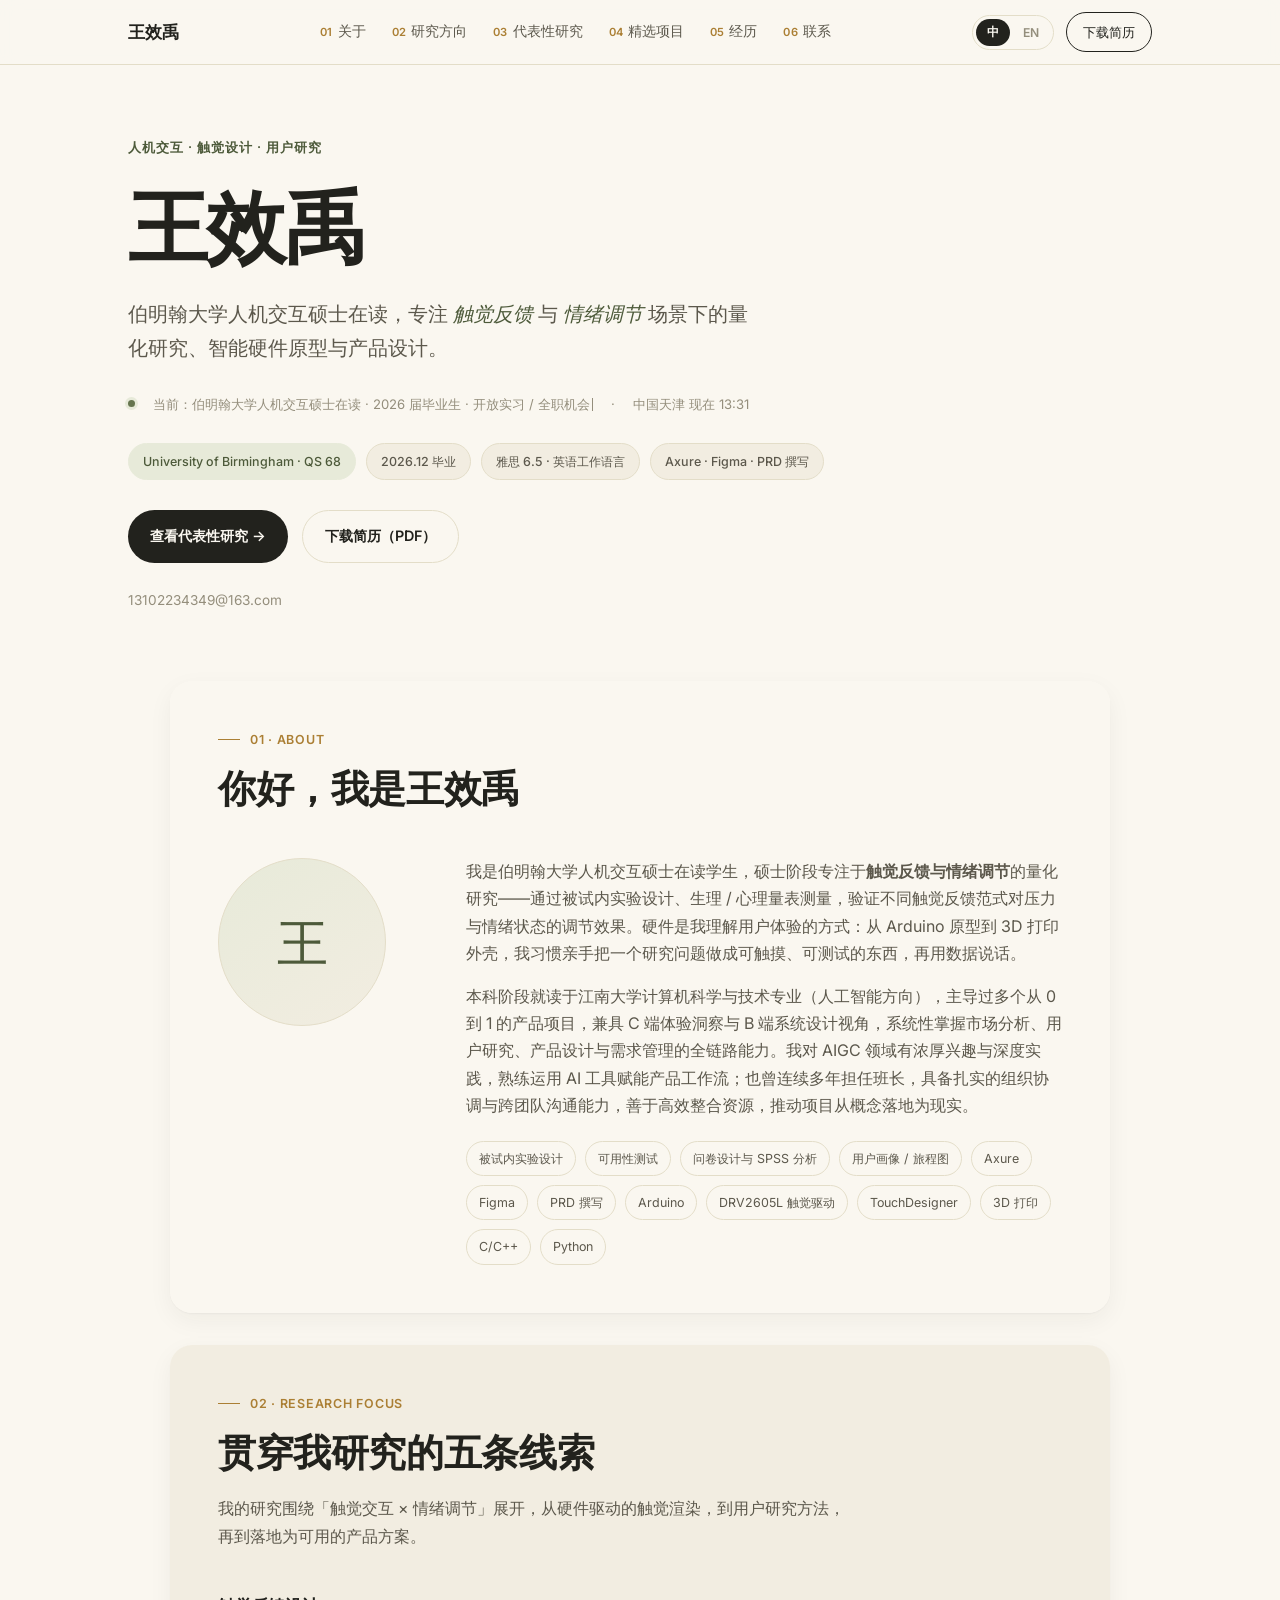
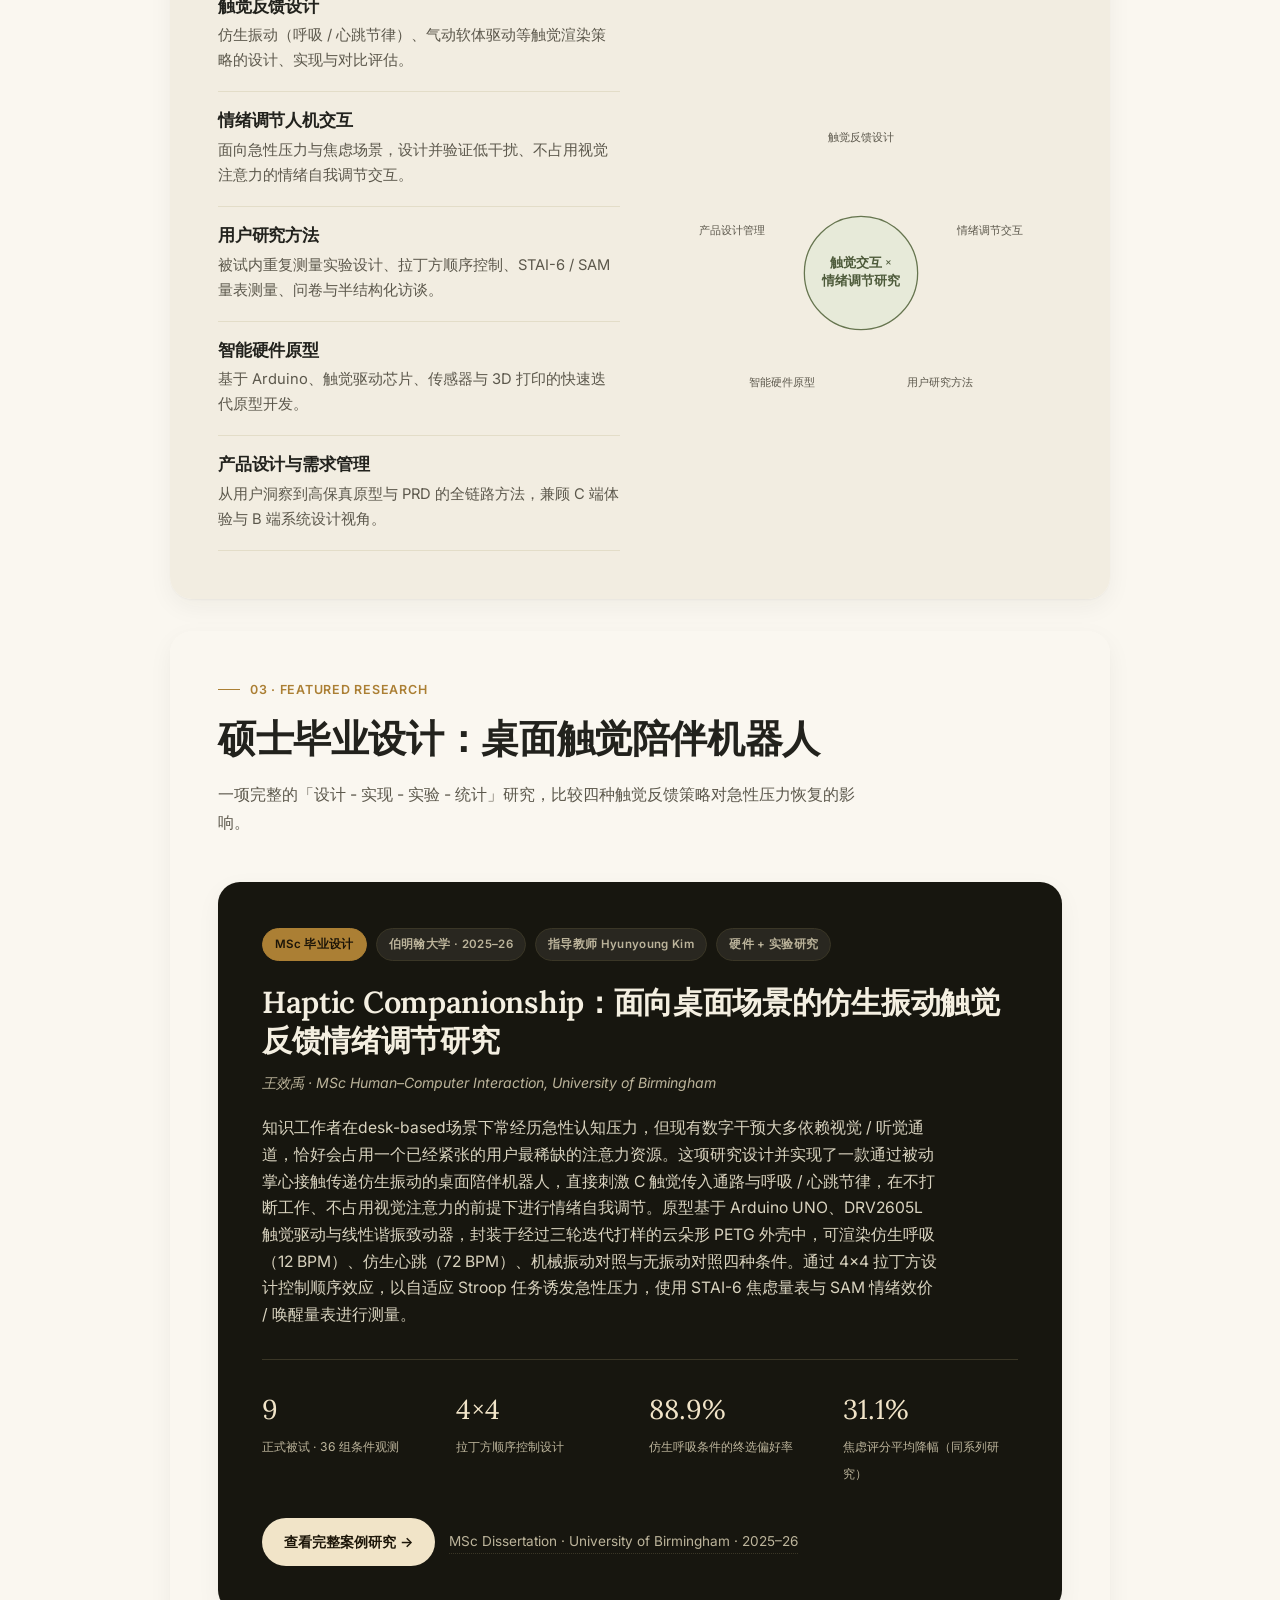
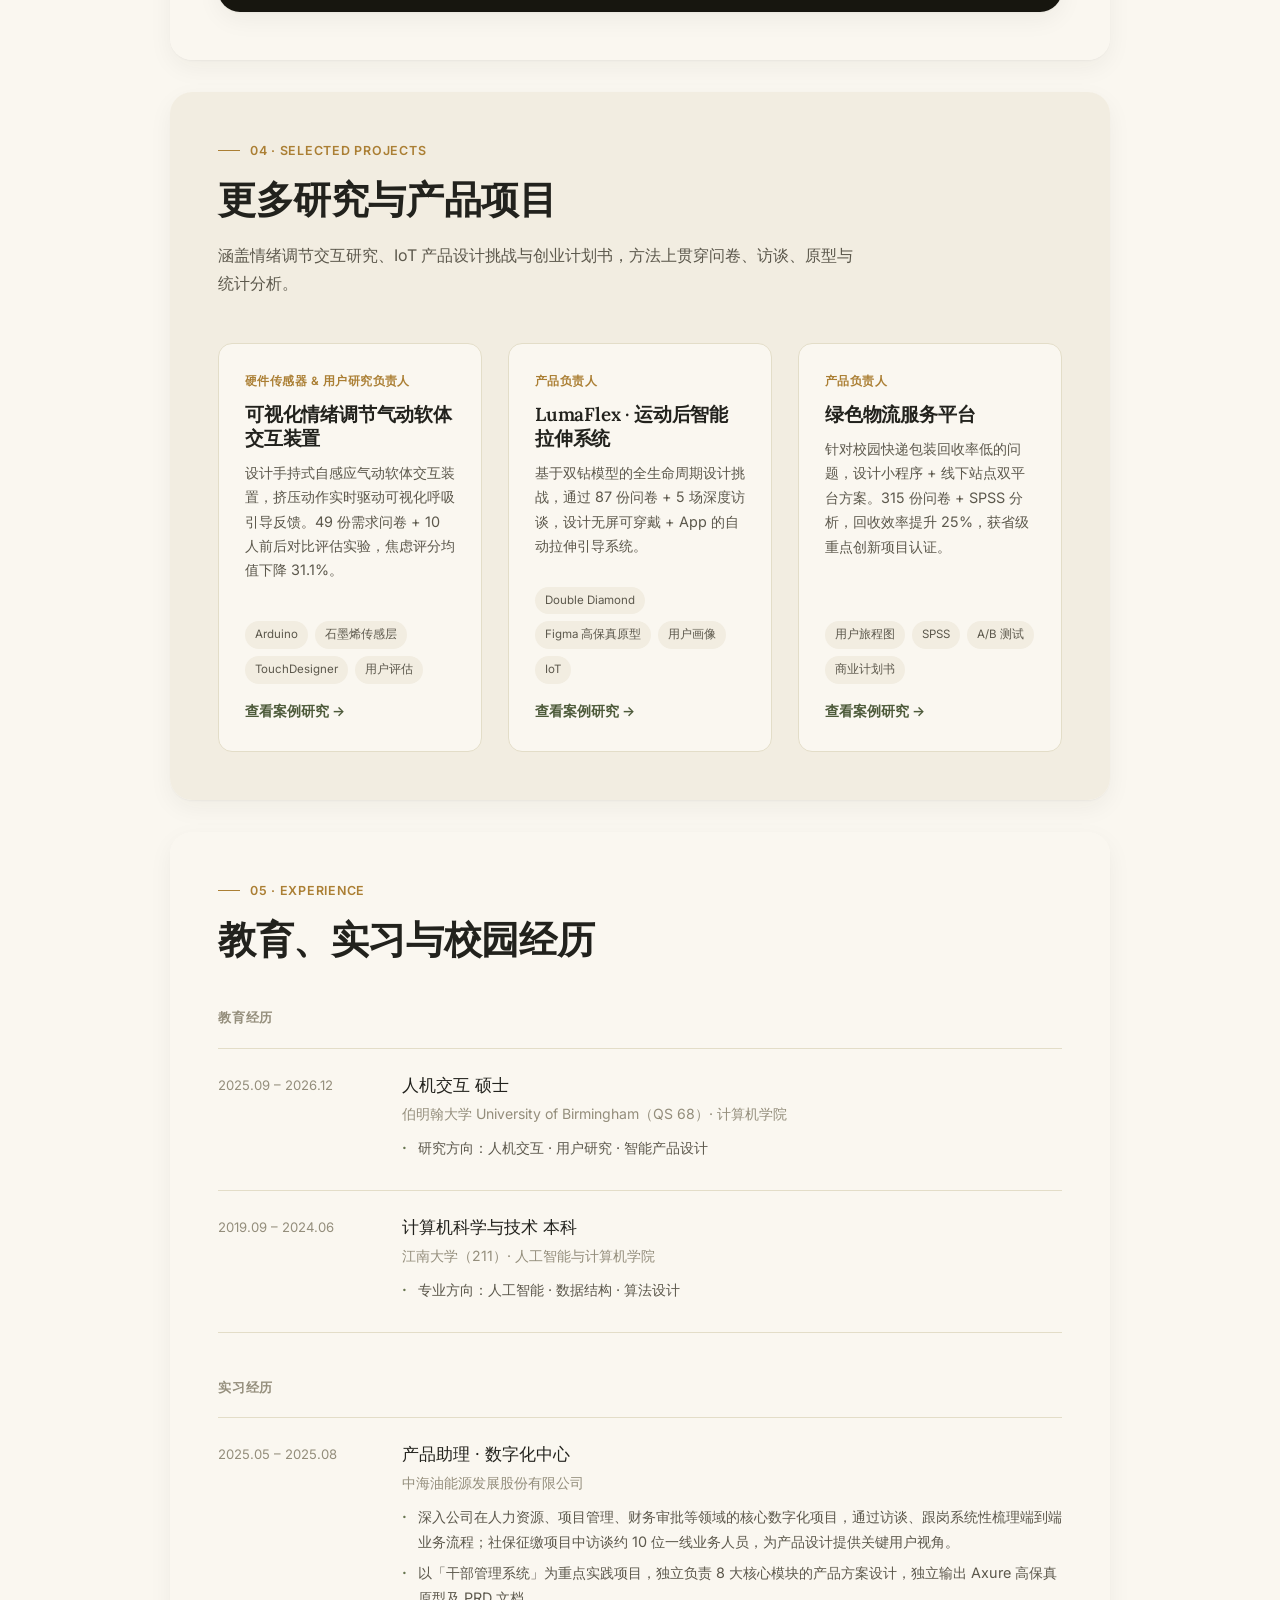
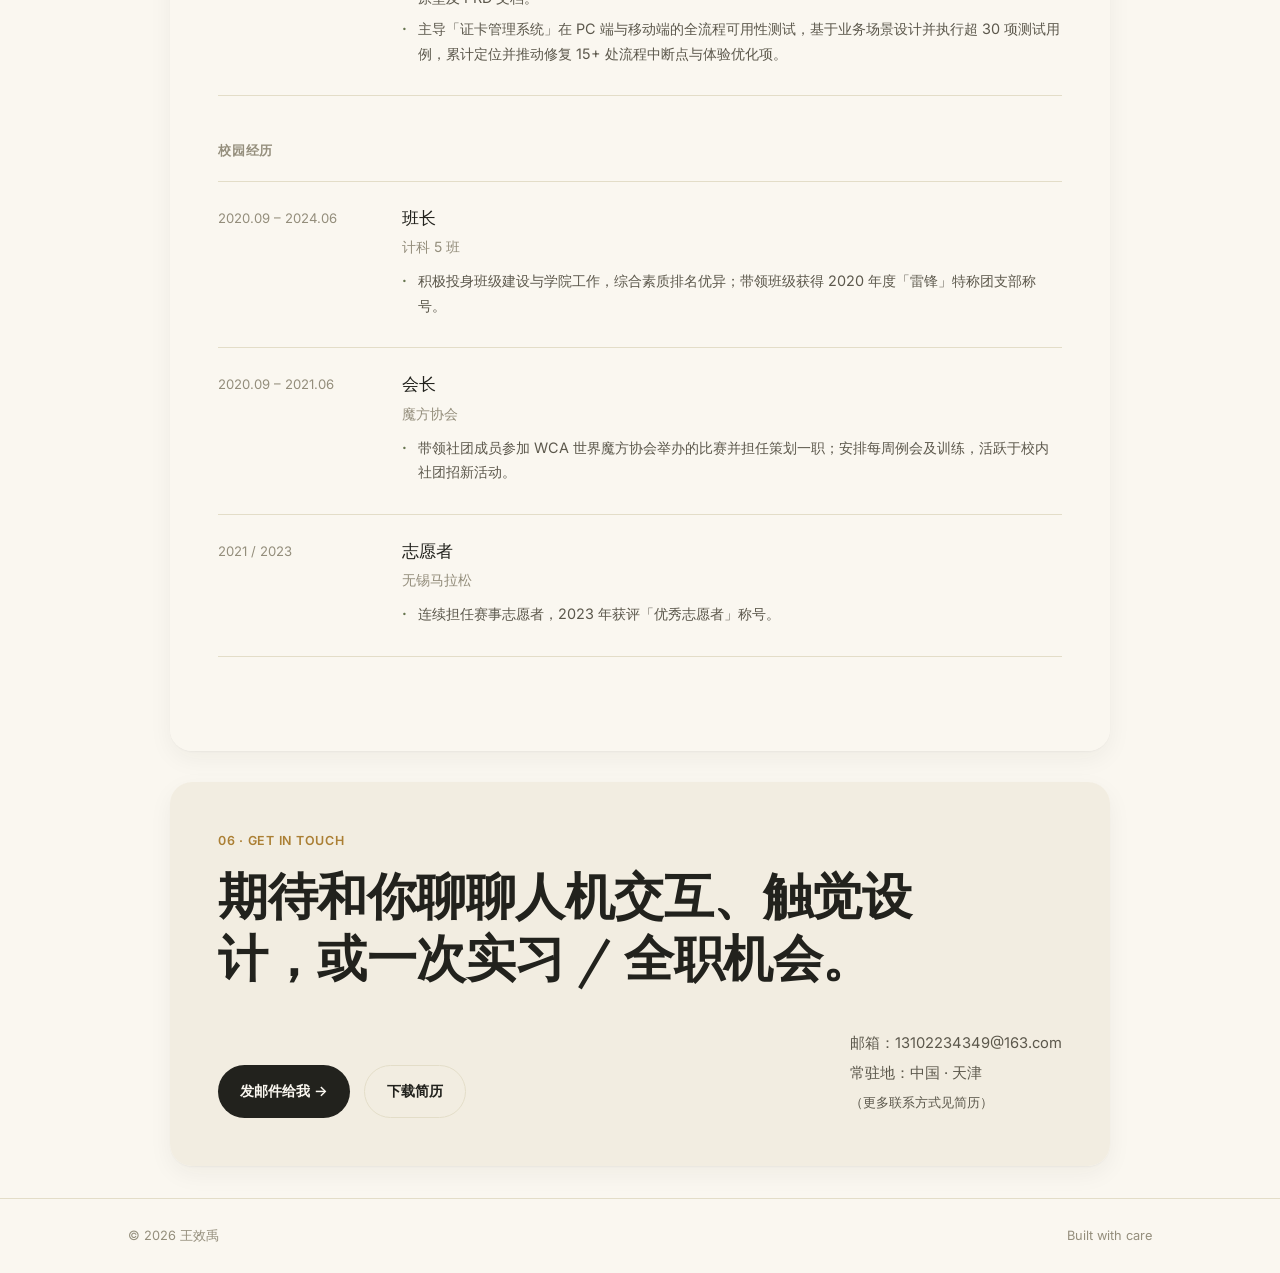
<file: index.html>
<!DOCTYPE html>
<html lang="zh-CN">
<head>
<meta charset="UTF-8">
<meta name="viewport" content="width=device-width, initial-scale=1.0">
<title data-i18n="home.meta.title">王效禹 — 人机交互 · 触觉设计 · 用户研究</title>
<meta name="description" data-i18n-attr="content:home.meta.description" content="王效禹的个人主页：伯明翰大学人机交互硕士在读，专注触觉反馈与情绪调节的量化研究、智能硬件原型与产品设计。">
<link rel="preconnect" href="https://fonts.googleapis.com">
<link rel="preconnect" href="https://fonts.gstatic.com" crossorigin>
<link rel="stylesheet" href="https://fonts.googleapis.com/css2?family=Lora:ital,wght@0,400;0,500;0,600;1,400&family=Inter:wght@400;500;600;700&display=swap">
<link rel="stylesheet" href="css/style.css">
</head>
<body>
<canvas id="ink-canvas" aria-hidden="true"></canvas>

<nav class="site-nav">
  <div class="wrap">
    <a href="#top" class="nav-name" data-i18n="common.name">王效禹</a>
    <div class="nav-links">
      <a href="#about"><span class="num">01</span><span data-i18n="nav.about">关于</span></a>
      <a href="#focus"><span class="num">02</span><span data-i18n="nav.focus">研究方向</span></a>
      <a href="#spotlight"><span class="num">03</span><span data-i18n="nav.spotlight">代表性研究</span></a>
      <a href="#projects"><span class="num">04</span><span data-i18n="nav.projects">精选项目</span></a>
      <a href="#experience"><span class="num">05</span><span data-i18n="nav.experience">经历</span></a>
      <a href="#contact"><span class="num">06</span><span data-i18n="nav.contact">联系</span></a>
    </div>
    <div class="nav-actions">
      <div class="lang-switch" role="group" aria-label="Language">
        <button type="button" data-lang-btn="zh" class="is-active">中</button>
        <button type="button" data-lang-btn="en">EN</button>
      </div>
      <a class="nav-cta" href="assets/resume.pdf" data-i18n="common.downloadResume">下载简历</a>
    </div>
  </div>
</nav>

<header id="top" class="hero">
  <div class="wrap">
    <span class="eyebrow" data-i18n="home.hero.eyebrow">人机交互 · 触觉设计 · 用户研究</span>
    <h1 data-i18n="common.name">王效禹</h1>
    <p class="tagline" data-i18n="home.hero.tagline">伯明翰大学人机交互硕士在读，专注 <em>触觉反馈</em> 与 <em>情绪调节</em> 场景下的量化研究、智能硬件原型与产品设计。</p>

    <div class="status-bar">
      <span class="dot"></span>
      <span class="typewriter" data-i18n-attr="data-typewriter:home.hero.status" data-typewriter="当前：伯明翰大学人机交互硕士在读 · 2026 届毕业生 · 开放实习 / 全职机会"></span>
      <span>·</span>
      <span><span data-i18n="home.hero.locationNow">中国天津 现在</span> <span data-cn-clock>--:--</span></span>
    </div>

    <div class="badge-row">
      <span class="badge accent">University of Birmingham · QS 68</span>
      <span class="badge" data-i18n="home.hero.badgeGrad">2026.12 毕业</span>
      <span class="badge" data-i18n="home.hero.badgeIelts">雅思 6.5 · 英语工作语言</span>
      <span class="badge" data-i18n="home.hero.badgeTools">Axure · Figma · PRD 撰写</span>
    </div>

    <div class="btn-row">
      <a class="btn btn-primary" href="#spotlight" data-i18n="home.hero.ctaSpotlight">查看代表性研究 →</a>
      <a class="btn btn-secondary" href="assets/resume.pdf" data-i18n="home.hero.ctaResume">下载简历（PDF）</a>
    </div>

    <p class="contact-line">
      <a href="mailto:13102234349@163.com">13102234349@163.com</a>
    </p>
  </div>
</header>

<!-- 01 关于 -->
<section id="about">
  <div class="wrap">
    <div class="section-head reveal">
      <span class="eyebrow">01 · About</span>
      <h2 data-i18n="home.about.title">你好，我是王效禹</h2>
    </div>
    <div class="about-grid reveal">
      <!-- 如果之后有头像照片，把下面这个 monogram div 换成
           <div class="avatar"><img src="assets/profile.jpg" alt="王效禹"></div> 即可 -->
      <div class="avatar"><span data-i18n="home.about.avatarInitial">王</span></div>
      <div>
        <p data-i18n="home.about.p1">我是伯明翰大学人机交互硕士在读学生，硕士阶段专注于<strong>触觉反馈与情绪调节</strong>的量化研究——通过被试内实验设计、生理 / 心理量表测量，验证不同触觉反馈范式对压力与情绪状态的调节效果。硬件是我理解用户体验的方式：从 Arduino 原型到 3D 打印外壳，我习惯亲手把一个研究问题做成可触摸、可测试的东西，再用数据说话。</p>
        <p data-i18n="home.about.p2">本科阶段就读于江南大学计算机科学与技术专业（人工智能方向），主导过多个从 0 到 1 的产品项目，兼具 C 端体验洞察与 B 端系统设计视角，系统性掌握市场分析、用户研究、产品设计与需求管理的全链路能力。我对 AIGC 领域有浓厚兴趣与深度实践，熟练运用 AI 工具赋能产品工作流；也曾连续多年担任班长，具备扎实的组织协调与跨团队沟通能力，善于高效整合资源，推动项目从概念落地为现实。</p>
        <div class="skill-tags">
          <span data-i18n="home.about.skill1">被试内实验设计</span>
          <span data-i18n="home.about.skill2">可用性测试</span>
          <span data-i18n="home.about.skill3">问卷设计与 SPSS 分析</span>
          <span data-i18n="home.about.skill4">用户画像 / 旅程图</span>
          <span>Axure</span>
          <span>Figma</span>
          <span data-i18n="home.about.skill5">PRD 撰写</span>
          <span>Arduino</span>
          <span data-i18n="home.about.skill6">DRV2605L 触觉驱动</span>
          <span>TouchDesigner</span>
          <span data-i18n="home.about.skill7">3D 打印</span>
          <span>C/C++</span>
          <span>Python</span>
        </div>
      </div>
    </div>
  </div>
</section>

<!-- 02 研究方向 -->
<section id="focus" class="alt">
  <div class="wrap">
    <div class="section-head reveal">
      <span class="eyebrow">02 · Research Focus</span>
      <h2 data-i18n="home.focus.title">贯穿我研究的五条线索</h2>
      <p data-i18n="home.focus.intro">我的研究围绕「触觉交互 × 情绪调节」展开，从硬件驱动的触觉渲染，到用户研究方法，再到落地为可用的产品方案。</p>
    </div>
    <div class="hub-wrap reveal">
      <div class="hub-list">
        <div class="hub-item">
          <h3 data-i18n="home.focus.item1.title">触觉反馈设计</h3>
          <p data-i18n="home.focus.item1.desc">仿生振动（呼吸 / 心跳节律）、气动软体驱动等触觉渲染策略的设计、实现与对比评估。</p>
        </div>
        <div class="hub-item">
          <h3 data-i18n="home.focus.item2.title">情绪调节人机交互</h3>
          <p data-i18n="home.focus.item2.desc">面向急性压力与焦虑场景，设计并验证低干扰、不占用视觉注意力的情绪自我调节交互。</p>
        </div>
        <div class="hub-item">
          <h3 data-i18n="home.focus.item3.title">用户研究方法</h3>
          <p data-i18n="home.focus.item3.desc">被试内重复测量实验设计、拉丁方顺序控制、STAI-6 / SAM 量表测量、问卷与半结构化访谈。</p>
        </div>
        <div class="hub-item">
          <h3 data-i18n="home.focus.item4.title">智能硬件原型</h3>
          <p data-i18n="home.focus.item4.desc">基于 Arduino、触觉驱动芯片、传感器与 3D 打印的快速迭代原型开发。</p>
        </div>
        <div class="hub-item">
          <h3 data-i18n="home.focus.item5.title">产品设计与需求管理</h3>
          <p data-i18n="home.focus.item5.desc">从用户洞察到高保真原型与 PRD 的全链路方法，兼顾 C 端体验与 B 端系统设计视角。</p>
        </div>
      </div>
      <div class="hub-diagram">
        <svg viewBox="0 0 440 440" xmlns="http://www.w3.org/2000/svg">
          <circle cx="220" cy="220" r="62" fill="var(--sage-light)" stroke="var(--sage)" stroke-width="1.4"></circle>
          <text x="220" y="213" text-anchor="middle" font-family="Lora, serif" font-size="14" fill="var(--sage-deep)" font-weight="600" data-i18n="home.focus.hubCenter1">触觉交互 ×</text>
          <text x="220" y="233" text-anchor="middle" font-family="Lora, serif" font-size="14" fill="var(--sage-deep)" font-weight="600" data-i18n="home.focus.hubCenter2">情绪调节研究</text>

          <g class="orbit-spoke">
            <g class="orbit-counter" style="transform-origin:220px 72px;" font-family="Inter, sans-serif" font-size="12.5" fill="var(--ink-soft)">
              <text x="220" y="72" text-anchor="middle" dominant-baseline="middle" data-i18n="home.focus.item1.title">触觉反馈设计</text>
            </g>
          </g>

          <g class="orbit-spoke">
            <g class="orbit-counter" style="transform-origin:361px 174px;" font-family="Inter, sans-serif" font-size="12.5" fill="var(--ink-soft)">
              <text x="361" y="174" text-anchor="middle" dominant-baseline="middle" data-i18n="home.focus.hubNode2">情绪调节交互</text>
            </g>
          </g>

          <g class="orbit-spoke">
            <g class="orbit-counter" style="transform-origin:307px 340px;" font-family="Inter, sans-serif" font-size="12.5" fill="var(--ink-soft)">
              <text x="307" y="340" text-anchor="middle" dominant-baseline="middle" data-i18n="home.focus.item3.title">用户研究方法</text>
            </g>
          </g>

          <g class="orbit-spoke">
            <g class="orbit-counter" style="transform-origin:133px 340px;" font-family="Inter, sans-serif" font-size="12.5" fill="var(--ink-soft)">
              <text x="133" y="340" text-anchor="middle" dominant-baseline="middle" data-i18n="home.focus.item4.title">智能硬件原型</text>
            </g>
          </g>

          <g class="orbit-spoke">
            <g class="orbit-counter" style="transform-origin:79px 174px;" font-family="Inter, sans-serif" font-size="12.5" fill="var(--ink-soft)">
              <text x="79" y="174" text-anchor="middle" dominant-baseline="middle" data-i18n="home.focus.hubNode5">产品设计管理</text>
            </g>
          </g>
        </svg>
      </div>
    </div>
  </div>
</section>

<!-- 03 代表性研究 -->
<section id="spotlight">
  <div class="wrap">
    <div class="section-head reveal">
      <span class="eyebrow">03 · Featured Research</span>
      <h2 data-i18n="home.spotlight.title">硕士毕业设计：桌面触觉陪伴机器人</h2>
      <p data-i18n="home.spotlight.intro">一项完整的「设计 - 实现 - 实验 - 统计」研究，比较四种触觉反馈策略对急性压力恢复的影响。</p>
    </div>
    <div class="spotlight-card reveal">
      <div class="spotlight-tags">
        <span class="hl" data-i18n="home.spotlight.tag1">MSc 毕业设计</span>
        <span data-i18n="home.spotlight.tag2">伯明翰大学 · 2025–26</span>
        <span data-i18n="home.spotlight.tag3">指导教师 Hyunyoung Kim</span>
        <span data-i18n="home.spotlight.tag4">硬件 + 实验研究</span>
      </div>
      <h3 data-i18n="home.spotlight.cardTitle">Haptic Companionship：面向桌面场景的仿生振动触觉反馈情绪调节研究</h3>
      <p class="byline" data-i18n="home.spotlight.byline">王效禹 · MSc Human–Computer Interaction, University of Birmingham</p>
      <p class="desc" data-i18n="home.spotlight.desc">知识工作者在desk-based场景下常经历急性认知压力，但现有数字干预大多依赖视觉 / 听觉通道，恰好会占用一个已经紧张的用户最稀缺的注意力资源。这项研究设计并实现了一款通过被动掌心接触传递仿生振动的桌面陪伴机器人，直接刺激 C 触觉传入通路与呼吸 / 心跳节律，在不打断工作、不占用视觉注意力的前提下进行情绪自我调节。原型基于 Arduino UNO、DRV2605L 触觉驱动与线性谐振致动器，封装于经过三轮迭代打样的云朵形 PETG 外壳中，可渲染仿生呼吸（12 BPM）、仿生心跳（72 BPM）、机械振动对照与无振动对照四种条件。通过 4×4 拉丁方设计控制顺序效应，以自适应 Stroop 任务诱发急性压力，使用 STAI-6 焦虑量表与 SAM 情绪效价 / 唤醒量表进行测量。</p>

      <div class="spotlight-stats">
        <div><span class="stat-num">9</span><span class="stat-label" data-i18n="home.spotlight.stat1">正式被试 · 36 组条件观测</span></div>
        <div><span class="stat-num">4×4</span><span class="stat-label" data-i18n="home.spotlight.stat2">拉丁方顺序控制设计</span></div>
        <div><span class="stat-num">88.9%</span><span class="stat-label" data-i18n="home.spotlight.stat3">仿生呼吸条件的终选偏好率</span></div>
        <div><span class="stat-num">31.1%</span><span class="stat-label" data-i18n="home.spotlight.stat4">焦虑评分平均降幅（同系列研究）</span></div>
      </div>

      <div class="spotlight-actions">
        <a class="btn-dark" href="projects/haptic-companionship.html" data-i18n="home.spotlight.ctaCase">查看完整案例研究 →</a>
        <span class="btn-ghost-dark">MSc Dissertation · University of Birmingham · 2025–26</span>
      </div>
    </div>
  </div>
</section>

<!-- 04 精选项目 -->
<section id="projects" class="alt">
  <div class="wrap">
    <div class="section-head reveal">
      <span class="eyebrow">04 · Selected Projects</span>
      <h2 data-i18n="home.projects.title">更多研究与产品项目</h2>
      <p data-i18n="home.projects.intro">涵盖情绪调节交互研究、IoT 产品设计挑战与创业计划书，方法上贯穿问卷、访谈、原型与统计分析。</p>
    </div>
    <div class="project-grid">
      <a class="project-card reveal" href="projects/emotion-regulation.html">
        <span class="kicker" data-i18n="home.projects.card1.kicker">硬件传感器 &amp; 用户研究负责人</span>
        <h3 data-i18n="home.projects.card1.title">可视化情绪调节气动软体交互装置</h3>
        <p data-i18n="home.projects.card1.desc">设计手持式自感应气动软体交互装置，挤压动作实时驱动可视化呼吸引导反馈。49 份需求问卷 + 10 人前后对比评估实验，焦虑评分均值下降 31.1%。</p>
        <div class="tags"><span>Arduino</span><span data-i18n="home.projects.card1.tag2">石墨烯传感层</span><span>TouchDesigner</span><span data-i18n="home.projects.card1.tag4">用户评估</span></div>
        <span class="go" data-i18n="home.projects.cta">查看案例研究 →</span>
      </a>
      <a class="project-card reveal" href="projects/lumaflex.html">
        <span class="kicker" data-i18n="home.projects.card2.kicker">产品负责人</span>
        <h3>LumaFlex · <span data-i18n="home.projects.card2.titleSuffix">运动后智能拉伸系统</span></h3>
        <p data-i18n="home.projects.card2.desc">基于双钻模型的全生命周期设计挑战，通过 87 份问卷 + 5 场深度访谈，设计无屏可穿戴 + App 的自动拉伸引导系统。</p>
        <div class="tags"><span>Double Diamond</span><span data-i18n="home.projects.card2.tag2">Figma 高保真原型</span><span data-i18n="home.projects.card2.tag3">用户画像</span><span>IoT</span></div>
        <span class="go" data-i18n="home.projects.cta">查看案例研究 →</span>
      </a>
      <a class="project-card reveal" href="projects/green-logistics.html">
        <span class="kicker" data-i18n="home.projects.card2.kicker">产品负责人</span>
        <h3 data-i18n="home.projects.card3.title">绿色物流服务平台</h3>
        <p data-i18n="home.projects.card3.desc">针对校园快递包装回收率低的问题，设计小程序 + 线下站点双平台方案。315 份问卷 + SPSS 分析，回收效率提升 25%，获省级重点创新项目认证。</p>
        <div class="tags"><span data-i18n="home.projects.card3.tag1">用户旅程图</span><span>SPSS</span><span data-i18n="home.projects.card3.tag3">A/B 测试</span><span data-i18n="home.projects.card3.tag4">商业计划书</span></div>
        <span class="go" data-i18n="home.projects.cta">查看案例研究 →</span>
      </a>
    </div>
  </div>
</section>

<!-- 05 经历 -->
<section id="experience">
  <div class="wrap">
    <div class="section-head reveal">
      <span class="eyebrow">05 · Experience</span>
      <h2 data-i18n="home.experience.title">教育、实习与校园经历</h2>
    </div>

    <div class="timeline-group reveal">
      <h3 data-i18n="home.experience.eduHeading">教育经历</h3>
      <div class="tl-item">
        <div class="tl-date">2025.09 – 2026.12</div>
        <div>
          <div class="tl-role" data-i18n="home.experience.edu1.role">人机交互 硕士</div>
          <div class="tl-org" data-i18n="home.experience.edu1.org">伯明翰大学 University of Birmingham（QS 68）· 计算机学院</div>
          <ul><li data-i18n="home.experience.edu1.bullet1">研究方向：人机交互 · 用户研究 · 智能产品设计</li></ul>
        </div>
      </div>
      <div class="tl-item">
        <div class="tl-date">2019.09 – 2024.06</div>
        <div>
          <div class="tl-role" data-i18n="home.experience.edu2.role">计算机科学与技术 本科</div>
          <div class="tl-org" data-i18n="home.experience.edu2.org">江南大学（211）· 人工智能与计算机学院</div>
          <ul><li data-i18n="home.experience.edu2.bullet1">专业方向：人工智能 · 数据结构 · 算法设计</li></ul>
        </div>
      </div>
    </div>

    <div class="timeline-group reveal">
      <h3 data-i18n="home.experience.internHeading">实习经历</h3>
      <div class="tl-item">
        <div class="tl-date">2025.05 – 2025.08</div>
        <div>
          <div class="tl-role" data-i18n="home.experience.intern1.role">产品助理 · 数字化中心</div>
          <div class="tl-org" data-i18n="home.experience.intern1.org">中海油能源发展股份有限公司</div>
          <ul>
            <li data-i18n="home.experience.intern1.bullet1">深入公司在人力资源、项目管理、财务审批等领域的核心数字化项目，通过访谈、跟岗系统性梳理端到端业务流程；社保征缴项目中访谈约 10 位一线业务人员，为产品设计提供关键用户视角。</li>
            <li data-i18n="home.experience.intern1.bullet2">以「干部管理系统」为重点实践项目，独立负责 8 大核心模块的产品方案设计，独立输出 Axure 高保真原型及 PRD 文档。</li>
            <li data-i18n="home.experience.intern1.bullet3">主导「证卡管理系统」在 PC 端与移动端的全流程可用性测试，基于业务场景设计并执行超 30 项测试用例，累计定位并推动修复 15+ 处流程中断点与体验优化项。</li>
          </ul>
        </div>
      </div>
    </div>

    <div class="timeline-group reveal">
      <h3 data-i18n="home.experience.campusHeading">校园经历</h3>
      <div class="tl-item">
        <div class="tl-date">2020.09 – 2024.06</div>
        <div>
          <div class="tl-role" data-i18n="home.experience.campus1.role">班长</div>
          <div class="tl-org" data-i18n="home.experience.campus1.org">计科 5 班</div>
          <ul><li data-i18n="home.experience.campus1.bullet1">积极投身班级建设与学院工作，综合素质排名优异；带领班级获得 2020 年度「雷锋」特称团支部称号。</li></ul>
        </div>
      </div>
      <div class="tl-item">
        <div class="tl-date">2020.09 – 2021.06</div>
        <div>
          <div class="tl-role" data-i18n="home.experience.campus2.role">会长</div>
          <div class="tl-org" data-i18n="home.experience.campus2.org">魔方协会</div>
          <ul><li data-i18n="home.experience.campus2.bullet1">带领社团成员参加 WCA 世界魔方协会举办的比赛并担任策划一职；安排每周例会及训练，活跃于校内社团招新活动。</li></ul>
        </div>
      </div>
      <div class="tl-item">
        <div class="tl-date">2021 / 2023</div>
        <div>
          <div class="tl-role" data-i18n="home.experience.campus3.role">志愿者</div>
          <div class="tl-org" data-i18n="home.experience.campus3.org">无锡马拉松</div>
          <ul><li data-i18n="home.experience.campus3.bullet1">连续担任赛事志愿者，2023 年获评「优秀志愿者」称号。</li></ul>
        </div>
      </div>
    </div>
  </div>
</section>

<!-- 06 联系 -->
<section id="contact" class="alt contact-section">
  <div class="wrap">
    <div class="reveal">
      <span class="eyebrow section-head-inline" style="display:block;font-size:.78rem;color:var(--gold);font-weight:600;letter-spacing:.06em;text-transform:uppercase;margin-bottom:14px;">06 · Get in Touch</span>
      <h2 data-i18n="home.contact.title">期待和你聊聊人机交互、触觉设计，或一次实习 / 全职机会。</h2>
      <div class="contact-grid">
        <div class="btn-row" style="margin-bottom:0;">
          <a class="btn btn-primary" href="mailto:13102234349@163.com" data-i18n="home.contact.ctaEmail">发邮件给我 →</a>
          <a class="btn btn-secondary" href="assets/resume.pdf" data-i18n="common.downloadResume">下载简历</a>
        </div>
        <div class="contact-details">
          <span data-i18n="home.contact.emailLabel">邮箱：</span><a href="mailto:13102234349@163.com">13102234349@163.com</a><br>
          <span data-i18n="home.contact.location">常驻地：中国 · 天津</span><br>
          <span style="font-size:.82rem;" data-i18n="home.contact.moreInfo">（更多联系方式见简历）</span>
        </div>
      </div>
    </div>
  </div>
</section>

<footer>
  <div class="wrap" style="display:flex;justify-content:space-between;flex-wrap:wrap;gap:10px;width:100%;">
    <span data-i18n="home.footer.copyright">© 2026 王效禹</span>
    <span>Built with care</span>
  </div>
</footer>

<script src="js/i18n.js"></script>
<script src="js/main.js"></script>
</body>
</html>
</file>
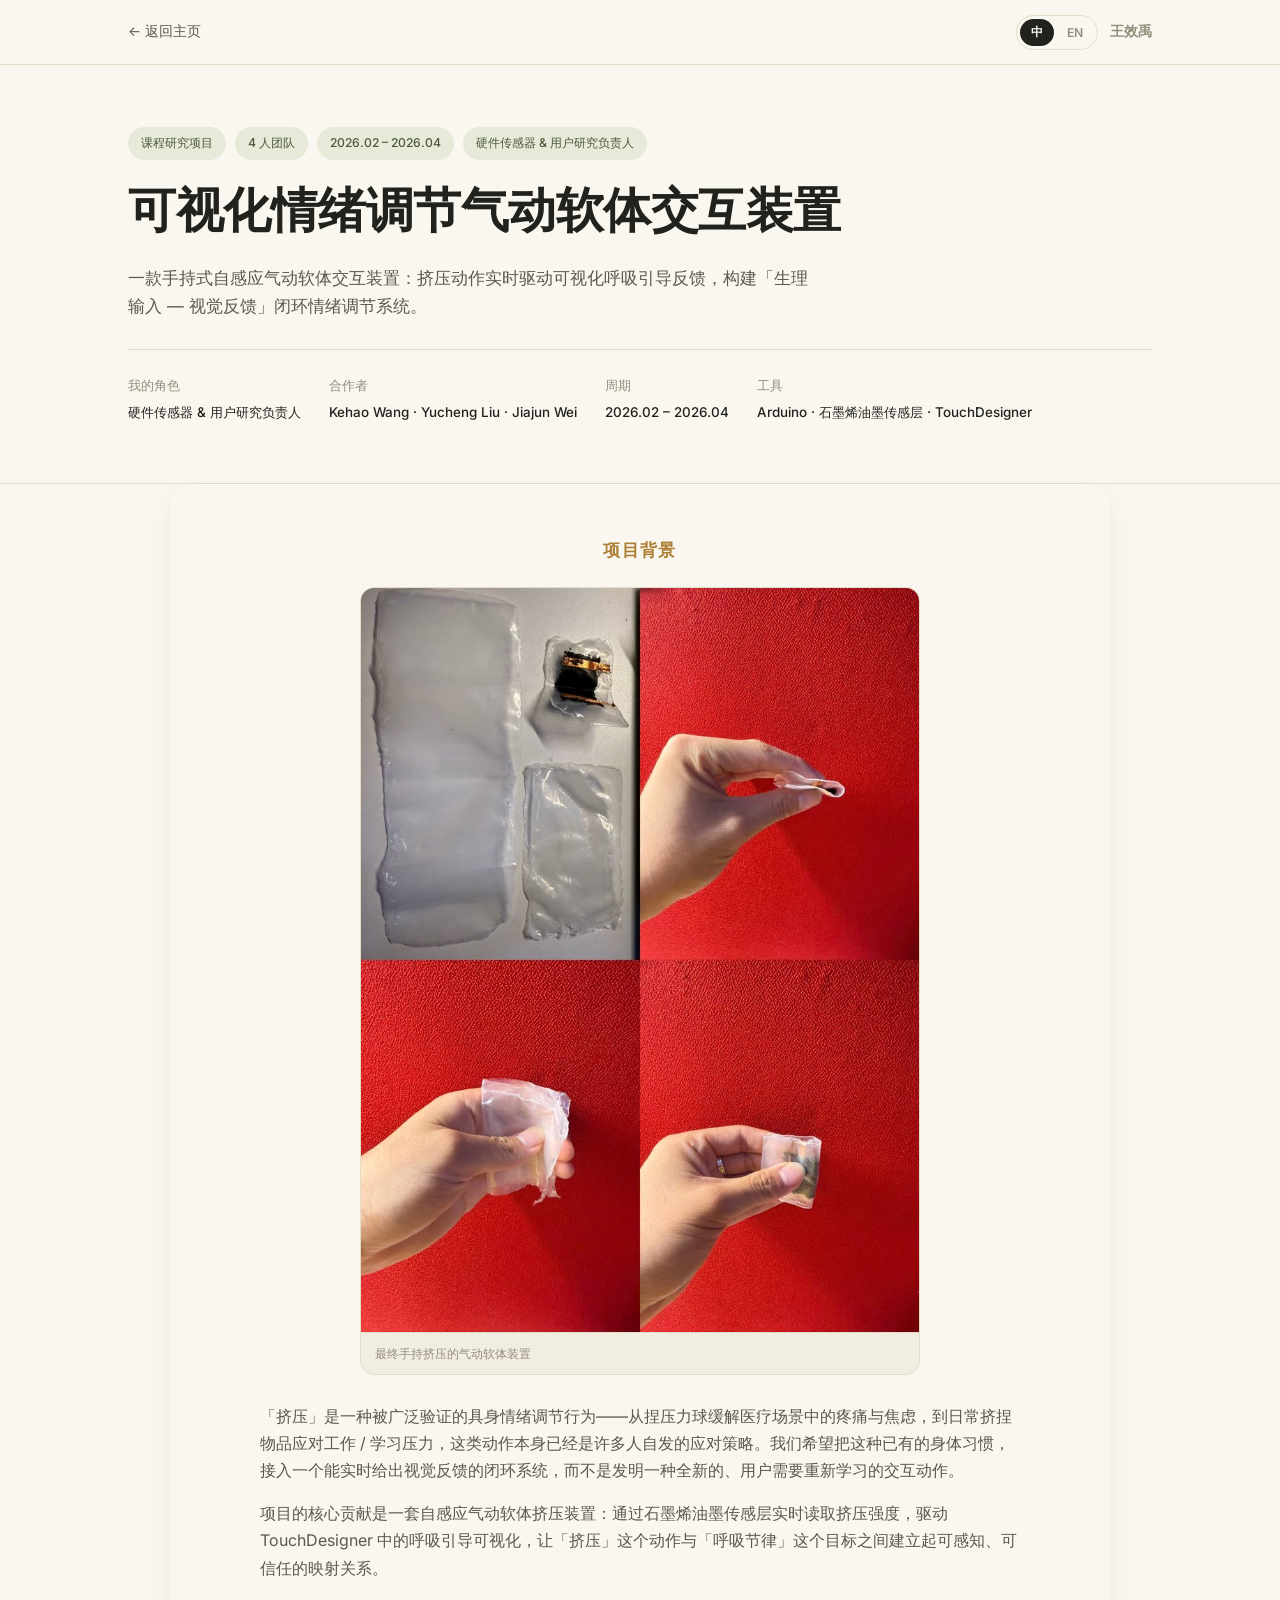
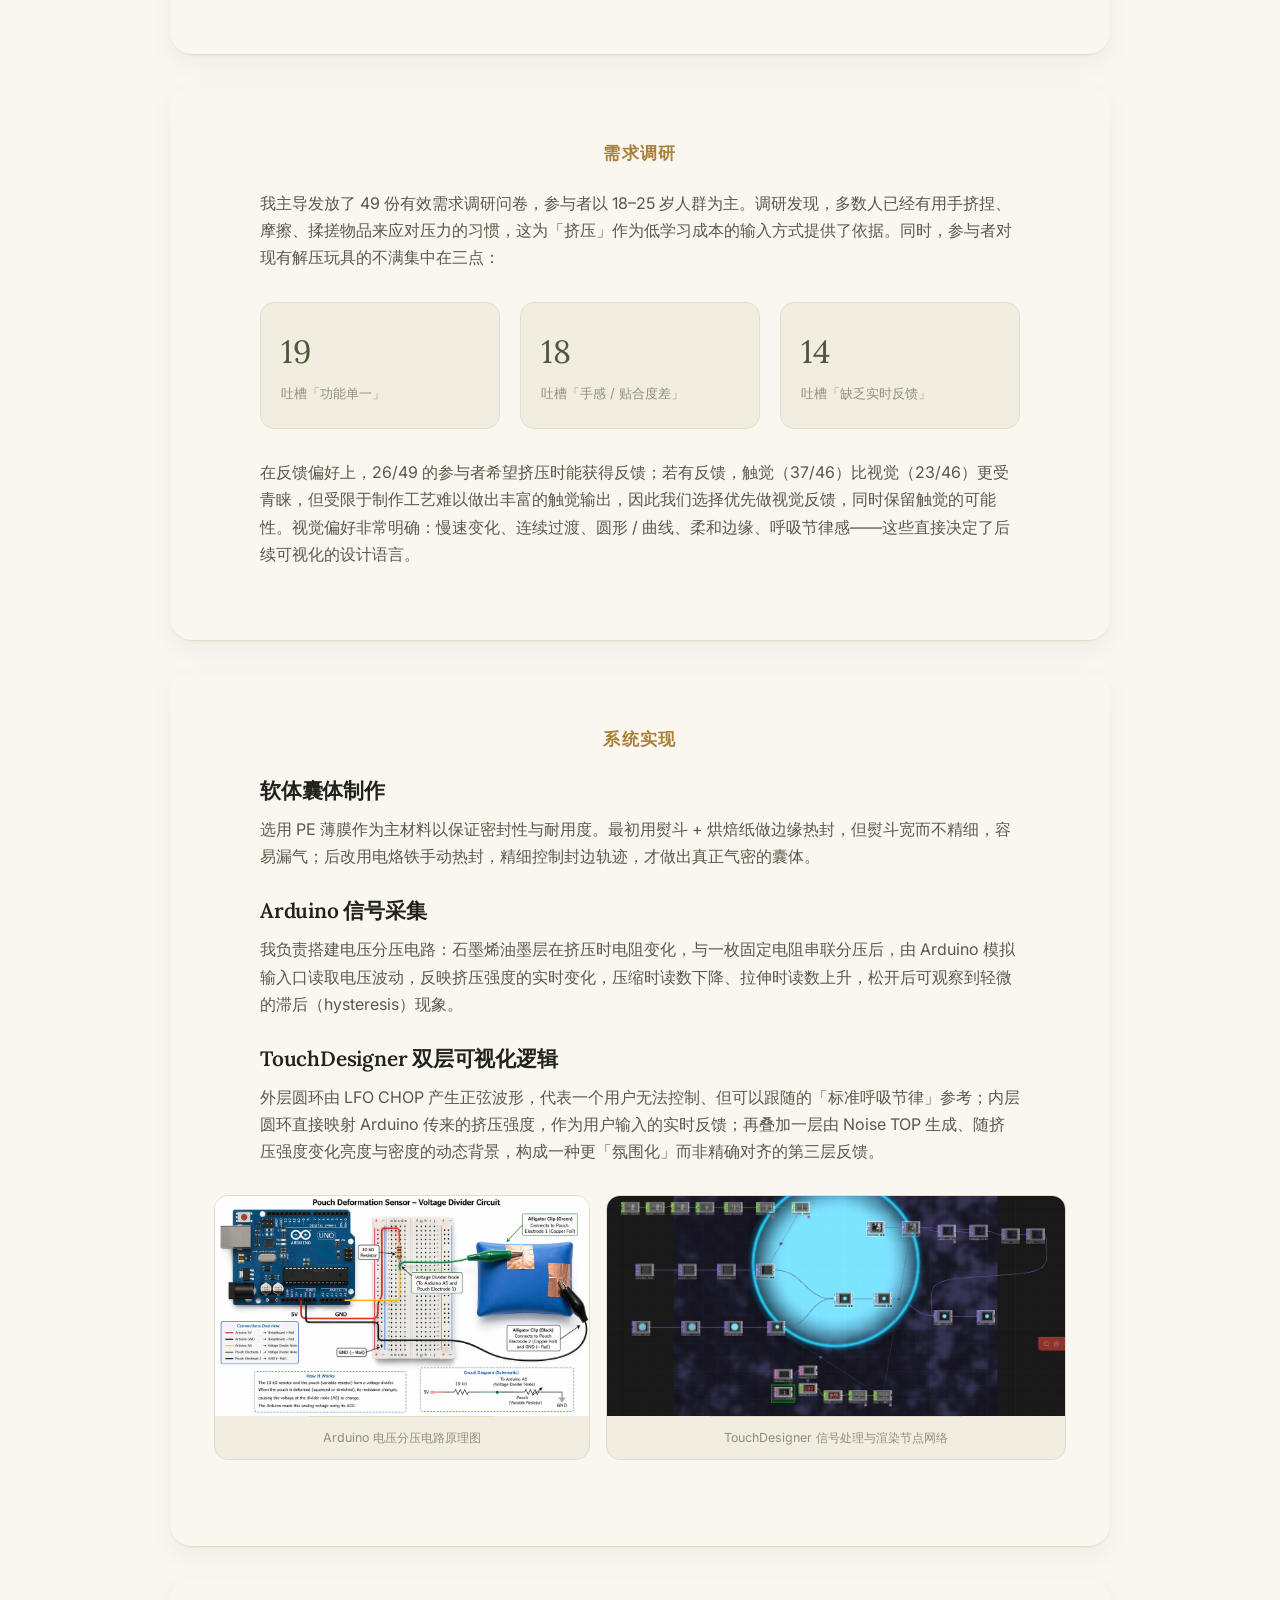
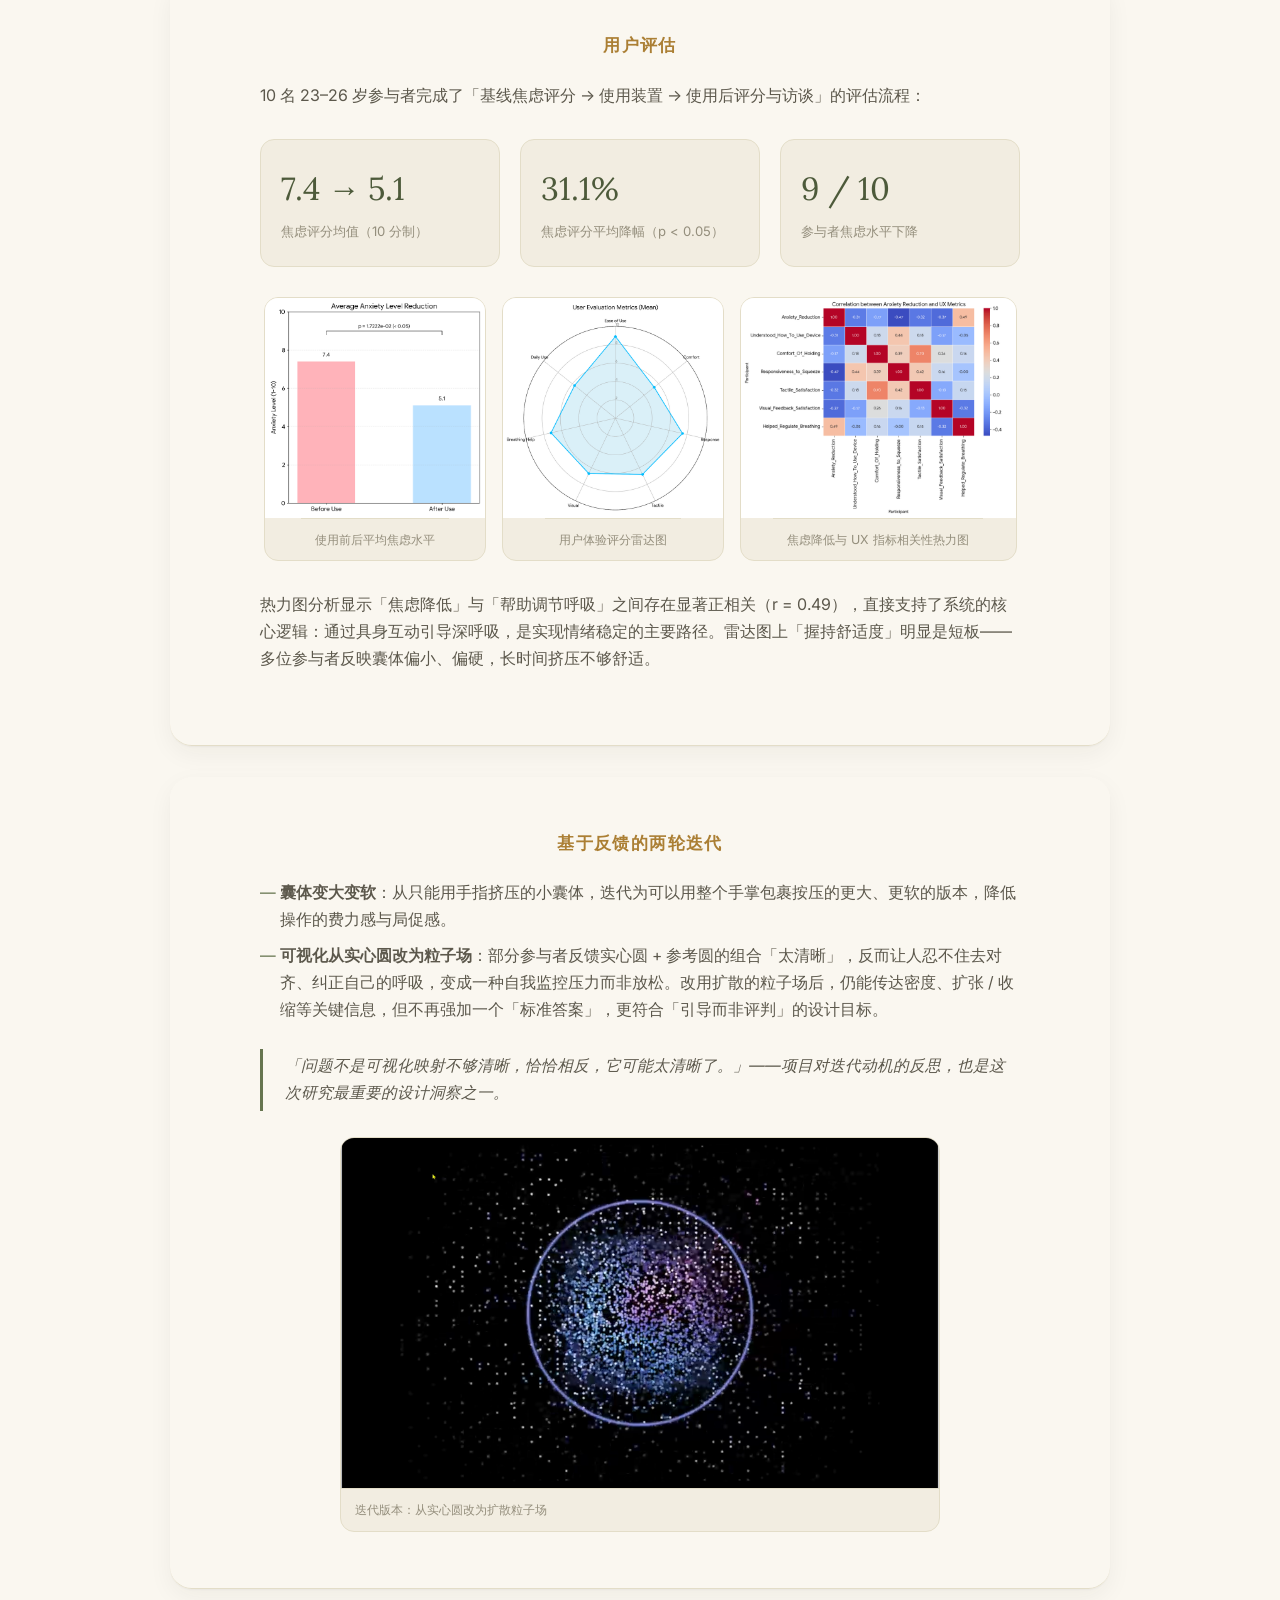
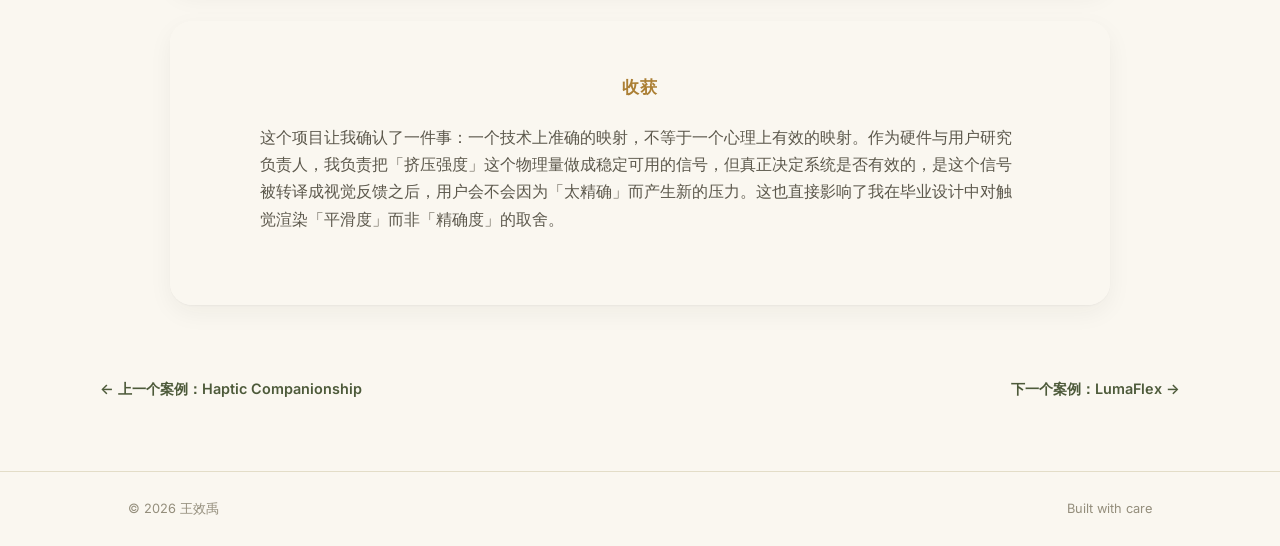
<file: projects/emotion-regulation.html>
<!DOCTYPE html>
<html lang="zh-CN">
<head>
<meta charset="UTF-8">
<meta name="viewport" content="width=device-width, initial-scale=1.0">
<title data-i18n="pouch.meta.title">可视化情绪调节气动软体交互装置 — 王效禹</title>
<meta name="description" data-i18n-attr="content:pouch.meta.description" content="手持式自感应气动软体交互装置：挤压动作实时驱动可视化呼吸引导反馈，构建情绪调节闭环。">
<link rel="preconnect" href="https://fonts.googleapis.com">
<link rel="preconnect" href="https://fonts.gstatic.com" crossorigin>
<link rel="stylesheet" href="https://fonts.googleapis.com/css2?family=Lora:ital,wght@0,400;0,500;0,600;1,400&family=Inter:wght@400;500;600;700&display=swap">
<link rel="stylesheet" href="../css/style.css">
</head>
<body>
<canvas id="ink-canvas" aria-hidden="true"></canvas>

<nav class="site-nav">
  <div class="wrap">
    <a href="../index.html#projects" class="nav-back" data-i18n="common.backToHome">← 返回主页</a>
    <div class="nav-actions">
      <div class="lang-switch" role="group" aria-label="Language">
        <button type="button" data-lang-btn="zh" class="is-active">中</button>
        <button type="button" data-lang-btn="en">EN</button>
      </div>
      <span class="nav-name" style="font-size:.85rem;color:var(--ink-faint);" data-i18n="common.name">王效禹</span>
    </div>
  </div>
</nav>

<header class="project-hero">
  <div class="wrap">
    <div class="tags">
      <span data-i18n="pouch.tag1">课程研究项目</span>
      <span data-i18n="pouch.tag2">4 人团队</span>
      <span>2026.02 – 2026.04</span>
      <span data-i18n="home.projects.card1.kicker">硬件传感器 &amp; 用户研究负责人</span>
    </div>
    <h1 data-i18n="home.projects.card1.title">可视化情绪调节气动软体交互装置</h1>
    <p class="subtitle" data-i18n="pouch.subtitle">一款手持式自感应气动软体交互装置：挤压动作实时驱动可视化呼吸引导反馈，构建「生理输入 — 视觉反馈」闭环情绪调节系统。</p>
    <div class="meta-row">
      <div><span class="meta-label" data-i18n="pouch.metaRoleLabel">我的角色</span><span class="meta-value" data-i18n="home.projects.card1.kicker">硬件传感器与用户研究负责人</span></div>
      <div><span class="meta-label" data-i18n="common.metaCollaborators">合作者</span><span class="meta-value">Kehao Wang · Yucheng Liu · Jiajun Wei</span></div>
      <div><span class="meta-label" data-i18n="common.metaTimeline">周期</span><span class="meta-value">2026.02 – 2026.04</span></div>
      <div><span class="meta-label" data-i18n="common.metaTools">工具</span><span class="meta-value">Arduino · <span data-i18n="pouch.metaToolsVal">石墨烯油墨传感层</span> · TouchDesigner</span></div>
    </div>
  </div>
</header>

<section class="pj-section">
  <div class="wrap">
    <h2 data-i18n="common.headingBackground">项目背景</h2>
    <div class="pj-body">
      <figure class="figure reveal" style="max-width:560px;margin:0 auto 28px;">
        <img src="../assets/img/pouch/prototype-in-hand.jpg" alt="从 PE 薄膜热封囊体到最终手持挤压的气动软体装置">
        <figcaption data-i18n="pouch.heroCap">最终手持挤压的气动软体装置</figcaption>
      </figure>
      <p data-i18n="pouch.bg.p1">「挤压」是一种被广泛验证的具身情绪调节行为——从捏压力球缓解医疗场景中的疼痛与焦虑，到日常挤捏物品应对工作 / 学习压力，这类动作本身已经是许多人自发的应对策略。我们希望把这种已有的身体习惯，接入一个能实时给出视觉反馈的闭环系统，而不是发明一种全新的、用户需要重新学习的交互动作。</p>
      <p data-i18n="pouch.bg.p2">项目的核心贡献是一套自感应气动软体挤压装置：通过石墨烯油墨传感层实时读取挤压强度，驱动 TouchDesigner 中的呼吸引导可视化，让「挤压」这个动作与「呼吸节律」这个目标之间建立起可感知、可信任的映射关系。</p>
    </div>
  </div>
</section>

<section class="pj-section">
  <div class="wrap">
    <h2 data-i18n="pouch.heading.research">需求调研</h2>
    <div class="pj-body">
      <p data-i18n="pouch.research.p1">我主导发放了 49 份有效需求调研问卷，参与者以 18–25 岁人群为主。调研发现，多数人已经有用手挤捏、摩擦、揉搓物品来应对压力的习惯，这为「挤压」作为低学习成本的输入方式提供了依据。同时，参与者对现有解压玩具的不满集中在三点：</p>
      <div class="stat-row">
        <div class="stat-box"><span class="num">19</span><span class="label" data-i18n="pouch.stat1">吐槽「功能单一」</span></div>
        <div class="stat-box"><span class="num">18</span><span class="label" data-i18n="pouch.stat2">吐槽「手感 / 贴合度差」</span></div>
        <div class="stat-box"><span class="num">14</span><span class="label" data-i18n="pouch.stat3">吐槽「缺乏实时反馈」</span></div>
      </div>
      <p data-i18n="pouch.research.p2">在反馈偏好上，26/49 的参与者希望挤压时能获得反馈；若有反馈，触觉（37/46）比视觉（23/46）更受青睐，但受限于制作工艺难以做出丰富的触觉输出，因此我们选择优先做视觉反馈，同时保留触觉的可能性。视觉偏好非常明确：慢速变化、连续过渡、圆形 / 曲线、柔和边缘、呼吸节律感——这些直接决定了后续可视化的设计语言。</p>
    </div>
  </div>
</section>

<section class="pj-section">
  <div class="wrap">
    <h2 data-i18n="pouch.heading.system">系统实现</h2>
    <div class="pj-body">
      <h3 data-i18n="pouch.heading.pouch">软体囊体制作</h3>
      <p data-i18n="pouch.system.p1">选用 PE 薄膜作为主材料以保证密封性与耐用度。最初用熨斗 + 烘焙纸做边缘热封，但熨斗宽而不精细，容易漏气；后改用电烙铁手动热封，精细控制封边轨迹，才做出真正气密的囊体。</p>
      <h3 data-i18n="pouch.heading.arduino">Arduino 信号采集</h3>
      <p data-i18n="pouch.system.p2">我负责搭建电压分压电路：石墨烯油墨层在挤压时电阻变化，与一枚固定电阻串联分压后，由 Arduino 模拟输入口读取电压波动，反映挤压强度的实时变化，压缩时读数下降、拉伸时读数上升，松开后可观察到轻微的滞后（hysteresis）现象。</p>
      <h3 data-i18n="pouch.heading.td">TouchDesigner 双层可视化逻辑</h3>
      <p data-i18n="pouch.system.p3">外层圆环由 LFO CHOP 产生正弦波形，代表一个用户无法控制、但可以跟随的「标准呼吸节律」参考；内层圆环直接映射 Arduino 传来的挤压强度，作为用户输入的实时反馈；再叠加一层由 Noise TOP 生成、随挤压强度变化亮度与密度的动态背景，构成一种更「氛围化」而非精确对齐的第三层反馈。</p>
    </div>

    <div class="img-grid cols-2 reveal">
      <figure class="figure">
        <img src="../assets/img/pouch/circuit-diagram.png" alt="压力传感电压分压电路原理图">
        <figcaption data-i18n="pouch.cap1">Arduino 电压分压电路原理图</figcaption>
      </figure>
      <figure class="figure">
        <img src="../assets/img/pouch/touchdesigner-network.png" alt="TouchDesigner 节点网络截图，展示信号处理与可视化渲染管线">
        <figcaption data-i18n="pouch.cap2">TouchDesigner 信号处理与渲染节点网络</figcaption>
      </figure>
    </div>
  </div>
</section>

<section class="pj-section">
  <div class="wrap">
    <h2 data-i18n="pouch.heading.eval">用户评估</h2>
    <div class="pj-body">
      <p data-i18n="pouch.eval.p1">10 名 23–26 岁参与者完成了「基线焦虑评分 → 使用装置 → 使用后评分与访谈」的评估流程：</p>
      <div class="stat-row">
        <div class="stat-box"><span class="num">7.4 → 5.1</span><span class="label" data-i18n="pouch.stat4">焦虑评分均值（10 分制）</span></div>
        <div class="stat-box"><span class="num">31.1%</span><span class="label" data-i18n="pouch.stat5">焦虑评分平均降幅（p &lt; 0.05）</span></div>
        <div class="stat-box"><span class="num">9 / 10</span><span class="label" data-i18n="pouch.stat6">参与者焦虑水平下降</span></div>
      </div>

      <div class="img-grid cols-3 reveal">
        <figure class="figure">
          <img src="../assets/img/pouch/chart-anxiety-before-after.png" alt="使用前后平均焦虑水平柱状图，7.4降至5.1，p小于0.05">
          <figcaption data-i18n="pouch.cap3">使用前后平均焦虑水平</figcaption>
        </figure>
        <figure class="figure">
          <img src="../assets/img/pouch/chart-radar-ux.png" alt="用户体验雷达图：易用性、舒适度、响应性、呼吸帮助等维度">
          <figcaption data-i18n="pouch.cap4">用户体验评分雷达图</figcaption>
        </figure>
        <figure class="figure">
          <img src="../assets/img/pouch/chart-heatmap.png" alt="焦虑降低与各项UX指标的相关性热力图">
          <figcaption data-i18n="pouch.cap5">焦虑降低与 UX 指标相关性热力图</figcaption>
        </figure>
      </div>

      <p data-i18n="pouch.eval.p2">热力图分析显示「焦虑降低」与「帮助调节呼吸」之间存在显著正相关（r = 0.49），直接支持了系统的核心逻辑：通过具身互动引导深呼吸，是实现情绪稳定的主要路径。雷达图上「握持舒适度」明显是短板——多位参与者反映囊体偏小、偏硬，长时间挤压不够舒适。</p>
    </div>
  </div>
</section>

<section class="pj-section">
  <div class="wrap">
    <h2 data-i18n="pouch.heading.iteration">基于反馈的两轮迭代</h2>
    <div class="pj-body">
      <ul>
        <li data-i18n="pouch.iter1"><strong>囊体变大变软</strong>：从只能用手指挤压的小囊体，迭代为可以用整个手掌包裹按压的更大、更软的版本，降低操作的费力感与局促感。</li>
        <li data-i18n="pouch.iter2"><strong>可视化从实心圆改为粒子场</strong>：部分参与者反馈实心圆 + 参考圆的组合「太清晰」，反而让人忍不住去对齐、纠正自己的呼吸，变成一种自我监控压力而非放松。改用扩散的粒子场后，仍能传达密度、扩张 / 收缩等关键信息，但不再强加一个「标准答案」，更符合「引导而非评判」的设计目标。</li>
      </ul>
      <div class="quote-block" data-i18n="pouch.quote">「问题不是可视化映射不够清晰，恰恰相反，它可能太清晰了。」——项目对迭代动机的反思，也是这次研究最重要的设计洞察之一。</div>
    </div>

    <figure class="figure reveal" style="max-width:600px;margin:26px auto 0;">
      <img src="../assets/img/pouch/particle-field-iteration.png" alt="迭代后的粒子场呼吸可视化效果">
      <figcaption data-i18n="pouch.cap6">迭代版本：从实心圆改为扩散粒子场</figcaption>
    </figure>
  </div>
</section>

<section class="pj-section">
  <div class="wrap">
    <h2 data-i18n="common.headingTakeaways">收获</h2>
    <div class="pj-body">
      <p data-i18n="pouch.takeaway.p1">这个项目让我确认了一件事：一个技术上准确的映射，不等于一个心理上有效的映射。作为硬件与用户研究负责人，我负责把「挤压强度」这个物理量做成稳定可用的信号，但真正决定系统是否有效的，是这个信号被转译成视觉反馈之后，用户会不会因为「太精确」而产生新的压力。这也直接影响了我在毕业设计中对触觉渲染「平滑度」而非「精确度」的取舍。</p>
    </div>
  </div>
</section>

<div class="wrap pj-nav">
  <a href="haptic-companionship.html" data-i18n="pouch.navBack">← 上一个案例：Haptic Companionship</a>
  <a href="lumaflex.html" data-i18n="pouch.navNext">下一个案例：LumaFlex →</a>
</div>

<footer>
  <div class="wrap" style="display:flex;justify-content:space-between;flex-wrap:wrap;gap:10px;width:100%;">
    <span data-i18n="home.footer.copyright">© 2026 王效禹</span>
    <span>Built with care</span>
  </div>
</footer>

<script src="../js/i18n.js"></script>
<script src="../js/main.js"></script>
</body>
</html>
</file>
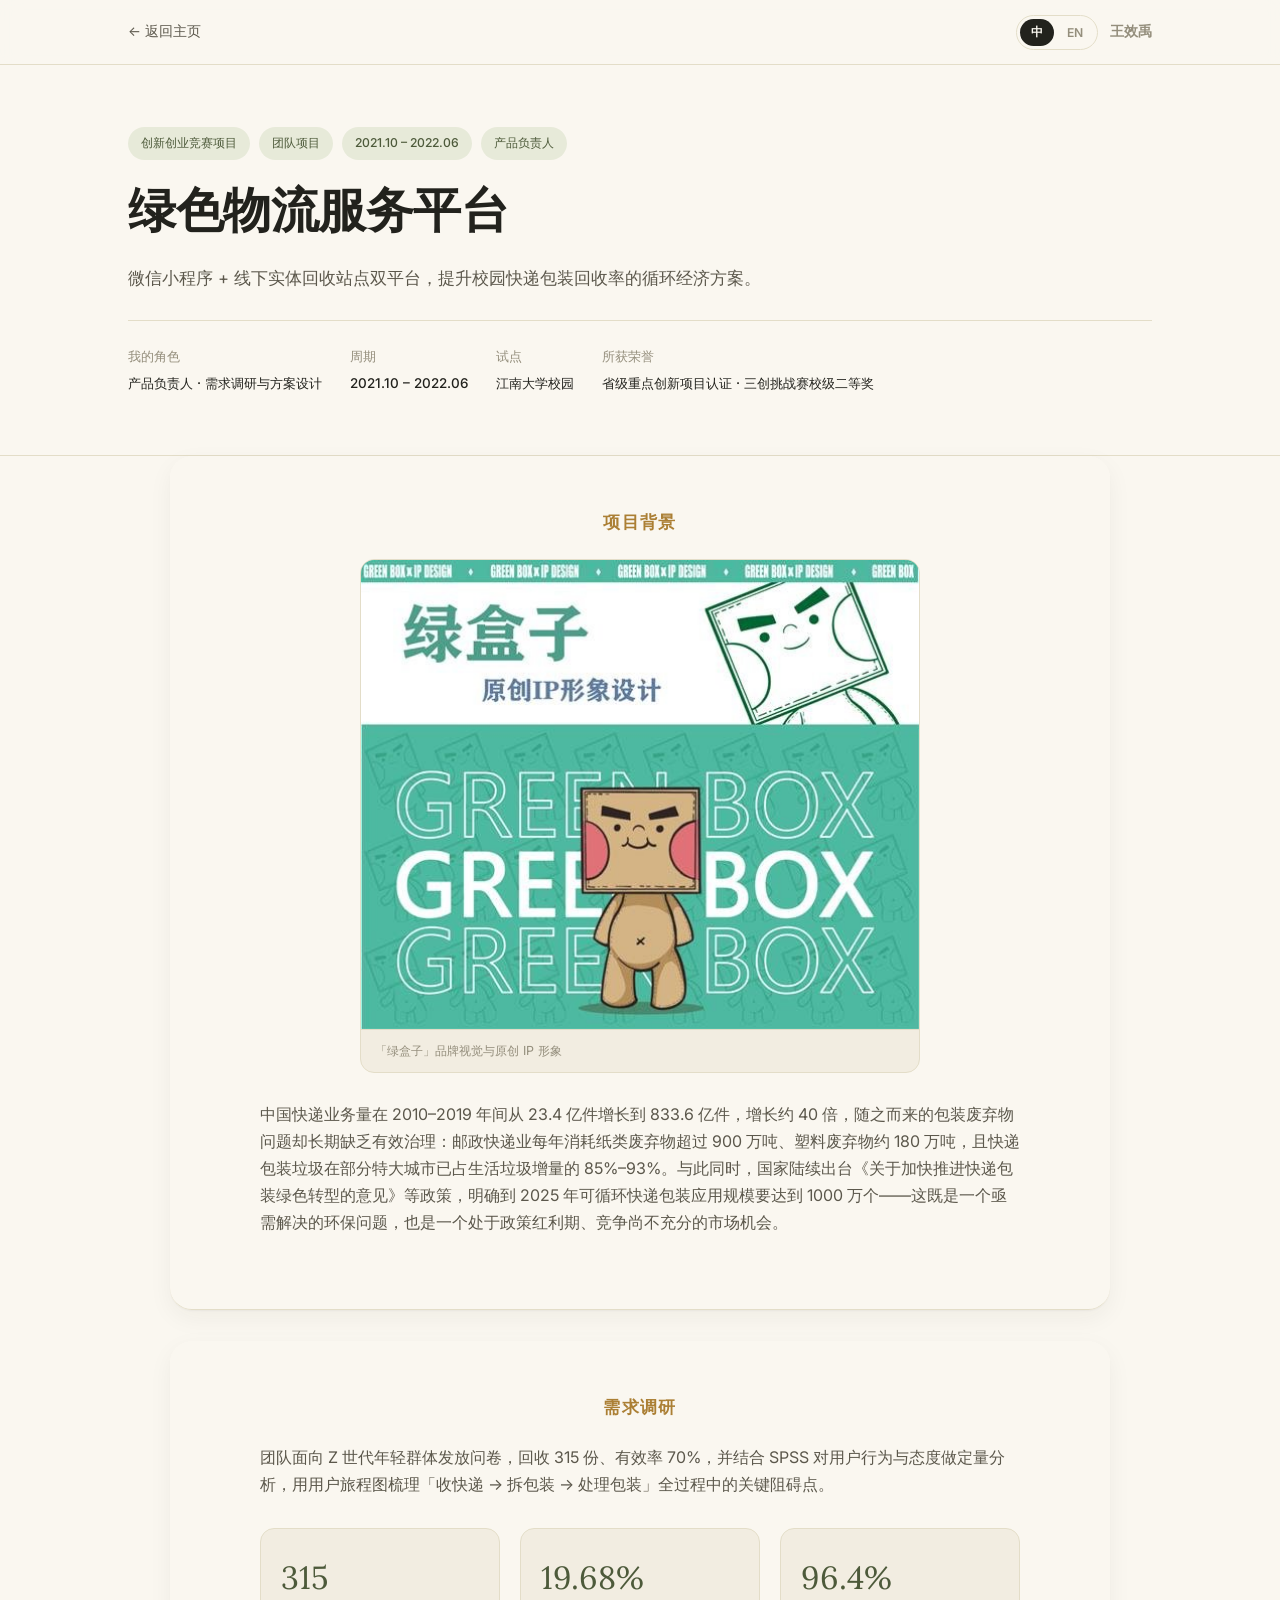
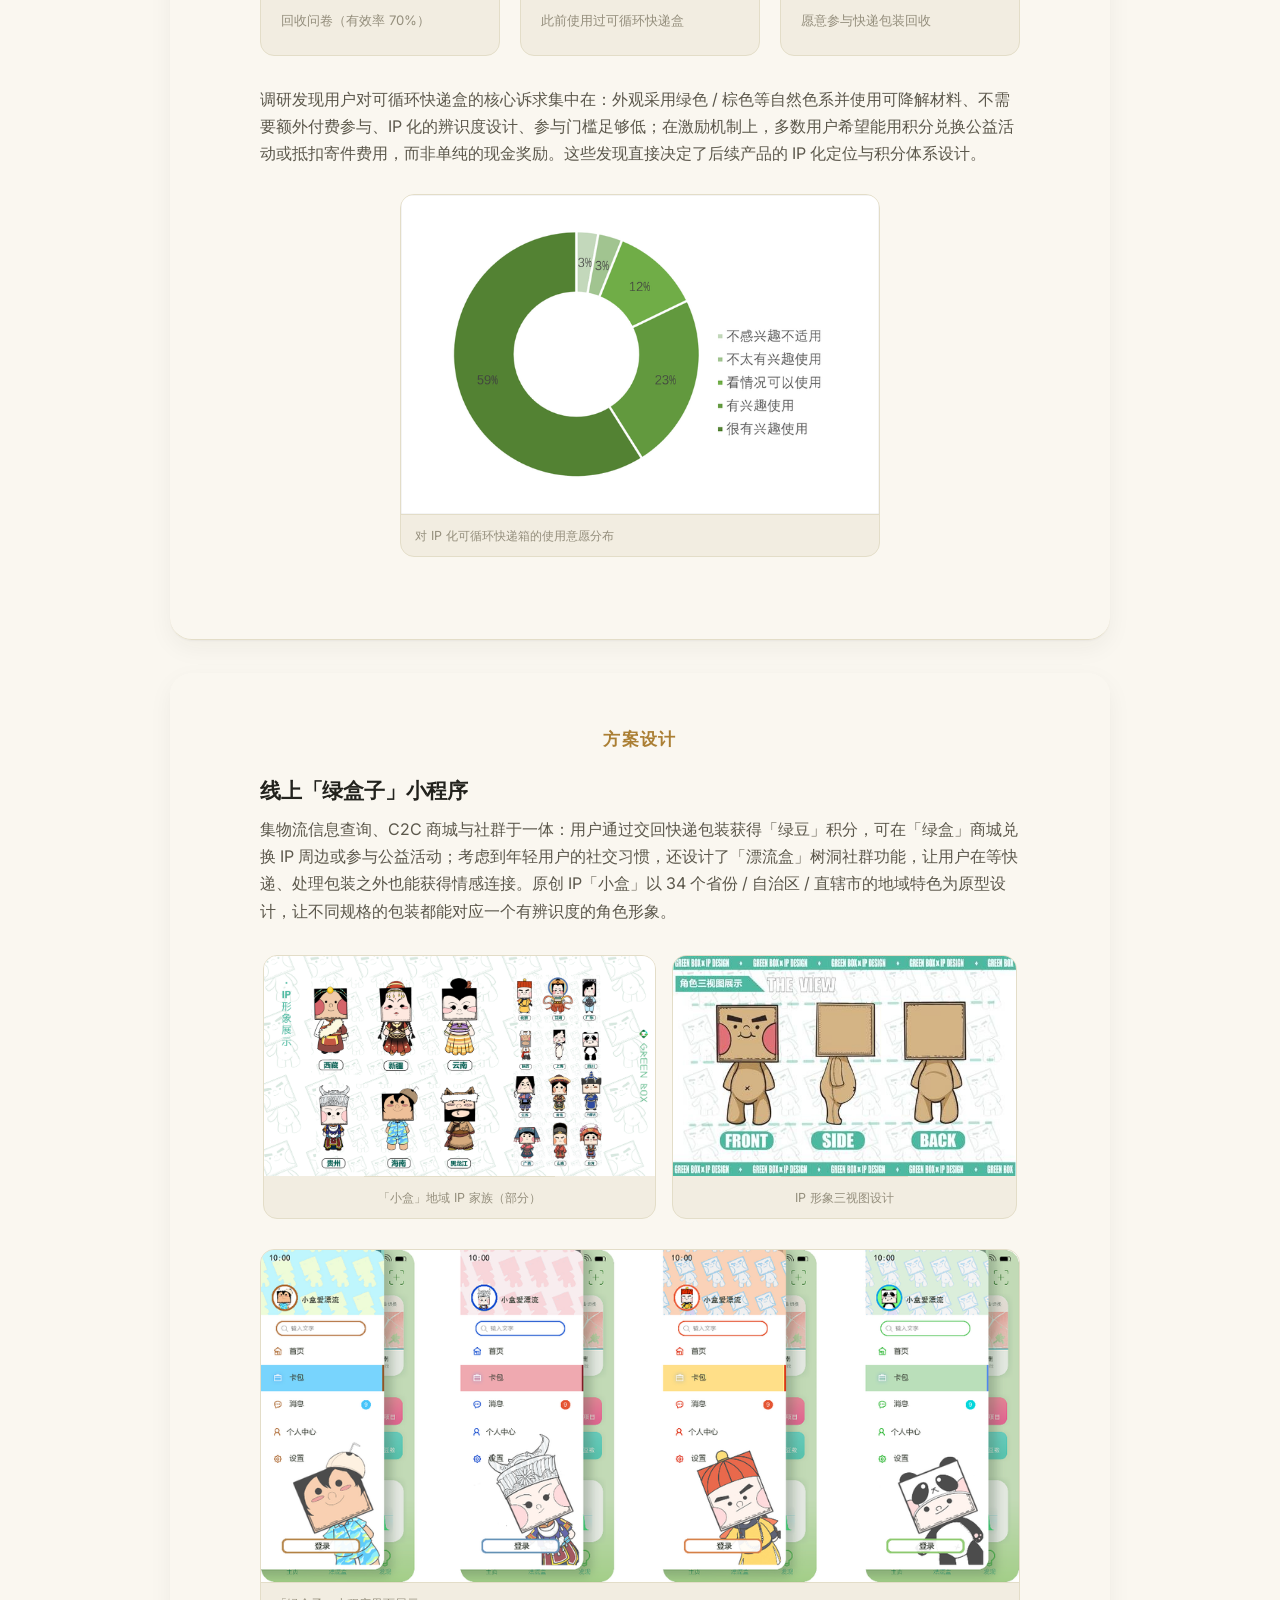
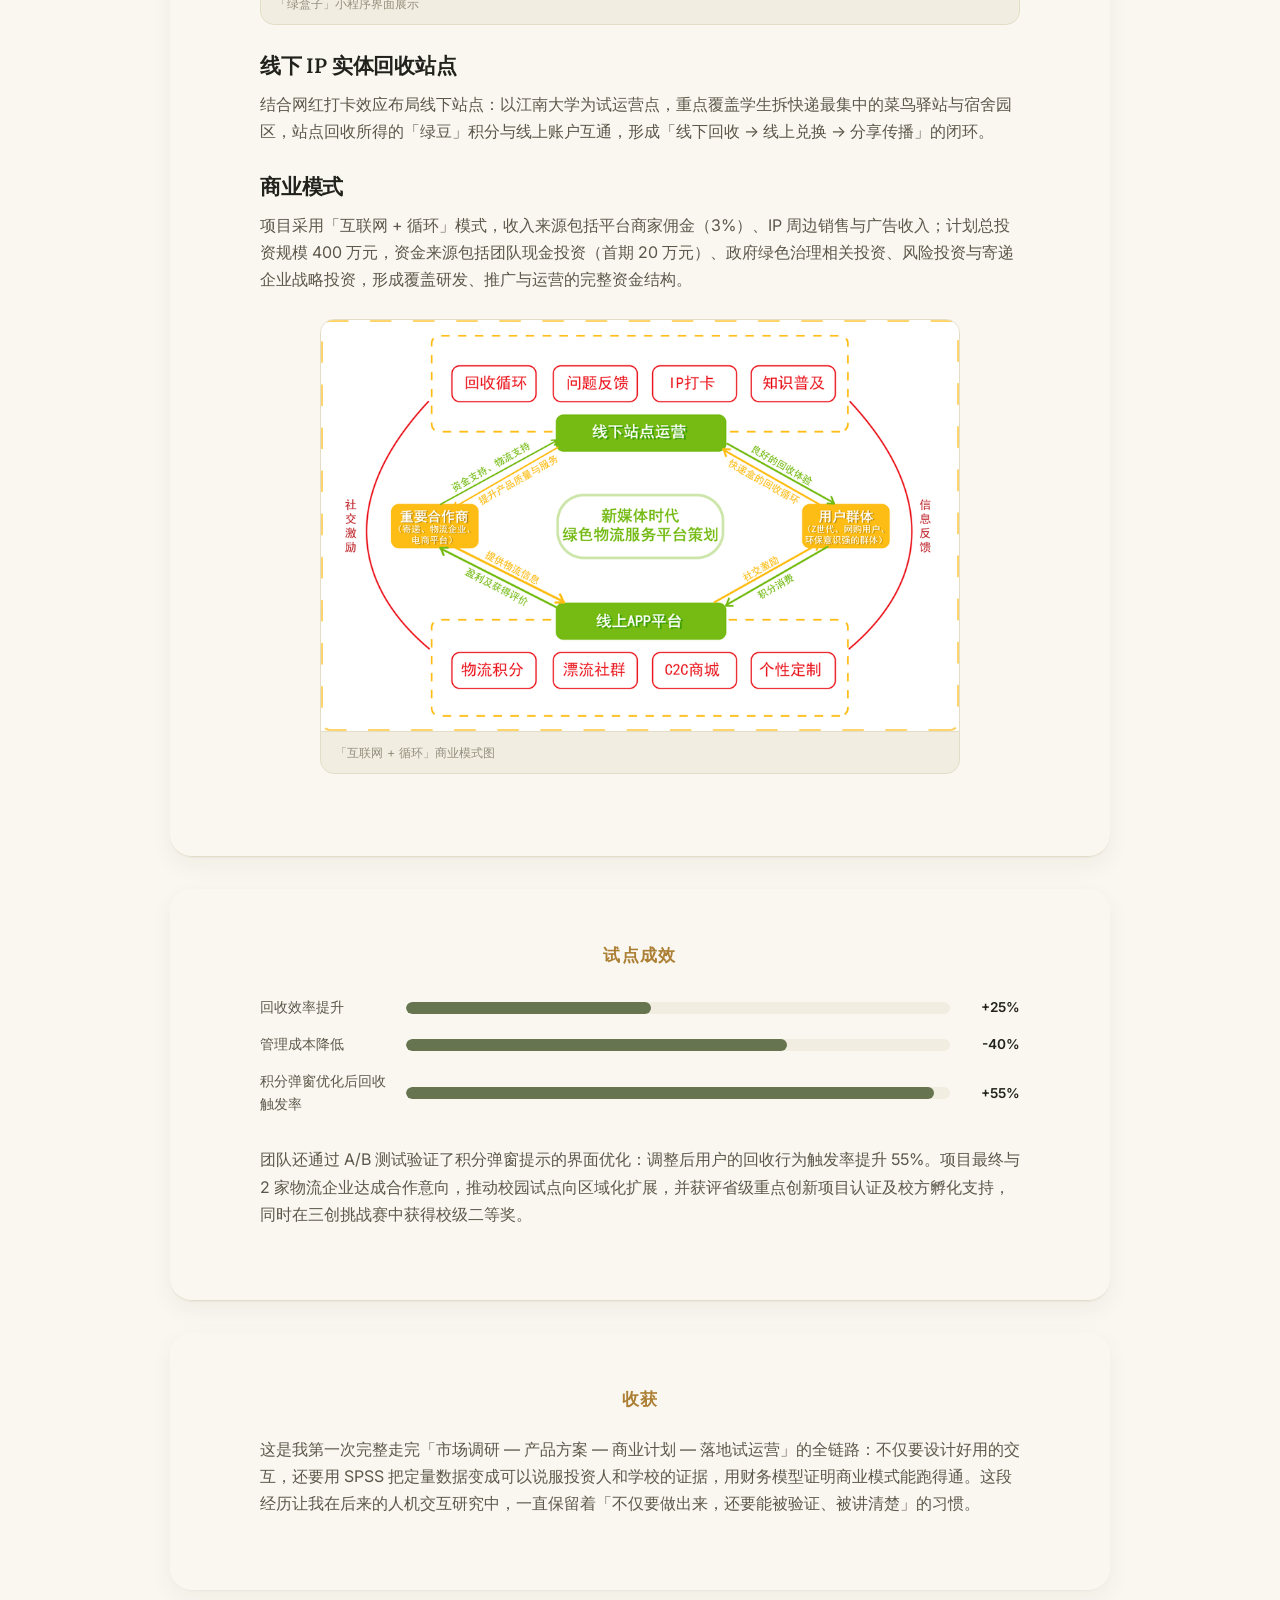
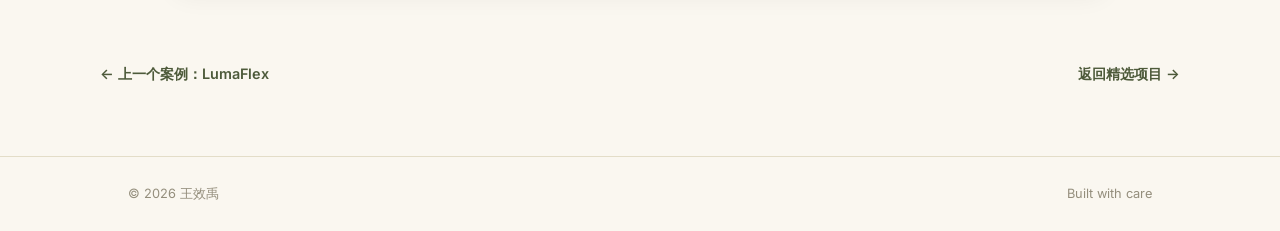
<file: projects/green-logistics.html>
<!DOCTYPE html>
<html lang="zh-CN">
<head>
<meta charset="UTF-8">
<meta name="viewport" content="width=device-width, initial-scale=1.0">
<title data-i18n="logistics.meta.title">绿色物流服务平台 — 王效禹</title>
<meta name="description" data-i18n-attr="content:logistics.meta.description" content="小程序 + 线下站点双平台的快递包装循环回收方案，江南大学试点：回收效率提升25%，管理成本降低40%。">
<link rel="preconnect" href="https://fonts.googleapis.com">
<link rel="preconnect" href="https://fonts.gstatic.com" crossorigin>
<link rel="stylesheet" href="https://fonts.googleapis.com/css2?family=Lora:ital,wght@0,400;0,500;0,600;1,400&family=Inter:wght@400;500;600;700&display=swap">
<link rel="stylesheet" href="../css/style.css">
</head>
<body>
<canvas id="ink-canvas" aria-hidden="true"></canvas>

<nav class="site-nav">
  <div class="wrap">
    <a href="../index.html#projects" class="nav-back" data-i18n="common.backToHome">← 返回主页</a>
    <div class="nav-actions">
      <div class="lang-switch" role="group" aria-label="Language">
        <button type="button" data-lang-btn="zh" class="is-active">中</button>
        <button type="button" data-lang-btn="en">EN</button>
      </div>
      <span class="nav-name" style="font-size:.85rem;color:var(--ink-faint);" data-i18n="common.name">王效禹</span>
    </div>
  </div>
</nav>

<header class="project-hero">
  <div class="wrap">
    <div class="tags">
      <span data-i18n="logistics.tag1">创新创业竞赛项目</span>
      <span data-i18n="logistics.tag2">团队项目</span>
      <span>2021.10 – 2022.06</span>
      <span data-i18n="home.projects.card2.kicker">产品负责人</span>
    </div>
    <h1 data-i18n="home.projects.card3.title">绿色物流服务平台</h1>
    <p class="subtitle" data-i18n="logistics.subtitle">微信小程序 + 线下实体回收站点双平台，提升校园快递包装回收率的循环经济方案。</p>
    <div class="meta-row">
      <div><span class="meta-label" data-i18n="pouch.metaRoleLabel">我的角色</span><span class="meta-value" data-i18n="logistics.metaRoleVal">产品负责人 · 需求调研与方案设计</span></div>
      <div><span class="meta-label" data-i18n="common.metaTimeline">周期</span><span class="meta-value">2021.10 – 2022.06</span></div>
      <div><span class="meta-label" data-i18n="logistics.metaPilotLabel">试点</span><span class="meta-value" data-i18n="logistics.metaPilotVal">江南大学校园</span></div>
      <div><span class="meta-label" data-i18n="logistics.metaAwardsLabel">所获荣誉</span><span class="meta-value" data-i18n="logistics.metaAwardsVal">省级重点创新项目认证 · 三创挑战赛校级二等奖</span></div>
    </div>
  </div>
</header>

<section class="pj-section">
  <div class="wrap">
    <h2 data-i18n="common.headingBackground">项目背景</h2>
    <div class="pj-body">
      <figure class="figure reveal" style="max-width:560px;margin:0 auto 28px;">
        <img src="../assets/img/logistics/brand-poster.jpg" alt="绿盒子品牌视觉海报，原创IP形象设计">
        <figcaption data-i18n="logistics.heroCap">「绿盒子」品牌视觉与原创 IP 形象</figcaption>
      </figure>
      <p data-i18n="logistics.bg.p1">中国快递业务量在 2010–2019 年间从 23.4 亿件增长到 833.6 亿件，增长约 40 倍，随之而来的包装废弃物问题却长期缺乏有效治理：邮政快递业每年消耗纸类废弃物超过 900 万吨、塑料废弃物约 180 万吨，且快递包装垃圾在部分特大城市已占生活垃圾增量的 85%–93%。与此同时，国家陆续出台《关于加快推进快递包装绿色转型的意见》等政策，明确到 2025 年可循环快递包装应用规模要达到 1000 万个——这既是一个亟需解决的环保问题，也是一个处于政策红利期、竞争尚不充分的市场机会。</p>
    </div>
  </div>
</section>

<section class="pj-section">
  <div class="wrap">
    <h2 data-i18n="logistics.heading.research">需求调研</h2>
    <div class="pj-body">
      <p data-i18n="logistics.research.p1">团队面向 Z 世代年轻群体发放问卷，回收 315 份、有效率 70%，并结合 SPSS 对用户行为与态度做定量分析，用用户旅程图梳理「收快递 → 拆包装 → 处理包装」全过程中的关键阻碍点。</p>
      <div class="stat-row">
        <div class="stat-box"><span class="num">315</span><span class="label" data-i18n="logistics.stat1">回收问卷（有效率 70%）</span></div>
        <div class="stat-box"><span class="num">19.68%</span><span class="label" data-i18n="logistics.stat2">此前使用过可循环快递盒</span></div>
        <div class="stat-box"><span class="num">96.4%</span><span class="label" data-i18n="logistics.stat3">愿意参与快递包装回收</span></div>
      </div>
      <p data-i18n="logistics.research.p2">调研发现用户对可循环快递盒的核心诉求集中在：外观采用绿色 / 棕色等自然色系并使用可降解材料、不需要额外付费参与、IP 化的辨识度设计、参与门槛足够低；在激励机制上，多数用户希望能用积分兑换公益活动或抵扣寄件费用，而非单纯的现金奖励。这些发现直接决定了后续产品的 IP 化定位与积分体系设计。</p>

      <figure class="figure reveal" style="max-width:480px;margin:26px auto;">
        <img src="../assets/img/logistics/chart-willingness.png" alt="用户对IP化可循环快递箱的使用意愿环形图">
        <figcaption data-i18n="logistics.cap1">对 IP 化可循环快递箱的使用意愿分布</figcaption>
      </figure>
    </div>
  </div>
</section>

<section class="pj-section">
  <div class="wrap">
    <h2 data-i18n="logistics.heading.solution">方案设计</h2>
    <div class="pj-body">
      <h3 data-i18n="logistics.heading.app">线上「绿盒子」小程序</h3>
      <p data-i18n="logistics.solution.p1">集物流信息查询、C2C 商城与社群于一体：用户通过交回快递包装获得「绿豆」积分，可在「绿盒」商城兑换 IP 周边或参与公益活动；考虑到年轻用户的社交习惯，还设计了「漂流盒」树洞社群功能，让用户在等快递、处理包装之外也能获得情感连接。原创 IP「小盒」以 34 个省份 / 自治区 / 直辖市的地域特色为原型设计，让不同规格的包装都能对应一个有辨识度的角色形象。</p>

      <div class="img-grid cols-2 reveal">
        <figure class="figure">
          <img src="../assets/img/logistics/ip-family.png" alt="34个省份地域特色IP形象「小盒」家族展示">
          <figcaption data-i18n="logistics.cap2">「小盒」地域 IP 家族（部分）</figcaption>
        </figure>
        <figure class="figure">
          <img src="../assets/img/logistics/ip-turnaround.jpg" alt="IP形象小盒的正面侧面背面三视图">
          <figcaption data-i18n="logistics.cap3">IP 形象三视图设计</figcaption>
        </figure>
      </div>

      <figure class="figure reveal" style="margin:26px auto;">
        <img src="../assets/img/logistics/app-ui-screens.png" alt="绿盒子小程序界面截图展示">
        <figcaption data-i18n="logistics.cap4">「绿盒子」小程序界面展示</figcaption>
      </figure>

      <h3 data-i18n="logistics.heading.offline">线下 IP 实体回收站点</h3>
      <p data-i18n="logistics.solution.p2">结合网红打卡效应布局线下站点：以江南大学为试运营点，重点覆盖学生拆快递最集中的菜鸟驿站与宿舍园区，站点回收所得的「绿豆」积分与线上账户互通，形成「线下回收 → 线上兑换 → 分享传播」的闭环。</p>
      <h3 data-i18n="logistics.heading.business">商业模式</h3>
      <p data-i18n="logistics.solution.p3">项目采用「互联网 + 循环」模式，收入来源包括平台商家佣金（3%）、IP 周边销售与广告收入；计划总投资规模 400 万元，资金来源包括团队现金投资（首期 20 万元）、政府绿色治理相关投资、风险投资与寄递企业战略投资，形成覆盖研发、推广与运营的完整资金结构。</p>

      <figure class="figure reveal" style="max-width:640px;margin:26px auto;">
        <img src="../assets/img/logistics/business-model.png" alt="互联网加循环商业模式循环图">
        <figcaption data-i18n="logistics.cap5">「互联网 + 循环」商业模式图</figcaption>
      </figure>
    </div>
  </div>
</section>

<section class="pj-section">
  <div class="wrap">
    <h2 data-i18n="logistics.heading.pilot">试点成效</h2>
    <div class="pj-body">
      <div class="compare-chart" style="max-width:820px;">
        <div class="compare-row"><span class="cr-label" data-i18n="logistics.metric1">回收效率提升</span><div class="cr-bar-track"><div class="cr-bar" style="width:45%"></div></div><span class="cr-val">+25%</span></div>
        <div class="compare-row"><span class="cr-label" data-i18n="logistics.metric2">管理成本降低</span><div class="cr-bar-track"><div class="cr-bar" style="width:70%"></div></div><span class="cr-val">-40%</span></div>
        <div class="compare-row"><span class="cr-label" data-i18n="logistics.metric3">积分弹窗优化后回收触发率</span><div class="cr-bar-track"><div class="cr-bar" style="width:97%"></div></div><span class="cr-val">+55%</span></div>
      </div>
      <p data-i18n="logistics.pilot.p1">团队还通过 A/B 测试验证了积分弹窗提示的界面优化：调整后用户的回收行为触发率提升 55%。项目最终与 2 家物流企业达成合作意向，推动校园试点向区域化扩展，并获评省级重点创新项目认证及校方孵化支持，同时在三创挑战赛中获得校级二等奖。</p>
    </div>
  </div>
</section>

<section class="pj-section">
  <div class="wrap">
    <h2 data-i18n="common.headingTakeaways">收获</h2>
    <div class="pj-body">
      <p data-i18n="logistics.takeaway.p1">这是我第一次完整走完「市场调研 — 产品方案 — 商业计划 — 落地试运营」的全链路：不仅要设计好用的交互，还要用 SPSS 把定量数据变成可以说服投资人和学校的证据，用财务模型证明商业模式能跑得通。这段经历让我在后来的人机交互研究中，一直保留着「不仅要做出来，还要能被验证、被讲清楚」的习惯。</p>
    </div>
  </div>
</section>

<div class="wrap pj-nav">
  <a href="lumaflex.html" data-i18n="logistics.navBack">← 上一个案例：LumaFlex</a>
  <a href="../index.html#projects" data-i18n="logistics.navNext">返回精选项目 →</a>
</div>

<footer>
  <div class="wrap" style="display:flex;justify-content:space-between;flex-wrap:wrap;gap:10px;width:100%;">
    <span data-i18n="home.footer.copyright">© 2026 王效禹</span>
    <span>Built with care</span>
  </div>
</footer>

<script src="../js/i18n.js"></script>
<script src="../js/main.js"></script>
</body>
</html>
</file>
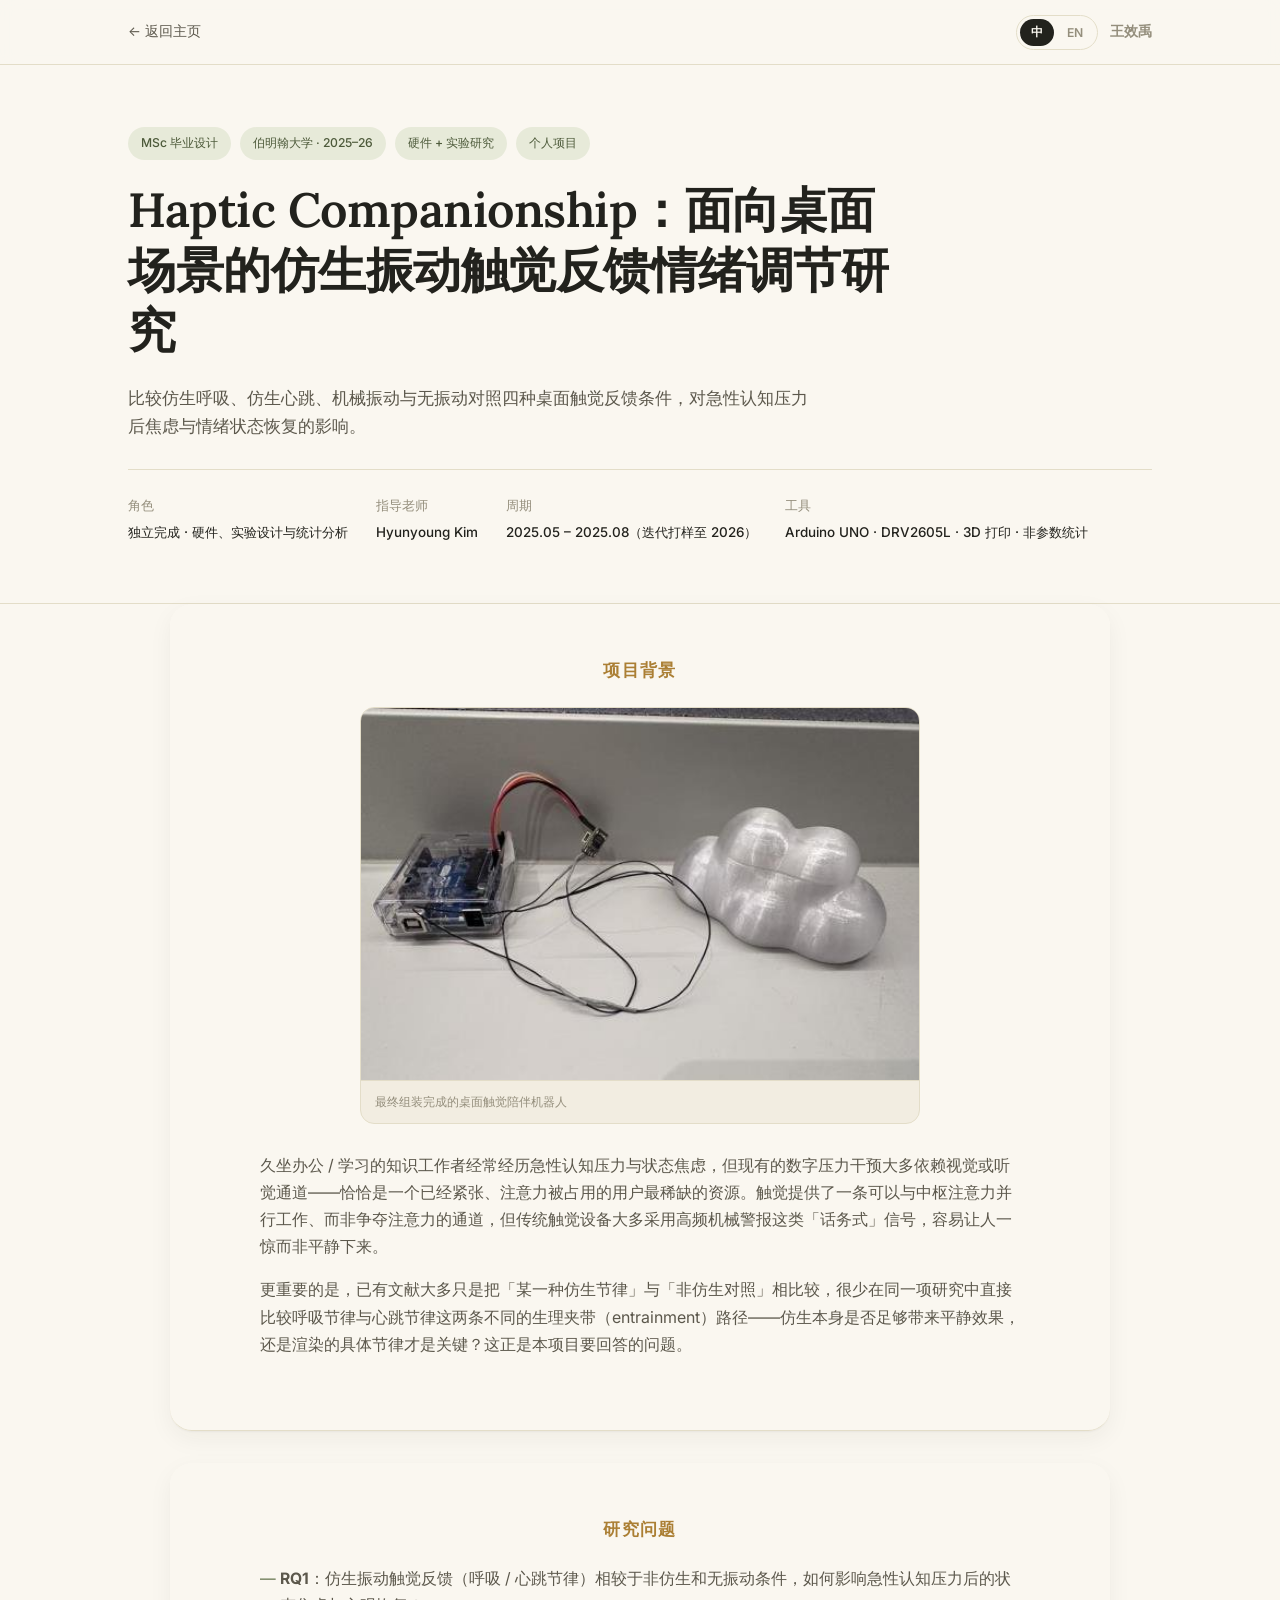
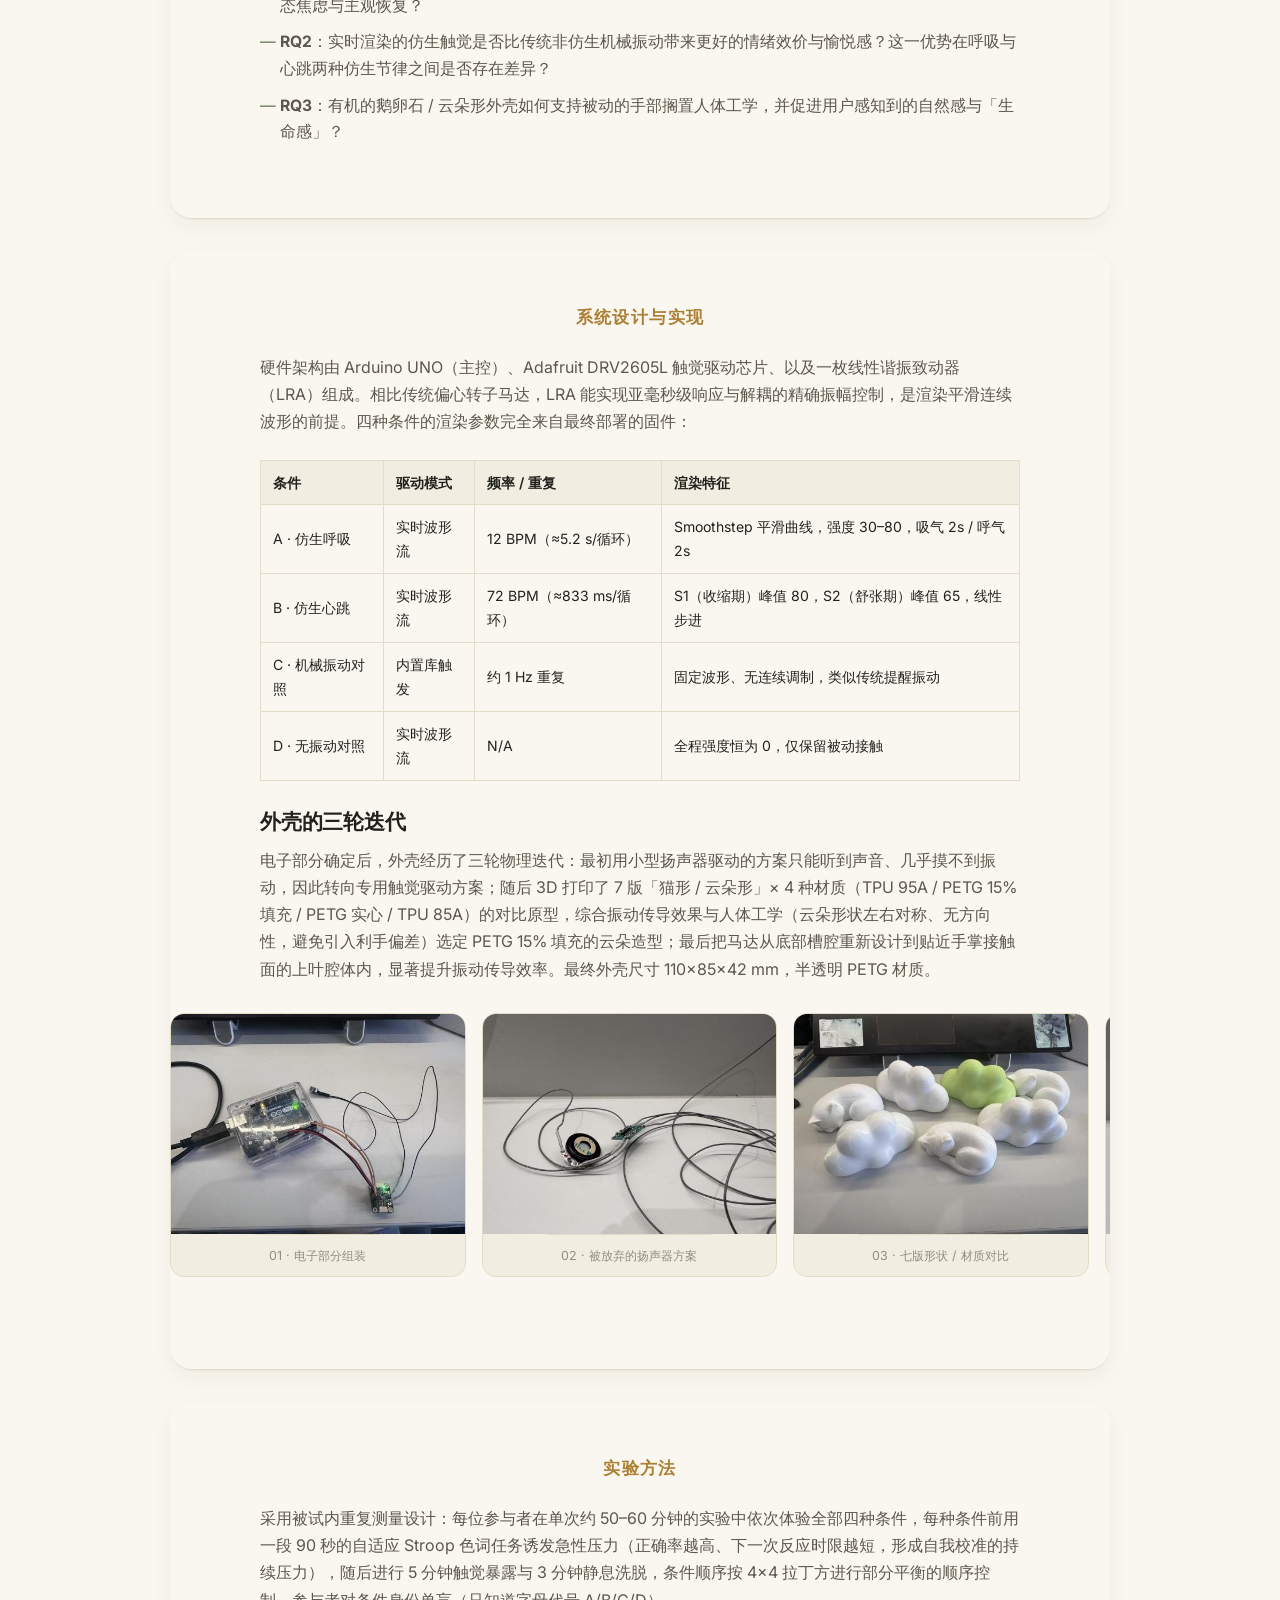
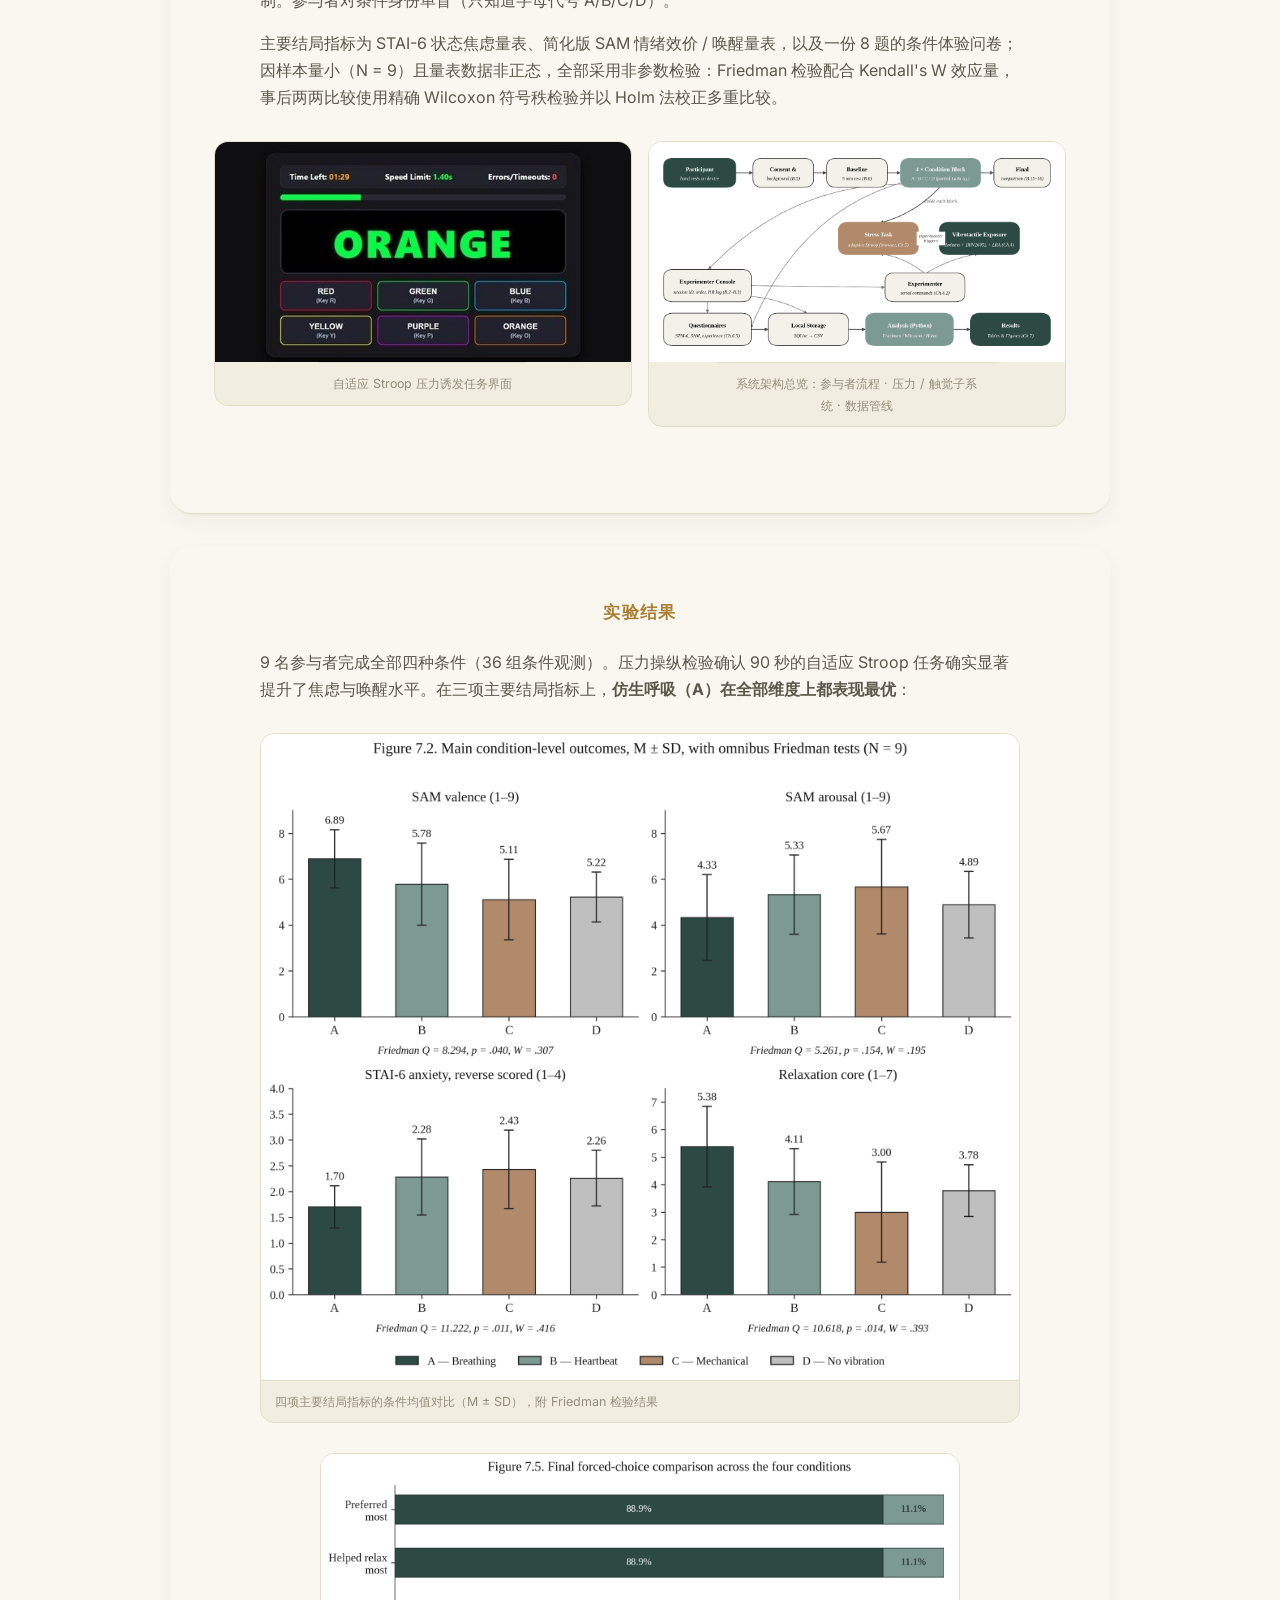
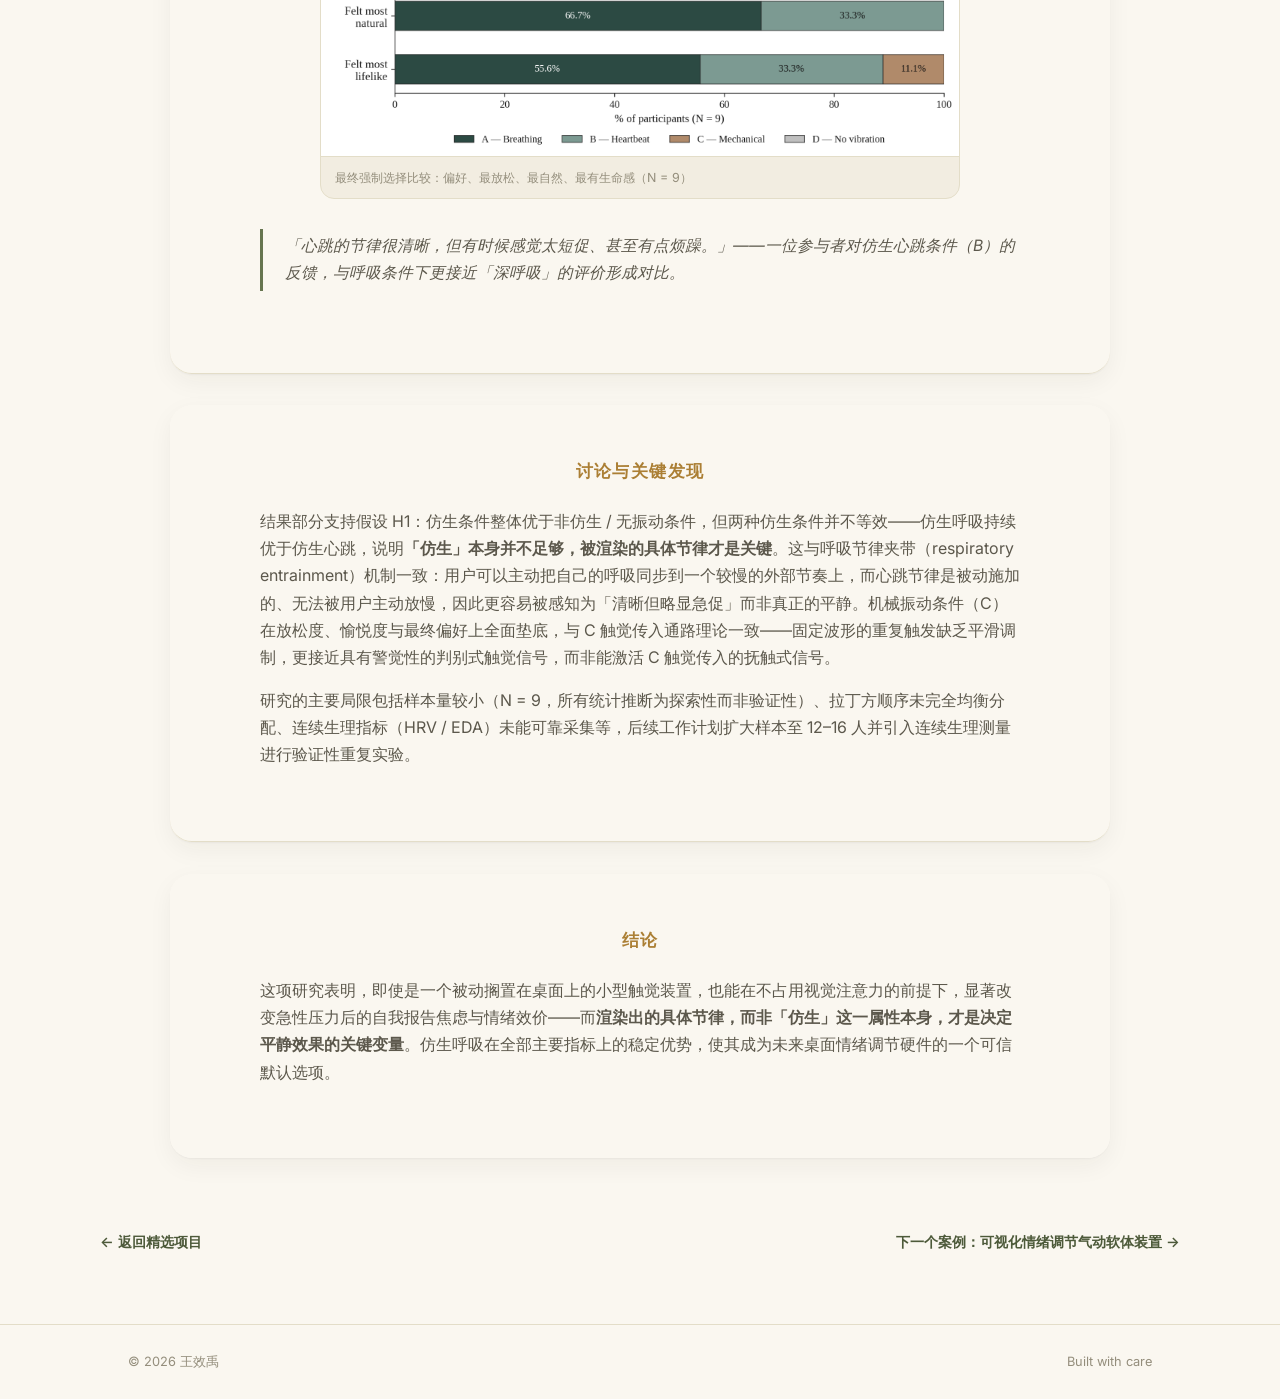
<file: projects/haptic-companionship.html>
<!DOCTYPE html>
<html lang="zh-CN">
<head>
<meta charset="UTF-8">
<meta name="viewport" content="width=device-width, initial-scale=1.0">
<title data-i18n="haptic.meta.title">Haptic Companionship：桌面触觉陪伴机器人 — 王效禹</title>
<meta name="description" data-i18n-attr="content:haptic.meta.description" content="MSc 毕业设计：一款仿生振动触觉反馈桌面陪伴机器人，比较四种触觉条件对急性压力恢复的影响。">
<link rel="preconnect" href="https://fonts.googleapis.com">
<link rel="preconnect" href="https://fonts.gstatic.com" crossorigin>
<link rel="stylesheet" href="https://fonts.googleapis.com/css2?family=Lora:ital,wght@0,400;0,500;0,600;1,400&family=Inter:wght@400;500;600;700&display=swap">
<link rel="stylesheet" href="../css/style.css">
</head>
<body>
<canvas id="ink-canvas" aria-hidden="true"></canvas>

<nav class="site-nav">
  <div class="wrap">
    <a href="../index.html#projects" class="nav-back" data-i18n="common.backToHome">← 返回主页</a>
    <div class="nav-actions">
      <div class="lang-switch" role="group" aria-label="Language">
        <button type="button" data-lang-btn="zh" class="is-active">中</button>
        <button type="button" data-lang-btn="en">EN</button>
      </div>
      <span class="nav-name" style="font-size:.85rem;color:var(--ink-faint);" data-i18n="common.name">王效禹</span>
    </div>
  </div>
</nav>

<header class="project-hero">
  <div class="wrap">
    <div class="tags">
      <span data-i18n="home.spotlight.tag1">MSc 毕业设计</span>
      <span data-i18n="home.spotlight.tag2">伯明翰大学 · 2025–26</span>
      <span data-i18n="home.spotlight.tag4">硬件 + 实验研究</span>
      <span data-i18n="haptic.tagSolo">个人项目</span>
    </div>
    <h1 data-i18n="home.spotlight.cardTitle">Haptic Companionship：面向桌面场景的仿生振动触觉反馈情绪调节研究</h1>
    <p class="subtitle" data-i18n="haptic.subtitle">比较仿生呼吸、仿生心跳、机械振动与无振动对照四种桌面触觉反馈条件，对急性认知压力后焦虑与情绪状态恢复的影响。</p>
    <div class="meta-row">
      <div><span class="meta-label" data-i18n="common.metaRole">角色</span><span class="meta-value" data-i18n="haptic.metaRoleVal">独立完成 · 硬件、实验设计与统计分析</span></div>
      <div><span class="meta-label" data-i18n="common.metaSupervisor">指导老师</span><span class="meta-value">Hyunyoung Kim</span></div>
      <div><span class="meta-label" data-i18n="common.metaTimeline">周期</span><span class="meta-value" data-i18n="haptic.metaTimelineVal">2025.05 – 2025.08（迭代打样至 2026）</span></div>
      <div><span class="meta-label" data-i18n="common.metaTools">工具</span><span class="meta-value">Arduino UNO · DRV2605L · 3D 打印 · <span data-i18n="haptic.metaToolsVal">非参数统计</span></span></div>
    </div>
  </div>
</header>

<section class="pj-section">
  <div class="wrap">
    <h2 data-i18n="common.headingBackground">项目背景</h2>
    <div class="pj-body">
      <figure class="figure reveal" style="max-width:560px;margin:0 auto 28px;">
        <img src="../assets/img/haptic/hw-07-final-assembled.jpg" alt="最终组装完成的桌面触觉陪伴机器人：半透明云朵形外壳、Arduino UNO 与 DRV2605L 驱动板">
        <figcaption data-i18n="haptic.heroCap">最终组装完成的桌面触觉陪伴机器人</figcaption>
      </figure>
      <p data-i18n="haptic.bg.p1">久坐办公 / 学习的知识工作者经常经历急性认知压力与状态焦虑，但现有的数字压力干预大多依赖视觉或听觉通道——恰恰是一个已经紧张、注意力被占用的用户最稀缺的资源。触觉提供了一条可以与中枢注意力并行工作、而非争夺注意力的通道，但传统触觉设备大多采用高频机械警报这类「话务式」信号，容易让人一惊而非平静下来。</p>
      <p data-i18n="haptic.bg.p2">更重要的是，已有文献大多只是把「某一种仿生节律」与「非仿生对照」相比较，很少在同一项研究中直接比较呼吸节律与心跳节律这两条不同的生理夹带（entrainment）路径——仿生本身是否足够带来平静效果，还是渲染的具体节律才是关键？这正是本项目要回答的问题。</p>
    </div>
  </div>
</section>

<section class="pj-section">
  <div class="wrap">
    <h2 data-i18n="haptic.heading.rq">研究问题</h2>
    <div class="pj-body">
      <ul>
        <li data-i18n="haptic.rq1"><strong>RQ1</strong>：仿生振动触觉反馈（呼吸 / 心跳节律）相较于非仿生和无振动条件，如何影响急性认知压力后的状态焦虑与主观恢复？</li>
        <li data-i18n="haptic.rq2"><strong>RQ2</strong>：实时渲染的仿生触觉是否比传统非仿生机械振动带来更好的情绪效价与愉悦感？这一优势在呼吸与心跳两种仿生节律之间是否存在差异？</li>
        <li data-i18n="haptic.rq3"><strong>RQ3</strong>：有机的鹅卵石 / 云朵形外壳如何支持被动的手部搁置人体工学，并促进用户感知到的自然感与「生命感」？</li>
      </ul>
    </div>
  </div>
</section>

<section class="pj-section">
  <div class="wrap">
    <h2 data-i18n="haptic.heading.system">系统设计与实现</h2>
    <div class="pj-body">
      <p data-i18n="haptic.system.p1">硬件架构由 Arduino UNO（主控）、Adafruit DRV2605L 触觉驱动芯片、以及一枚线性谐振致动器（LRA）组成。相比传统偏心转子马达，LRA 能实现亚毫秒级响应与解耦的精确振幅控制，是渲染平滑连续波形的前提。四种条件的渲染参数完全来自最终部署的固件：</p>

      <table class="condition-table">
        <thead>
          <tr><th data-i18n="haptic.table.h1">条件</th><th data-i18n="haptic.table.h2">驱动模式</th><th data-i18n="haptic.table.h3">频率 / 重复</th><th data-i18n="haptic.table.h4">渲染特征</th></tr>
        </thead>
        <tbody>
          <tr><td data-i18n="haptic.table.r1c1">A · 仿生呼吸</td><td data-i18n="haptic.table.r1c2">实时波形流</td><td>12 BPM（≈5.2 s/<span data-i18n="haptic.table.cycle">循环</span>）</td><td data-i18n="haptic.table.r1c4">Smoothstep 平滑曲线，强度 30–80，吸气 2s / 呼气 2s</td></tr>
          <tr><td data-i18n="haptic.table.r2c1">B · 仿生心跳</td><td data-i18n="haptic.table.r1c2">实时波形流</td><td>72 BPM（≈833 ms/<span data-i18n="haptic.table.cycle">循环</span>）</td><td data-i18n="haptic.table.r2c4">S1（收缩期）峰值 80，S2（舒张期）峰值 65，线性步进</td></tr>
          <tr><td data-i18n="haptic.table.r3c1">C · 机械振动对照</td><td data-i18n="haptic.table.r3c2">内置库触发</td><td data-i18n="haptic.table.r3c3">约 1 Hz 重复</td><td data-i18n="haptic.table.r3c4">固定波形、无连续调制，类似传统提醒振动</td></tr>
          <tr><td data-i18n="haptic.table.r4c1">D · 无振动对照</td><td data-i18n="haptic.table.r1c2">实时波形流</td><td>N/A</td><td data-i18n="haptic.table.r4c4">全程强度恒为 0，仅保留被动接触</td></tr>
        </tbody>
      </table>

      <h3 data-i18n="haptic.heading.enclosure">外壳的三轮迭代</h3>
      <p data-i18n="haptic.enclosure.p1">电子部分确定后，外壳经历了三轮物理迭代：最初用小型扬声器驱动的方案只能听到声音、几乎摸不到振动，因此转向专用触觉驱动方案；随后 3D 打印了 7 版「猫形 / 云朵形」× 4 种材质（TPU 95A / PETG 15% 填充 / PETG 实心 / TPU 85A）的对比原型，综合振动传导效果与人体工学（云朵形状左右对称、无方向性，避免引入利手偏差）选定 PETG 15% 填充的云朵造型；最后把马达从底部槽腔重新设计到贴近手掌接触面的上叶腔体内，显著提升振动传导效率。最终外壳尺寸 110×85×42 mm，半透明 PETG 材质。</p>
    </div>

    <div class="img-grid-flow reveal">
      <figure class="figure">
        <img src="../assets/img/haptic/hw-01-electronics.jpg" alt="Arduino UNO、DRV2605L 驱动板与 LRA 马达的电子部分组装">
        <figcaption data-i18n="haptic.cap1">01 · 电子部分组装</figcaption>
      </figure>
      <figure class="figure">
        <img src="../assets/img/haptic/hw-02-speaker-concept.jpg" alt="早期用小型扬声器驱动的被放弃方案">
        <figcaption data-i18n="haptic.cap2">02 · 被放弃的扬声器方案</figcaption>
      </figure>
      <figure class="figure">
        <img src="../assets/img/haptic/hw-03-shape-variants.jpg" alt="七版猫形与云朵形状材质对比原型">
        <figcaption data-i18n="haptic.cap3">03 · 七版形状 / 材质对比</figcaption>
      </figure>
      <figure class="figure">
        <img src="../assets/img/haptic/hw-04-tpu-variant.jpg" alt="绿色 TPU 材质云朵造型原型，用于区分同色变体">
        <figcaption data-i18n="haptic.cap4">04 · TPU 材质变体（染色便于区分）</figcaption>
      </figure>
      <figure class="figure">
        <img src="../assets/img/haptic/hw-05-cross-section.jpg" alt="外壳底部槽腔截面对比">
        <figcaption data-i18n="haptic.cap5">05 · 底部槽腔截面对比</figcaption>
      </figure>
      <figure class="figure">
        <img src="../assets/img/haptic/hw-06-final-open.jpg" alt="打开的最终外壳，展示贴合手掌接触面的上叶马达腔体">
        <figcaption data-i18n="haptic.cap6">06 · 最终上叶腔体设计</figcaption>
      </figure>
      <figure class="figure">
        <img src="../assets/img/haptic/hw-07-final-assembled.jpg" alt="最终组装完成的完整系统">
        <figcaption data-i18n="haptic.cap7">07 · 最终组装完成</figcaption>
      </figure>
    </div>
  </div>
</section>

<section class="pj-section">
  <div class="wrap">
    <h2 data-i18n="haptic.heading.method">实验方法</h2>
    <div class="pj-body">
      <p data-i18n="haptic.method.p1">采用被试内重复测量设计：每位参与者在单次约 50–60 分钟的实验中依次体验全部四种条件，每种条件前用一段 90 秒的自适应 Stroop 色词任务诱发急性压力（正确率越高、下一次反应时限越短，形成自我校准的持续压力），随后进行 5 分钟触觉暴露与 3 分钟静息洗脱，条件顺序按 4×4 拉丁方进行部分平衡的顺序控制。参与者对条件身份单盲（只知道字母代号 A/B/C/D）。</p>
      <p data-i18n="haptic.method.p2">主要结局指标为 STAI-6 状态焦虑量表、简化版 SAM 情绪效价 / 唤醒量表，以及一份 8 题的条件体验问卷；因样本量小（N = 9）且量表数据非正态，全部采用非参数检验：Friedman 检验配合 Kendall's W 效应量，事后两两比较使用精确 Wilcoxon 符号秩检验并以 Holm 法校正多重比较。</p>
    </div>

    <div class="img-grid cols-2 reveal">
      <figure class="figure">
        <img src="../assets/img/haptic/stroop-task-ui.jpg" alt="自适应 Stroop 压力诱发任务界面截图，深色主题、颜色词冲突刺激">
        <figcaption data-i18n="haptic.cap8">自适应 Stroop 压力诱发任务界面</figcaption>
      </figure>
      <figure class="figure">
        <img src="../assets/img/haptic/system-architecture.png" alt="系统架构总览：参与者流程、实验者操作的压力与触觉子系统、数据管线">
        <figcaption data-i18n="haptic.cap9">系统架构总览：参与者流程 · 压力 / 触觉子系统 · 数据管线</figcaption>
      </figure>
    </div>
  </div>
</section>

<section class="pj-section">
  <div class="wrap">
    <h2 data-i18n="haptic.heading.results">实验结果</h2>
    <div class="pj-body">
      <p data-i18n="haptic.results.p1">9 名参与者完成全部四种条件（36 组条件观测）。压力操纵检验确认 90 秒的自适应 Stroop 任务确实显著提升了焦虑与唤醒水平。在三项主要结局指标上，<strong>仿生呼吸（A）在全部维度上都表现最优</strong>：</p>
    </div>

    <figure class="figure reveal" style="max-width:760px;margin:30px auto;">
      <img src="../assets/img/haptic/chart-main-outcomes.png" alt="四条件在 SAM 效价、SAM 唤醒、STAI-6 反向计分焦虑、放松核心指数上的均值与标准差柱状图，附 Friedman 检验结果">
      <figcaption data-i18n="haptic.cap10">四项主要结局指标的条件均值对比（M ± SD），附 Friedman 检验结果</figcaption>
    </figure>

    <figure class="figure reveal" style="max-width:640px;margin:30px auto;">
      <img src="../assets/img/haptic/chart-final-preference.png" alt="最终强制选择偏好率堆叠条形图，仿生呼吸在偏好、放松、自然感、生命感四项上均排名第一">
      <figcaption data-i18n="haptic.cap11">最终强制选择比较：偏好、最放松、最自然、最有生命感（N = 9）</figcaption>
    </figure>

    <div class="pj-body">
      <div class="quote-block" data-i18n="haptic.quote">「心跳的节律很清晰，但有时候感觉太短促、甚至有点烦躁。」——一位参与者对仿生心跳条件（B）的反馈，与呼吸条件下更接近「深呼吸」的评价形成对比。</div>
    </div>
  </div>
</section>

<section class="pj-section">
  <div class="wrap">
    <h2 data-i18n="haptic.heading.discussion">讨论与关键发现</h2>
    <div class="pj-body">
      <p data-i18n="haptic.discussion.p1">结果部分支持假设 H1：仿生条件整体优于非仿生 / 无振动条件，但两种仿生条件并不等效——仿生呼吸持续优于仿生心跳，说明<strong>「仿生」本身并不足够，被渲染的具体节律才是关键</strong>。这与呼吸节律夹带（respiratory entrainment）机制一致：用户可以主动把自己的呼吸同步到一个较慢的外部节奏上，而心跳节律是被动施加的、无法被用户主动放慢，因此更容易被感知为「清晰但略显急促」而非真正的平静。机械振动条件（C）在放松度、愉悦度与最终偏好上全面垫底，与 C 触觉传入通路理论一致——固定波形的重复触发缺乏平滑调制，更接近具有警觉性的判别式触觉信号，而非能激活 C 触觉传入的抚触式信号。</p>
      <p data-i18n="haptic.discussion.p2">研究的主要局限包括样本量较小（N = 9，所有统计推断为探索性而非验证性）、拉丁方顺序未完全均衡分配、连续生理指标（HRV / EDA）未能可靠采集等，后续工作计划扩大样本至 12–16 人并引入连续生理测量进行验证性重复实验。</p>
    </div>
  </div>
</section>

<section class="pj-section">
  <div class="wrap">
    <h2 data-i18n="haptic.heading.conclusion">结论</h2>
    <div class="pj-body">
      <p data-i18n="haptic.conclusion.p1">这项研究表明，即使是一个被动搁置在桌面上的小型触觉装置，也能在不占用视觉注意力的前提下，显著改变急性压力后的自我报告焦虑与情绪效价——而<strong>渲染出的具体节律，而非「仿生」这一属性本身，才是决定平静效果的关键变量</strong>。仿生呼吸在全部主要指标上的稳定优势，使其成为未来桌面情绪调节硬件的一个可信默认选项。</p>
    </div>
  </div>
</section>

<div class="wrap pj-nav">
  <a href="../index.html#projects" data-i18n="haptic.navBack">← 返回精选项目</a>
  <a href="emotion-regulation.html" data-i18n="haptic.navNext">下一个案例：可视化情绪调节气动软体装置 →</a>
</div>

<footer>
  <div class="wrap" style="display:flex;justify-content:space-between;flex-wrap:wrap;gap:10px;width:100%;">
    <span data-i18n="home.footer.copyright">© 2026 王效禹</span>
    <span>Built with care</span>
  </div>
</footer>

<script src="../js/i18n.js"></script>
<script src="../js/main.js"></script>
</body>
</html>
</file>
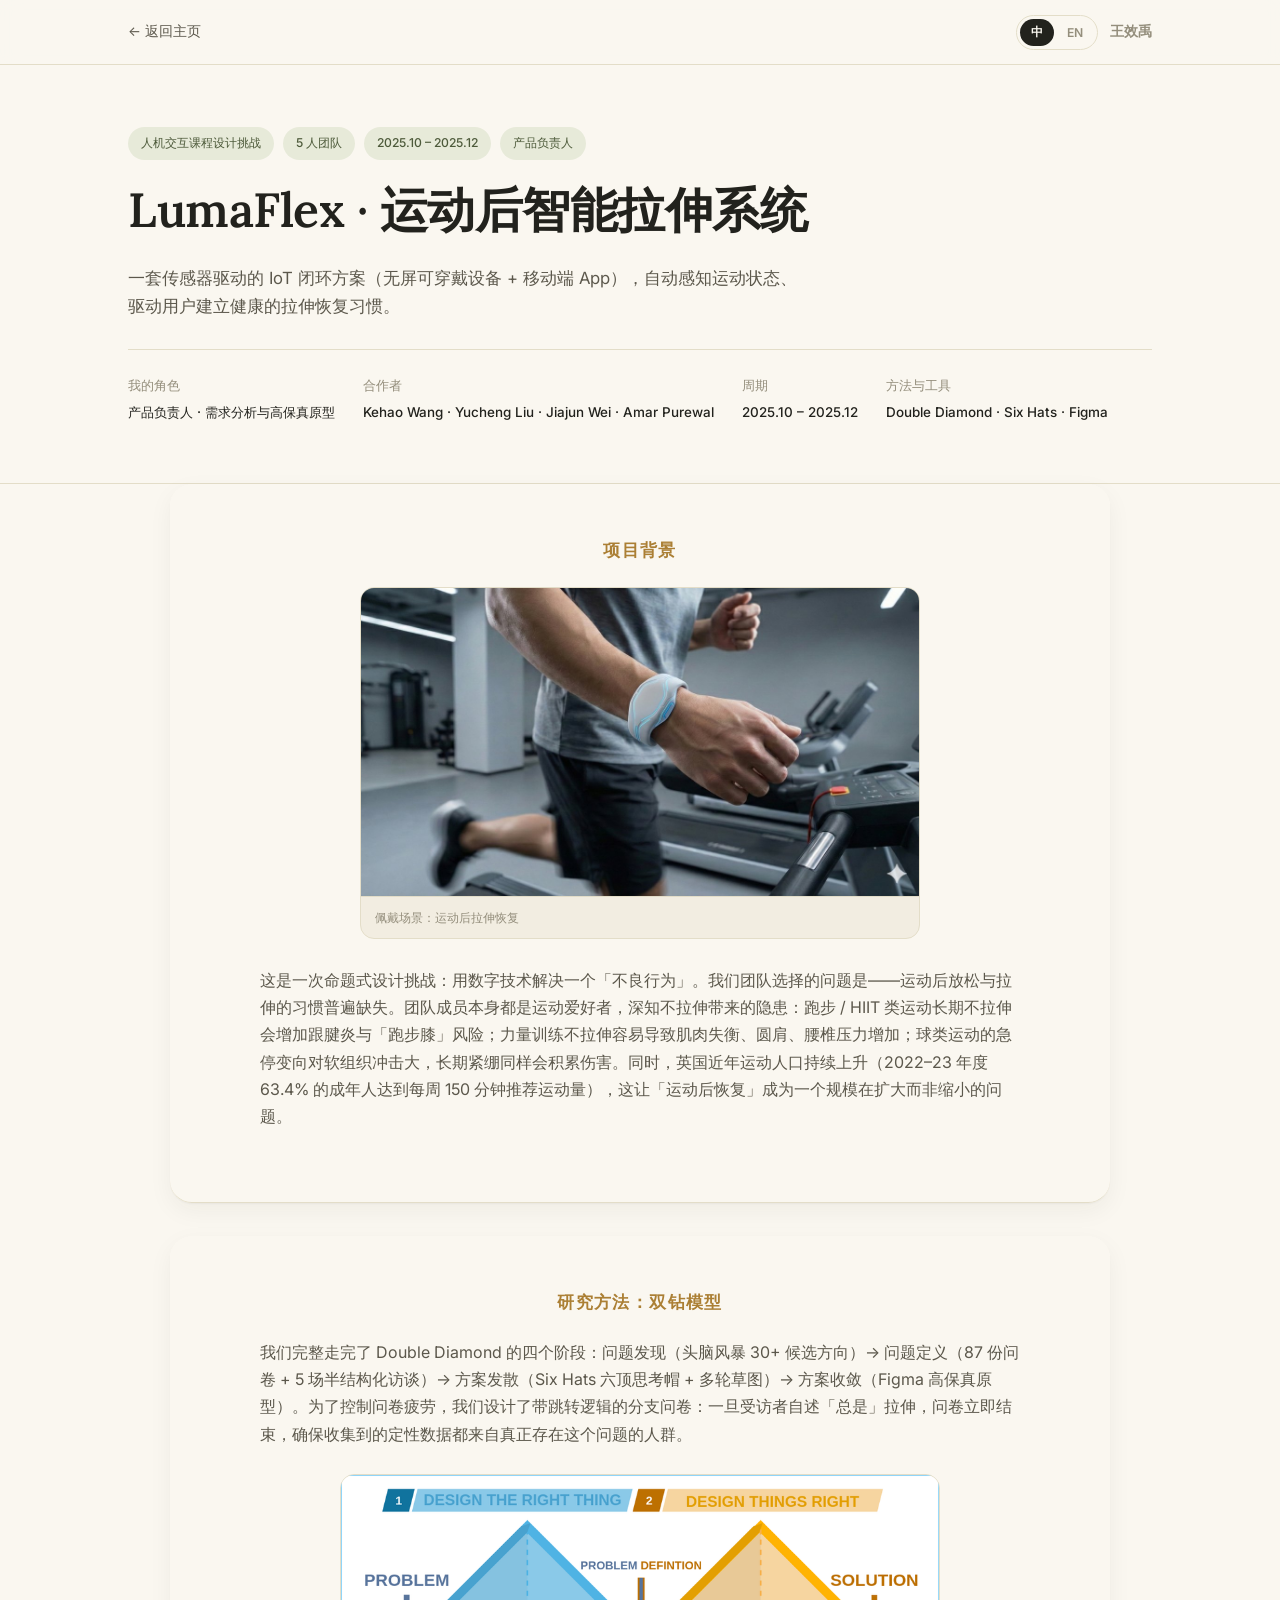
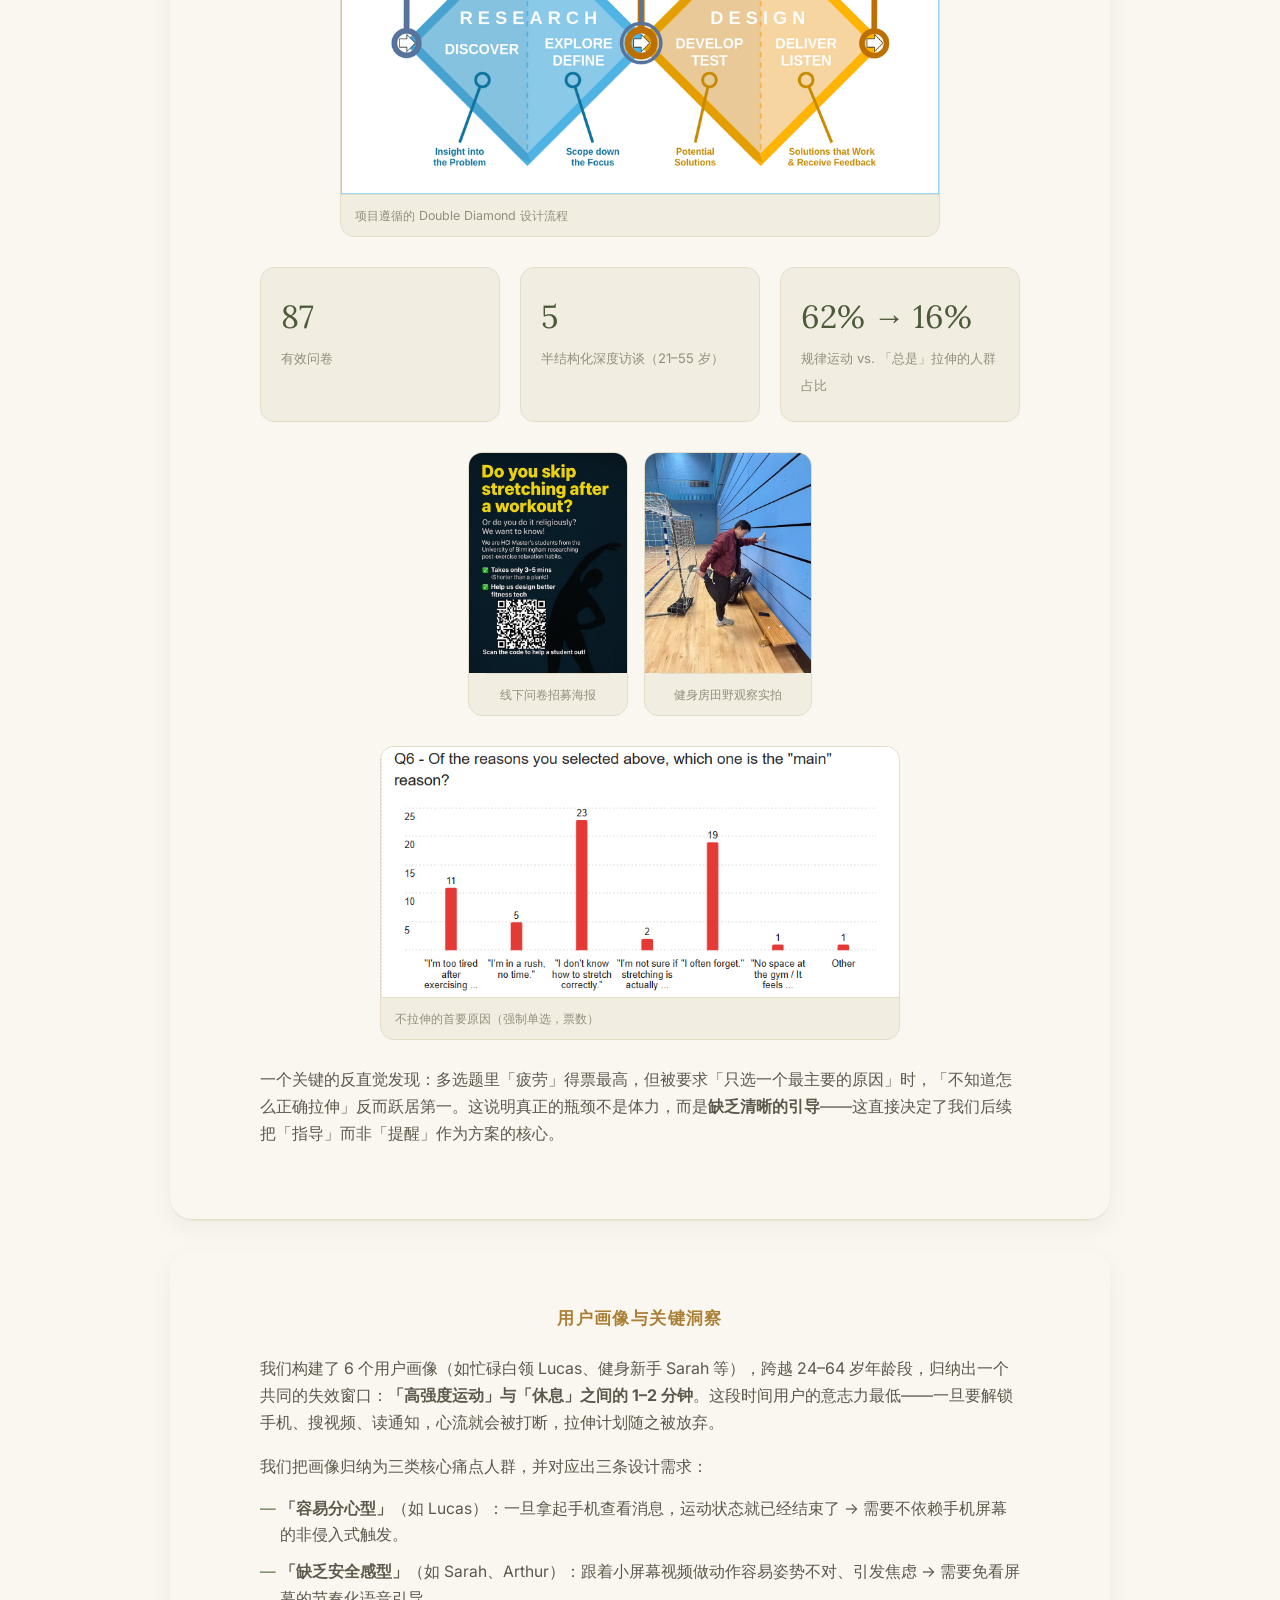
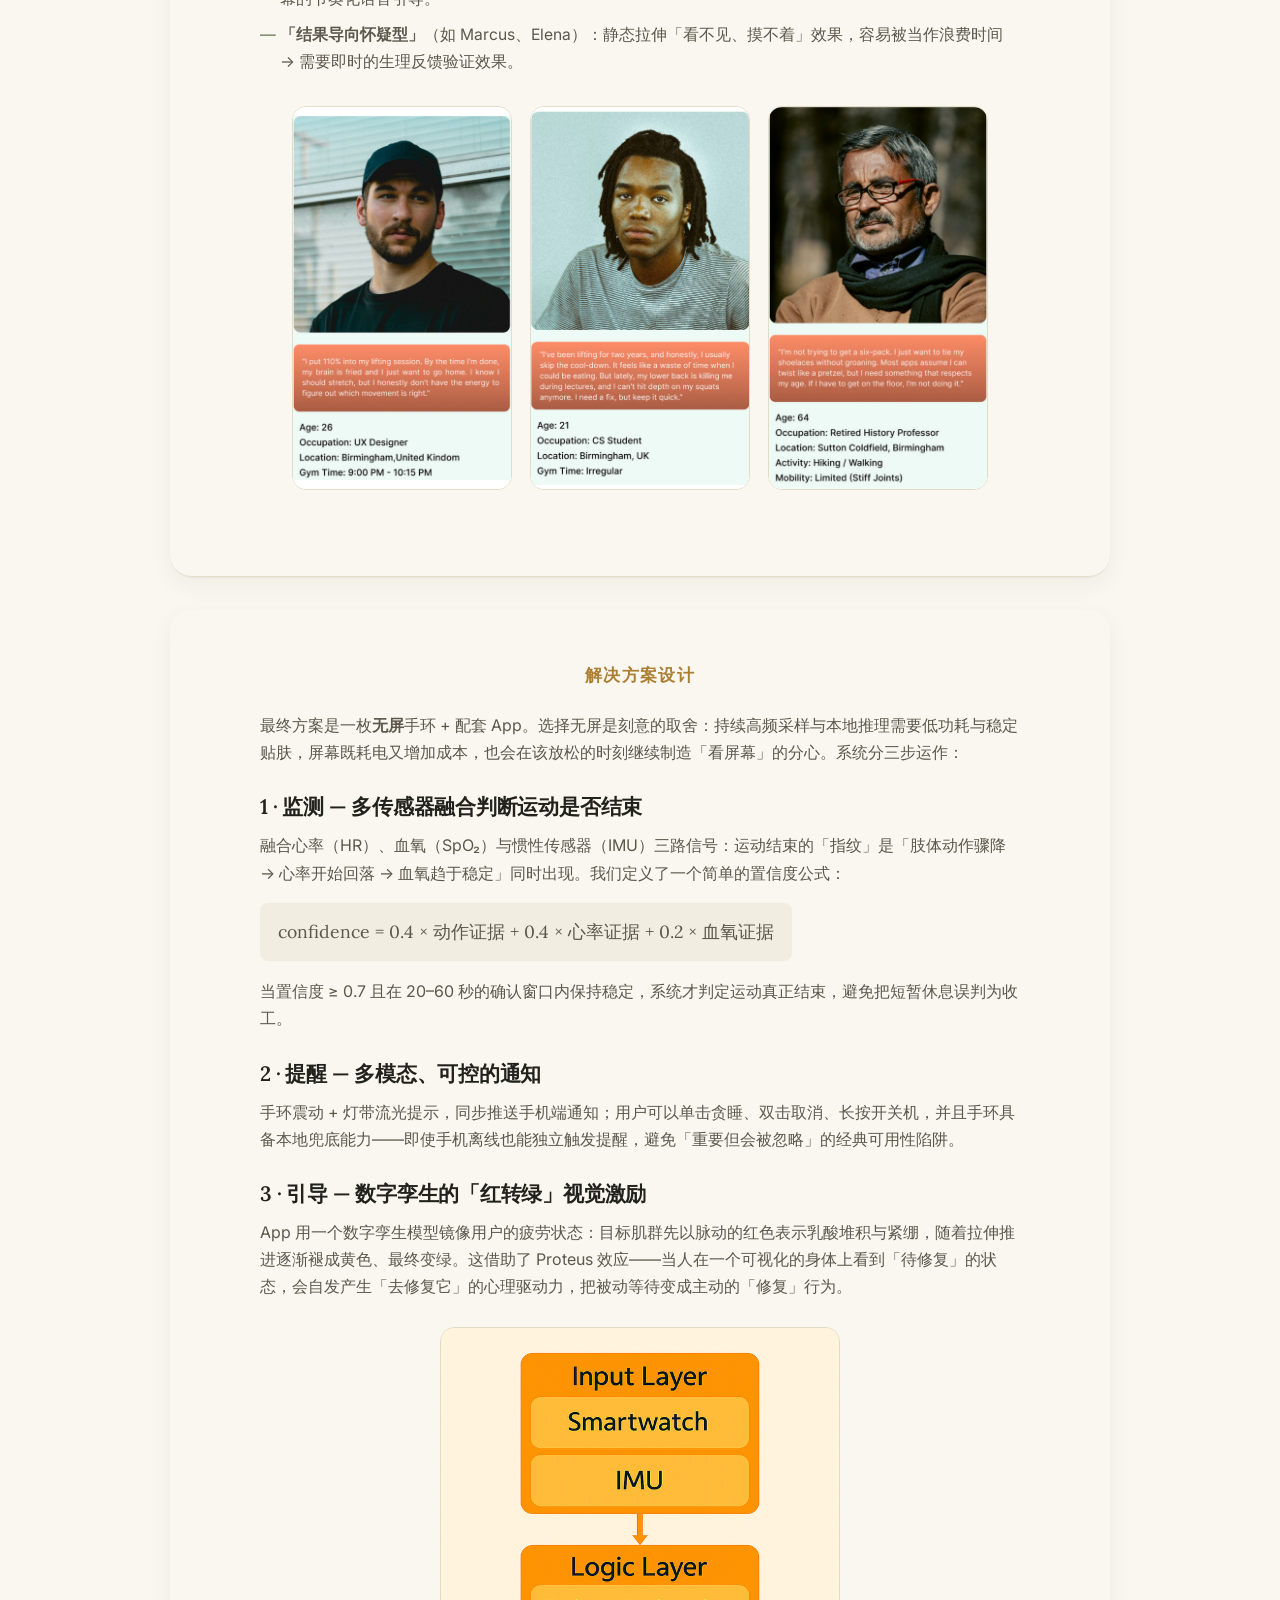
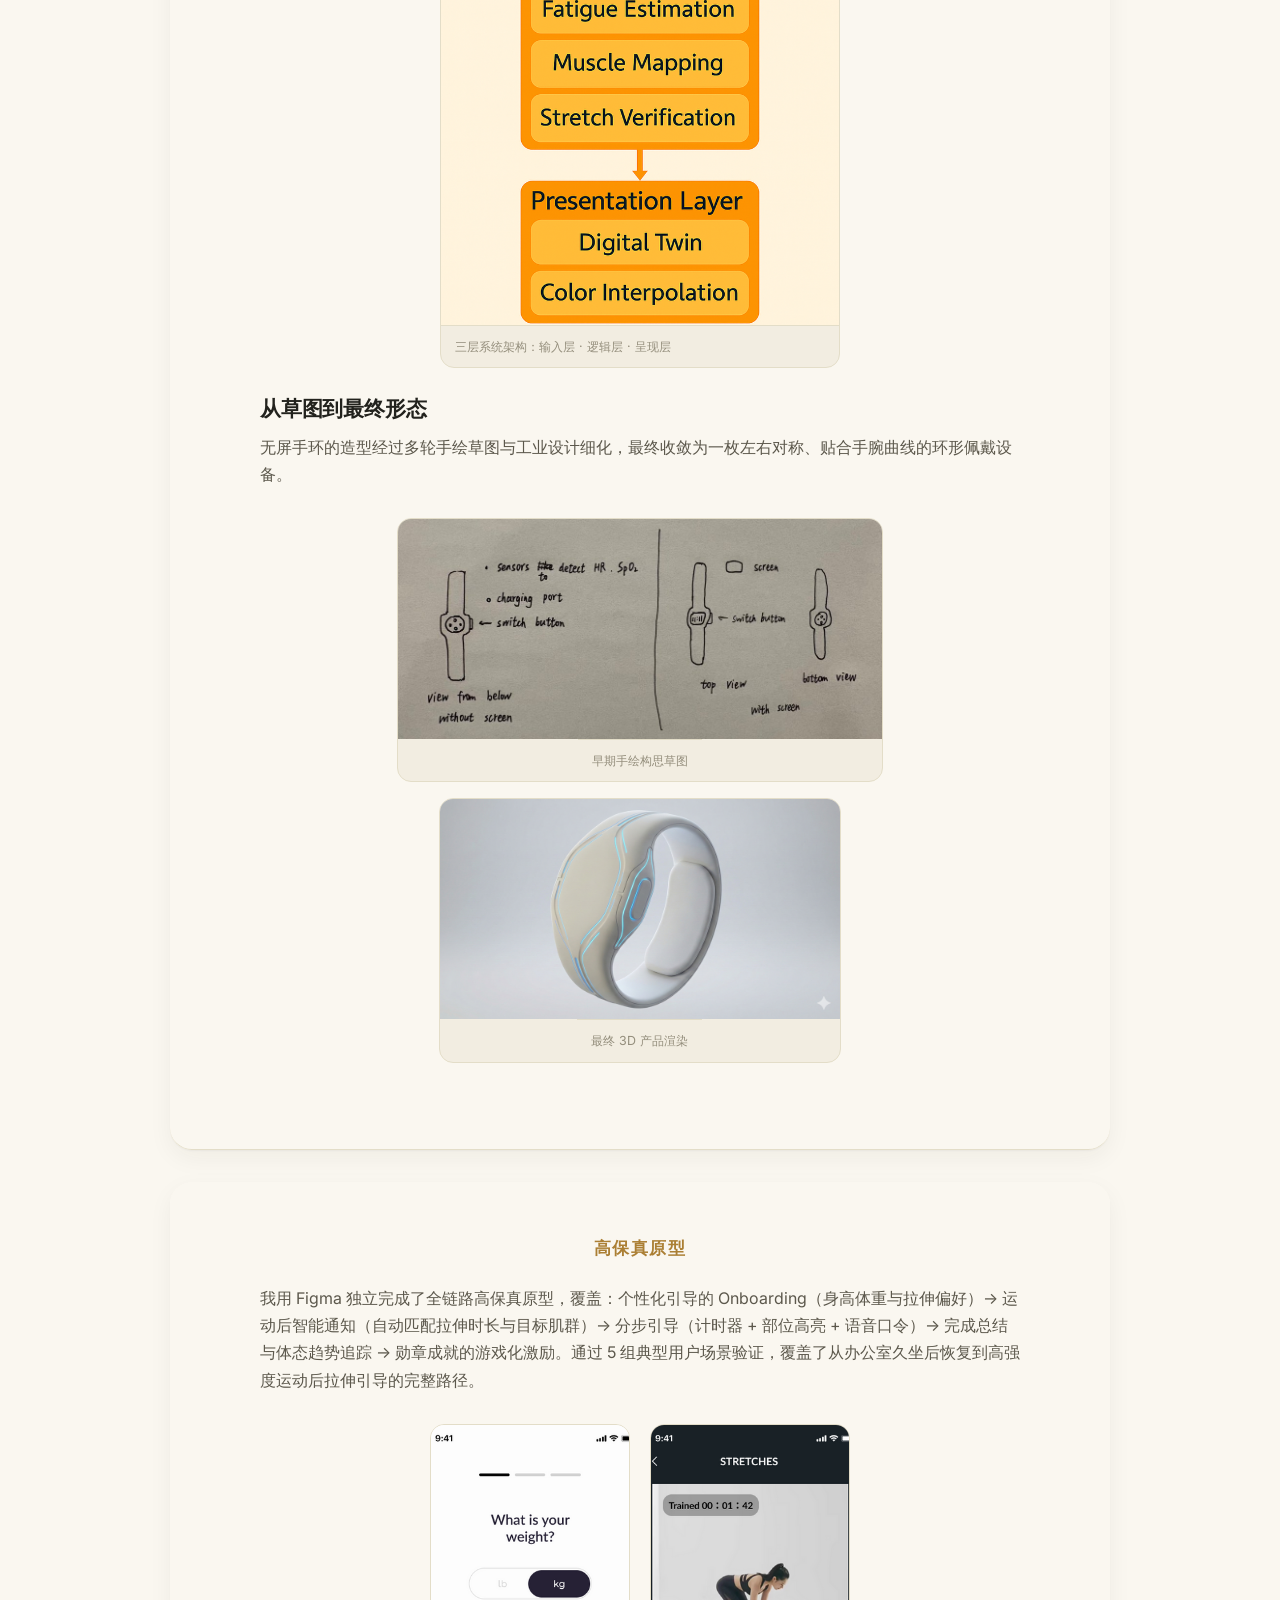
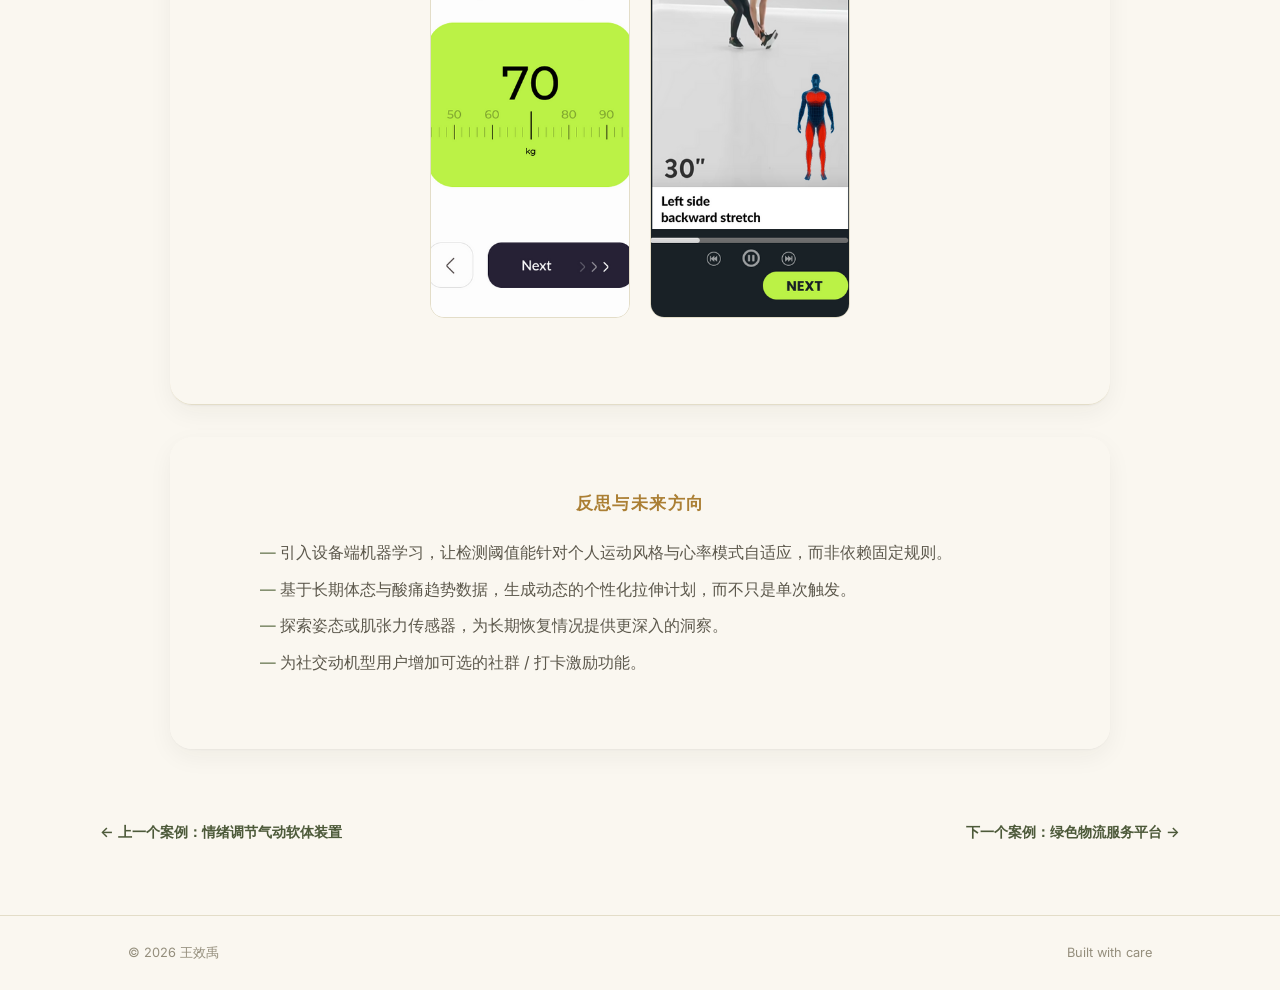
<file: projects/lumaflex.html>
<!DOCTYPE html>
<html lang="zh-CN">
<head>
<meta charset="UTF-8">
<meta name="viewport" content="width=device-width, initial-scale=1.0">
<title data-i18n="lumaflex.meta.title">LumaFlex · 运动后智能拉伸系统 — 王效禹</title>
<meta name="description" data-i18n-attr="content:lumaflex.meta.description" content="基于双钻模型的设计挑战：无屏可穿戴 + App，自动检测运动结束并引导个性化拉伸恢复。">
<link rel="preconnect" href="https://fonts.googleapis.com">
<link rel="preconnect" href="https://fonts.gstatic.com" crossorigin>
<link rel="stylesheet" href="https://fonts.googleapis.com/css2?family=Lora:ital,wght@0,400;0,500;0,600;1,400&family=Inter:wght@400;500;600;700&display=swap">
<link rel="stylesheet" href="../css/style.css">
</head>
<body>
<canvas id="ink-canvas" aria-hidden="true"></canvas>

<nav class="site-nav">
  <div class="wrap">
    <a href="../index.html#projects" class="nav-back" data-i18n="common.backToHome">← 返回主页</a>
    <div class="nav-actions">
      <div class="lang-switch" role="group" aria-label="Language">
        <button type="button" data-lang-btn="zh" class="is-active">中</button>
        <button type="button" data-lang-btn="en">EN</button>
      </div>
      <span class="nav-name" style="font-size:.85rem;color:var(--ink-faint);" data-i18n="common.name">王效禹</span>
    </div>
  </div>
</nav>

<header class="project-hero">
  <div class="wrap">
    <div class="tags">
      <span data-i18n="lumaflex.tag1">人机交互课程设计挑战</span>
      <span data-i18n="lumaflex.tag2">5 人团队</span>
      <span>2025.10 – 2025.12</span>
      <span data-i18n="home.projects.card2.kicker">产品负责人</span>
    </div>
    <h1>LumaFlex · <span data-i18n="home.projects.card2.titleSuffix">运动后智能拉伸系统</span></h1>
    <p class="subtitle" data-i18n="lumaflex.subtitle">一套传感器驱动的 IoT 闭环方案（无屏可穿戴设备 + 移动端 App），自动感知运动状态、驱动用户建立健康的拉伸恢复习惯。</p>
    <div class="meta-row">
      <div><span class="meta-label" data-i18n="pouch.metaRoleLabel">我的角色</span><span class="meta-value" data-i18n="lumaflex.metaRoleVal">产品负责人 · 需求分析与高保真原型</span></div>
      <div><span class="meta-label" data-i18n="common.metaCollaborators">合作者</span><span class="meta-value">Kehao Wang · Yucheng Liu · Jiajun Wei · Amar Purewal</span></div>
      <div><span class="meta-label" data-i18n="common.metaTimeline">周期</span><span class="meta-value">2025.10 – 2025.12</span></div>
      <div><span class="meta-label" data-i18n="lumaflex.metaMethodsLabel">方法与工具</span><span class="meta-value">Double Diamond · Six Hats · Figma</span></div>
    </div>
  </div>
</header>

<section class="pj-section">
  <div class="wrap">
    <h2 data-i18n="common.headingBackground">项目背景</h2>
    <div class="pj-body">
      <figure class="figure reveal" style="max-width:560px;margin:0 auto 28px;">
        <img src="../assets/img/lumaflex/hero-wearable.jpg" alt="佩戴智能手环运动的场景，呼应运动后拉伸恢复的主题">
        <figcaption data-i18n="lumaflex.heroCap">佩戴场景：运动后拉伸恢复</figcaption>
      </figure>
      <p data-i18n="lumaflex.bg.p1">这是一次命题式设计挑战：用数字技术解决一个「不良行为」。我们团队选择的问题是——运动后放松与拉伸的习惯普遍缺失。团队成员本身都是运动爱好者，深知不拉伸带来的隐患：跑步 / HIIT 类运动长期不拉伸会增加跟腱炎与「跑步膝」风险；力量训练不拉伸容易导致肌肉失衡、圆肩、腰椎压力增加；球类运动的急停变向对软组织冲击大，长期紧绷同样会积累伤害。同时，英国近年运动人口持续上升（2022–23 年度 63.4% 的成年人达到每周 150 分钟推荐运动量），这让「运动后恢复」成为一个规模在扩大而非缩小的问题。</p>
    </div>
  </div>
</section>

<section class="pj-section">
  <div class="wrap">
    <h2 data-i18n="lumaflex.heading.method">研究方法：双钻模型</h2>
    <div class="pj-body">
      <p data-i18n="lumaflex.method.p1">我们完整走完了 Double Diamond 的四个阶段：问题发现（头脑风暴 30+ 候选方向）→ 问题定义（87 份问卷 + 5 场半结构化访谈）→ 方案发散（Six Hats 六顶思考帽 + 多轮草图）→ 方案收敛（Figma 高保真原型）。为了控制问卷疲劳，我们设计了带跳转逻辑的分支问卷：一旦受访者自述「总是」拉伸，问卷立即结束，确保收集到的定性数据都来自真正存在这个问题的人群。</p>

      <figure class="figure reveal" style="max-width:600px;margin:26px auto;">
        <img src="../assets/img/lumaflex/double-diamond.png" alt="Double Diamond 双钻设计流程图，涵盖研究发现到方案收敛四个阶段">
        <figcaption data-i18n="lumaflex.cap1">项目遵循的 Double Diamond 设计流程</figcaption>
      </figure>

      <div class="stat-row">
        <div class="stat-box"><span class="num">87</span><span class="label" data-i18n="lumaflex.stat1">有效问卷</span></div>
        <div class="stat-box"><span class="num">5</span><span class="label" data-i18n="lumaflex.stat2">半结构化深度访谈（21–55 岁）</span></div>
        <div class="stat-box"><span class="num">62% → 16%</span><span class="label" data-i18n="lumaflex.stat3">规律运动 vs. 「总是」拉伸的人群占比</span></div>
      </div>

      <div class="img-grid cols-2 reveal">
        <figure class="figure">
          <img src="../assets/img/lumaflex/recruitment-poster.jpg" alt="线下招募海报：你运动后会跳过拉伸吗？">
          <figcaption data-i18n="lumaflex.cap2">线下问卷招募海报</figcaption>
        </figure>
        <figure class="figure">
          <img src="../assets/img/lumaflex/fieldwork-stretching.jpg" alt="健身房实地观察照片，记录用户拉伸行为">
          <figcaption data-i18n="lumaflex.cap3">健身房田野观察实拍</figcaption>
        </figure>
      </div>

      <figure class="figure reveal" style="max-width:520px;margin:26px auto;">
        <img src="../assets/img/lumaflex/chart-main-reason.png" alt="不拉伸的首要原因条形图：不知道怎么拉伸23票，经常忘记19票，太累了11票">
        <figcaption data-i18n="lumaflex.cap4">不拉伸的首要原因（强制单选，票数）</figcaption>
      </figure>
      <p data-i18n="lumaflex.method.p2">一个关键的反直觉发现：多选题里「疲劳」得票最高，但被要求「只选一个最主要的原因」时，「不知道怎么正确拉伸」反而跃居第一。这说明真正的瓶颈不是体力，而是<strong>缺乏清晰的引导</strong>——这直接决定了我们后续把「指导」而非「提醒」作为方案的核心。</p>
    </div>
  </div>
</section>

<section class="pj-section">
  <div class="wrap">
    <h2 data-i18n="lumaflex.heading.persona">用户画像与关键洞察</h2>
    <div class="pj-body">
      <p data-i18n="lumaflex.persona.p1">我们构建了 6 个用户画像（如忙碌白领 Lucas、健身新手 Sarah 等），跨越 24–64 岁年龄段，归纳出一个共同的失效窗口：<strong>「高强度运动」与「休息」之间的 1–2 分钟</strong>。这段时间用户的意志力最低——一旦要解锁手机、搜视频、读通知，心流就会被打断，拉伸计划随之被放弃。</p>
      <p data-i18n="lumaflex.persona.p2">我们把画像归纳为三类核心痛点人群，并对应出三条设计需求：</p>
      <ul>
        <li data-i18n="lumaflex.persona.li1"><strong>「容易分心型」</strong>（如 Lucas）：一旦拿起手机查看消息，运动状态就已经结束了 → 需要不依赖手机屏幕的非侵入式触发。</li>
        <li data-i18n="lumaflex.persona.li2"><strong>「缺乏安全感型」</strong>（如 Sarah、Arthur）：跟着小屏幕视频做动作容易姿势不对、引发焦虑 → 需要免看屏幕的节奏化语音引导。</li>
        <li data-i18n="lumaflex.persona.li3"><strong>「结果导向怀疑型」</strong>（如 Marcus、Elena）：静态拉伸「看不见、摸不着」效果，容易被当作浪费时间 → 需要即时的生理反馈验证效果。</li>
      </ul>

      <div class="persona-row reveal">
        <figure class="figure">
          <img src="../assets/img/lumaflex/persona-01.png" alt="用户画像：26岁UX设计师，容易分心型">
        </figure>
        <figure class="figure">
          <img src="../assets/img/lumaflex/persona-02.png" alt="用户画像：21岁计算机专业学生，缺乏安全感型">
        </figure>
        <figure class="figure">
          <img src="../assets/img/lumaflex/persona-03.png" alt="用户画像：64岁退休教授，行动不便与关节担忧">
        </figure>
      </div>
    </div>
  </div>
</section>

<section class="pj-section">
  <div class="wrap">
    <h2 data-i18n="lumaflex.heading.solution">解决方案设计</h2>
    <div class="pj-body">
      <p data-i18n="lumaflex.solution.p1">最终方案是一枚<strong>无屏</strong>手环 + 配套 App。选择无屏是刻意的取舍：持续高频采样与本地推理需要低功耗与稳定贴肤，屏幕既耗电又增加成本，也会在该放松的时刻继续制造「看屏幕」的分心。系统分三步运作：</p>
      <h3 data-i18n="lumaflex.heading.step1">1 · 监测 — 多传感器融合判断运动是否结束</h3>
      <p data-i18n="lumaflex.solution.p2">融合心率（HR）、血氧（SpO₂）与惯性传感器（IMU）三路信号：运动结束的「指纹」是「肢体动作骤降 → 心率开始回落 → 血氧趋于稳定」同时出现。我们定义了一个简单的置信度公式：</p>
      <p style="font-family:var(--serif);font-size:1.1rem;background:var(--bg-alt);padding:14px 18px;border-radius:var(--radius-s);display:inline-block;" data-i18n="lumaflex.formula">confidence = 0.4 × 动作证据 + 0.4 × 心率证据 + 0.2 × 血氧证据</p>
      <p data-i18n="lumaflex.solution.p3">当置信度 ≥ 0.7 且在 20–60 秒的确认窗口内保持稳定，系统才判定运动真正结束，避免把短暂休息误判为收工。</p>
      <h3 data-i18n="lumaflex.heading.step2">2 · 提醒 — 多模态、可控的通知</h3>
      <p data-i18n="lumaflex.solution.p4">手环震动 + 灯带流光提示，同步推送手机端通知；用户可以单击贪睡、双击取消、长按开关机，并且手环具备本地兜底能力——即使手机离线也能独立触发提醒，避免「重要但会被忽略」的经典可用性陷阱。</p>
      <h3 data-i18n="lumaflex.heading.step3">3 · 引导 — 数字孪生的「红转绿」视觉激励</h3>
      <p data-i18n="lumaflex.solution.p5">App 用一个数字孪生模型镜像用户的疲劳状态：目标肌群先以脉动的红色表示乳酸堆积与紧绷，随着拉伸推进逐渐褪成黄色、最终变绿。这借助了 Proteus 效应——当人在一个可视化的身体上看到「待修复」的状态，会自发产生「去修复它」的心理驱动力，把被动等待变成主动的「修复」行为。</p>

      <figure class="figure reveal" style="max-width:400px;margin:26px auto;">
        <img src="../assets/img/lumaflex/system-architecture.png" alt="三层系统架构图：输入层智能手表与IMU、逻辑层疲劳估计与部位映射、呈现层数字孪生与颜色插值">
        <figcaption data-i18n="lumaflex.cap5">三层系统架构：输入层 · 逻辑层 · 呈现层</figcaption>
      </figure>

      <h3 data-i18n="lumaflex.heading.sketch">从草图到最终形态</h3>
      <p data-i18n="lumaflex.sketch.p1">无屏手环的造型经过多轮手绘草图与工业设计细化，最终收敛为一枚左右对称、贴合手腕曲线的环形佩戴设备。</p>
      <div class="img-grid cols-2 reveal">
        <figure class="figure">
          <img src="../assets/img/lumaflex/sketch-early.jpg" alt="手绘草图：环形手环的充电口、腕带支撑与传感器位置构思">
          <figcaption data-i18n="lumaflex.cap6">早期手绘构思草图</figcaption>
        </figure>
        <figure class="figure">
          <img src="../assets/img/lumaflex/render-final.png" alt="最终环形手环的照片级3D渲染图">
          <figcaption data-i18n="lumaflex.cap7">最终 3D 产品渲染</figcaption>
        </figure>
      </div>
    </div>
  </div>
</section>

<section class="pj-section">
  <div class="wrap">
    <h2 data-i18n="lumaflex.heading.hifi">高保真原型</h2>
    <div class="pj-body">
      <p data-i18n="lumaflex.hifi.p1">我用 Figma 独立完成了全链路高保真原型，覆盖：个性化引导的 Onboarding（身高体重与拉伸偏好）→ 运动后智能通知（自动匹配拉伸时长与目标肌群）→ 分步引导（计时器 + 部位高亮 + 语音口令）→ 完成总结与体态趋势追踪 → 勋章成就的游戏化激励。通过 5 组典型用户场景验证，覆盖了从办公室久坐后恢复到高强度运动后拉伸引导的完整路径。</p>

      <div class="phone-row reveal">
        <figure class="figure">
          <img src="../assets/img/lumaflex/hifi-onboarding.png" alt="Onboarding 引导页面截图，输入体重信息">
          <figcaption data-i18n="lumaflex.cap8">Onboarding 个性化引导</figcaption>
        </figure>
        <figure class="figure">
          <img src="../assets/img/lumaflex/hifi-session.png" alt="拉伸引导会话截图：身体部位高亮与倒计时">
          <figcaption data-i18n="lumaflex.cap9">分步拉伸引导：部位高亮 + 计时</figcaption>
        </figure>
      </div>
    </div>
  </div>
</section>

<section class="pj-section">
  <div class="wrap">
    <h2 data-i18n="lumaflex.heading.future">反思与未来方向</h2>
    <div class="pj-body">
      <ul>
        <li data-i18n="lumaflex.future.li1">引入设备端机器学习，让检测阈值能针对个人运动风格与心率模式自适应，而非依赖固定规则。</li>
        <li data-i18n="lumaflex.future.li2">基于长期体态与酸痛趋势数据，生成动态的个性化拉伸计划，而不只是单次触发。</li>
        <li data-i18n="lumaflex.future.li3">探索姿态或肌张力传感器，为长期恢复情况提供更深入的洞察。</li>
        <li data-i18n="lumaflex.future.li4">为社交动机型用户增加可选的社群 / 打卡激励功能。</li>
      </ul>
    </div>
  </div>
</section>

<div class="wrap pj-nav">
  <a href="emotion-regulation.html" data-i18n="lumaflex.navBack">← 上一个案例：情绪调节气动软体装置</a>
  <a href="green-logistics.html" data-i18n="lumaflex.navNext">下一个案例：绿色物流服务平台 →</a>
</div>

<footer>
  <div class="wrap" style="display:flex;justify-content:space-between;flex-wrap:wrap;gap:10px;width:100%;">
    <span data-i18n="home.footer.copyright">© 2026 王效禹</span>
    <span>Built with care</span>
  </div>
</footer>

<script src="../js/i18n.js"></script>
<script src="../js/main.js"></script>
</body>
</html>
</file>
<file: css/style.css>
/* ==========================================================================
   王效禹 · 个人主页
   设计基调：浅色编辑感（参考 Devika Mukherjee 的站点结构）
   点缀细节：编号式导航 / 实时状态条 / 深色聚光卡片（参考 Mehrta Eslami 的站点）
   ========================================================================== */

:root {
  --serif: 'Lora', 'Songti SC', 'Noto Serif SC', Georgia, serif;
  --sans: 'Inter', 'PingFang SC', 'Microsoft YaHei', -apple-system, BlinkMacSystemFont, sans-serif;

  --bg: #faf7f0;
  --bg-alt: #f2ede1;
  --card-line: #e3ddc8;
  --ink: #22221d;
  --ink-soft: #5c584c;
  --ink-faint: #948e7c;

  --sage: #66754f;
  --sage-deep: #4d5a3a;
  --sage-light: #e7ead9;

  --gold: #ab7f34;
  --gold-light: #f1e4c8;

  --dark-bg: #17160f;
  --dark-card: #1e1c14;
  --dark-line: #3a3626;
  --dark-ink: #f4efe1;
  --dark-ink-soft: #bcb49b;

  --radius-s: 8px;
  --radius: 14px;
  --radius-l: 22px;
  --maxw: 1080px;
  --shadow-soft: 0 1px 2px rgba(34,34,29,0.04), 0 8px 24px rgba(34,34,29,0.05);
}

* { box-sizing: border-box; }
html {
  scroll-behavior: smooth;
  background: var(--bg); /* 触屏设备 / 关闭动效时的兜底底色 */
}

body {
  margin: 0;
  background: transparent; /* 让 #ink-canvas 的水波纹从底层透出来 */
  color: var(--ink);
  font-family: var(--sans);
  font-size: 16px;
  line-height: 1.7;
  -webkit-font-smoothing: antialiased;
}

#ink-canvas {
  position: fixed;
  inset: 0;
  z-index: 0;
  pointer-events: none;
}

h1, h2, h3, h4 {
  font-family: var(--serif);
  font-weight: 600;
  line-height: 1.25;
  margin: 0 0 0.5em;
  letter-spacing: -0.01em;
}

p { margin: 0 0 1em; color: var(--ink-soft); }
a { color: inherit; text-decoration: none; }
img { max-width: 100%; display: block; }
ul { margin: 0; padding: 0; list-style: none; }

.wrap {
  max-width: var(--maxw);
  margin: 0 auto;
  padding: 0 28px;
}

/* ---------- 顶部导航 ---------- */
.site-nav {
  position: sticky;
  top: 0;
  z-index: 50;
  background: rgba(250, 247, 240, 0.86);
  backdrop-filter: blur(10px);
  border-bottom: 1px solid var(--card-line);
}
.site-nav .wrap {
  display: flex;
  align-items: center;
  justify-content: space-between;
  height: 64px;
}
.nav-name {
  font-family: var(--serif);
  font-weight: 600;
  font-size: 1.05rem;
  white-space: nowrap;
}
.nav-links {
  display: flex;
  gap: 26px;
  flex-wrap: wrap;
}
.nav-links a {
  font-size: 0.86rem;
  color: var(--ink-soft);
  display: inline-flex;
  align-items: baseline;
  gap: 5px;
  transition: color 0.15s ease;
  white-space: nowrap;
}
.nav-links a:hover { color: var(--sage-deep); }
.nav-links .num {
  font-family: var(--sans);
  font-size: 0.7rem;
  color: var(--gold);
  font-weight: 600;
  letter-spacing: 0.02em;
}
.nav-cta {
  border: 1px solid var(--ink);
  padding: 8px 16px;
  border-radius: 999px;
  font-size: 0.82rem;
  font-weight: 500;
  white-space: nowrap;
  transition: background 0.15s ease, color 0.15s ease;
}
.nav-cta:hover { background: var(--ink); color: var(--bg); }
.nav-back {
  font-size: 0.85rem;
  color: var(--ink-soft);
  display: inline-flex;
  align-items: center;
  gap: 6px;
}
.nav-back:hover { color: var(--sage-deep); }

@media (max-width: 760px) {
  .nav-links { display: none; }
}

.nav-actions { display: flex; align-items: center; gap: 12px; }

.lang-switch {
  display: inline-flex;
  border: 1px solid var(--card-line);
  border-radius: 999px;
  padding: 3px;
  gap: 2px;
  flex-shrink: 0;
}
.lang-switch button {
  font-family: var(--sans);
  font-size: 0.76rem;
  font-weight: 600;
  padding: 5px 11px;
  border-radius: 999px;
  color: var(--ink-faint);
  background: transparent;
  border: none;
  cursor: pointer;
  transition: background 0.15s ease, color 0.15s ease;
}
.lang-switch button.is-active {
  background: var(--ink);
  color: var(--bg);
}
.lang-switch button:not(.is-active):hover { color: var(--ink); }

/* ---------- 状态条 ---------- */
.status-bar {
  font-size: 0.82rem;
  color: var(--ink-faint);
  display: flex;
  flex-wrap: wrap;
  align-items: center;
  gap: 8px 18px;
  margin-bottom: 28px;
  font-family: var(--sans);
}
.status-bar .dot {
  width: 7px; height: 7px; border-radius: 50%;
  background: var(--sage);
  display: inline-block;
  box-shadow: 0 0 0 3px var(--sage-light);
}
.status-bar .typewriter::after {
  content: '';
  display: inline-block;
  width: 1px;
  height: 1em;
  background: var(--ink-faint);
  margin-left: 2px;
  vertical-align: -2px;
  animation: blink 1s steps(1) infinite;
}
@keyframes blink { 50% { opacity: 0; } }

/* ---------- Hero ---------- */
.hero {
  padding: 72px 0 56px;
}
.hero .eyebrow {
  font-size: 0.8rem;
  letter-spacing: 0.08em;
  color: var(--sage-deep);
  font-weight: 600;
  text-transform: uppercase;
  margin-bottom: 18px;
  display: block;
}
.hero h1 {
  font-size: clamp(2.6rem, 7vw, 5rem);
  letter-spacing: -0.02em;
  margin-bottom: 20px;
}
.hero .tagline {
  font-size: clamp(1.05rem, 2vw, 1.25rem);
  color: var(--ink-soft);
  max-width: 620px;
  margin-bottom: 28px;
}
.hero .tagline em { font-style: italic; color: var(--sage-deep); }

.badge-row {
  display: flex;
  flex-wrap: wrap;
  gap: 10px;
  margin-bottom: 30px;
}
.badge {
  font-size: 0.78rem;
  padding: 7px 14px;
  border-radius: 999px;
  background: var(--bg-alt);
  border: 1px solid var(--card-line);
  color: var(--ink-soft);
  font-weight: 500;
}
.badge.accent {
  background: var(--sage-light);
  border-color: var(--sage-light);
  color: var(--sage-deep);
}

.btn-row { display: flex; flex-wrap: wrap; gap: 14px; margin-bottom: 26px; }
.btn {
  display: inline-flex;
  align-items: center;
  gap: 8px;
  padding: 13px 22px;
  border-radius: 999px;
  font-size: 0.9rem;
  font-weight: 600;
  transition: transform 0.15s ease, background 0.15s ease, color .15s ease;
}
.btn-primary { background: var(--ink); color: var(--bg); }
.btn-primary:hover { background: var(--sage-deep); }
.btn-secondary { border: 1px solid var(--card-line); color: var(--ink); }
.btn-secondary:hover { border-color: var(--ink); }
.btn:active { transform: scale(0.97); }

.contact-line {
  font-size: 0.85rem;
  color: var(--ink-faint);
}
.contact-line a:hover { color: var(--sage-deep); }
.contact-line .sep { margin: 0 10px; color: var(--card-line); }

/* ---------- Section shell：悬浮卡片，让水波纹在卡片之间的缝隙里透出来 ---------- */
section {
  width: min(940px, calc(100% - 40px));
  margin: 0 auto 32px;
  padding: 48px;
  background: rgba(250, 247, 240, 0.97);
  border-radius: var(--radius-l);
  box-shadow: var(--shadow-soft);
  position: relative;
  z-index: 1;
}
section.alt { background: rgba(242, 237, 225, 0.97); }
section > .wrap { padding: 0; max-width: none; }
.hero, .project-hero { background: transparent; position: relative; z-index: 1; }
footer, .pj-nav { position: relative; z-index: 1; }

@media (max-width: 700px) {
  section { padding: 32px 24px; border-radius: var(--radius); margin-bottom: 22px; }
}

/* ---------- 卡片入场动效：翻转 / 上浮 ---------- */
.panel-spin, .panel-rise { will-change: opacity, transform; }
.panel-spin { opacity: 0; transform: perspective(1400px) rotateY(-360deg) scale(0.88); }
.panel-spin.in-view { animation: panelSpin360 1s cubic-bezier(0.34, 1.38, 0.64, 1) forwards; }
.panel-rise { opacity: 0; transform: translateY(52px) scale(0.96); }
.panel-rise.in-view { animation: panelRiseIn 0.8s cubic-bezier(0.23, 1, 0.32, 1) forwards; }

@keyframes panelSpin360 {
  0%   { opacity: 0; transform: perspective(1400px) rotateY(-360deg) scale(0.88); }
  55%  { opacity: 1; }
  100% { opacity: 1; transform: perspective(1400px) rotateY(0deg) scale(1); }
}
@keyframes panelRiseIn {
  0%   { opacity: 0; transform: translateY(52px) scale(0.96); }
  100% { opacity: 1; transform: translateY(0) scale(1); }
}
@media (prefers-reduced-motion: reduce) {
  .panel-spin, .panel-rise { opacity: 1; transform: none; animation: none; }
}
.section-head { max-width: 640px; margin-bottom: 46px; }
.section-head .eyebrow {
  font-size: 0.78rem;
  color: var(--gold);
  font-weight: 600;
  letter-spacing: 0.06em;
  text-transform: uppercase;
  display: flex;
  align-items: center;
  gap: 10px;
  margin-bottom: 14px;
}
.section-head .eyebrow::before {
  content: '';
  width: 22px; height: 1px;
  background: var(--gold);
  display: inline-block;
}
.section-head h2 { font-size: clamp(1.7rem, 3.4vw, 2.4rem); }
.section-head p { font-size: 1rem; }

/* ---------- About ---------- */
.about-grid {
  display: grid;
  grid-template-columns: 200px 1fr;
  gap: 48px;
  align-items: start;
}
.avatar {
  width: 168px; height: 168px;
  border-radius: 50%;
  background: linear-gradient(145deg, var(--sage-light), var(--bg-alt));
  border: 1px solid var(--card-line);
  display: flex; align-items: center; justify-content: center;
  font-family: var(--serif);
  font-size: 3.2rem;
  color: var(--sage-deep);
  overflow: hidden;
}
.avatar img { width: 100%; height: 100%; object-fit: cover; }
.skill-tags { display: flex; flex-wrap: wrap; gap: 9px; margin-top: 22px; }
.skill-tags span {
  font-size: 0.78rem;
  padding: 6px 12px;
  border: 1px solid var(--card-line);
  border-radius: 999px;
  color: var(--ink-soft);
}
@media (max-width: 700px) {
  .about-grid { grid-template-columns: 1fr; }
  .avatar { width: 120px; height: 120px; font-size: 2.4rem; }
}

/* ---------- Hub diagram (研究方向) ---------- */
.hub-wrap {
  display: grid;
  grid-template-columns: 1fr 1fr;
  gap: 40px;
  align-items: center;
}
.hub-list { display: flex; flex-direction: column; gap: 0; }
.hub-item {
  padding: 18px 0;
  border-bottom: 1px solid var(--card-line);
}
.hub-item:first-child { padding-top: 0; }
.hub-item h3 { font-size: 1.08rem; margin-bottom: 6px; }
.hub-item p { font-size: 0.92rem; margin: 0; }
.hub-diagram { display: flex; align-items: center; justify-content: center; }
.hub-diagram svg { width: 100%; height: auto; max-width: 440px; overflow: visible; }
@media (max-width: 820px) {
  .hub-wrap { grid-template-columns: 1fr; }
  .hub-diagram { order: -1; margin-bottom: 8px; }
}

/* 卫星环绕动效：外层 .orbit-spoke 绕圆心公转，
   内层 .orbit-counter 以相同角速度反向自转抵消公转角度，
   让文字始终沿圆周移动、但保持水平可读。 */
.orbit-spoke {
  transform-box: view-box;
  transform-origin: 220px 220px;
  animation: orbit-rotate 48s linear infinite;
}
.orbit-counter {
  transform-box: view-box;
  animation: orbit-counter-rotate 48s linear infinite;
}
@keyframes orbit-rotate {
  from { transform: rotate(0deg); }
  to { transform: rotate(360deg); }
}
@keyframes orbit-counter-rotate {
  from { transform: rotate(0deg); }
  to { transform: rotate(-360deg); }
}
@media (prefers-reduced-motion: reduce) {
  .orbit-spoke, .orbit-counter { animation: none; }
}

/* ---------- 代表性研究 · 深色聚光卡片 ---------- */
.spotlight-card {
  background: var(--dark-bg);
  color: var(--dark-ink);
  border-radius: var(--radius-l);
  padding: 46px 44px;
  box-shadow: var(--shadow-soft);
}
.spotlight-tags { display: flex; flex-wrap: wrap; gap: 9px; margin-bottom: 22px; }
.spotlight-tags span {
  font-size: 0.72rem;
  font-weight: 600;
  letter-spacing: 0.03em;
  padding: 6px 12px;
  border-radius: 999px;
  background: rgba(244,239,225,0.08);
  color: var(--dark-ink-soft);
  border: 1px solid var(--dark-line);
}
.spotlight-tags span.hl { background: var(--gold); color: #1c1508; border-color: var(--gold); }
.spotlight-card h3 {
  font-size: clamp(1.4rem, 3vw, 1.9rem);
  color: var(--dark-ink);
  margin-bottom: 12px;
}
.spotlight-card .byline {
  font-size: 0.88rem;
  color: var(--dark-ink-soft);
  margin-bottom: 20px;
  font-style: italic;
}
.spotlight-card p.desc { color: #d9d3bf; font-size: 0.98rem; max-width: 680px; }
.spotlight-stats {
  display: grid;
  grid-template-columns: repeat(4, 1fr);
  gap: 18px;
  margin: 30px 0 32px;
  padding-top: 26px;
  border-top: 1px solid var(--dark-line);
}
.spotlight-stats .stat-num {
  font-family: var(--serif);
  font-size: 1.7rem;
  color: var(--gold-light);
  display: block;
}
.spotlight-stats .stat-label {
  font-size: 0.76rem;
  color: var(--dark-ink-soft);
}
.spotlight-actions { display: flex; flex-wrap: wrap; gap: 14px; align-items: center; }
.btn-dark {
  background: var(--gold-light);
  color: #1c1508;
  padding: 12px 22px;
  border-radius: 999px;
  font-weight: 600;
  font-size: 0.88rem;
}
.btn-dark:hover { background: #fff; }
.btn-ghost-dark {
  color: var(--dark-ink-soft);
  font-size: 0.85rem;
  border-bottom: 1px dotted var(--dark-line);
}
@media (max-width: 700px) {
  .spotlight-card { padding: 32px 24px; }
  .spotlight-stats { grid-template-columns: repeat(2, 1fr); }
}

/* ---------- 项目网格 ---------- */
.project-grid {
  display: grid;
  grid-template-columns: repeat(3, 1fr);
  gap: 26px;
}
.project-card {
  border: 1px solid var(--card-line);
  border-radius: var(--radius);
  padding: 28px 26px;
  background: var(--bg);
  display: flex;
  flex-direction: column;
  height: 100%;
  transition: border-color 0.15s ease, transform 0.15s ease;
}
.project-card:hover { border-color: var(--sage); transform: translateY(-3px); }
.project-card .kicker {
  font-size: 0.72rem;
  letter-spacing: 0.04em;
  text-transform: uppercase;
  color: var(--gold);
  font-weight: 600;
  margin-bottom: 12px;
}
.project-card h3 { font-size: 1.18rem; margin-bottom: 10px; }
.project-card p { font-size: 0.9rem; flex-grow: 1; }
.project-card .tags { display: flex; flex-wrap: wrap; gap: 7px; margin: 14px 0 16px; }
.project-card .tags span {
  font-size: 0.72rem;
  padding: 4px 10px;
  background: var(--bg-alt);
  border-radius: 999px;
  color: var(--ink-soft);
}
.project-card .go { font-size: 0.86rem; font-weight: 600; color: var(--sage-deep); }
@media (max-width: 900px) { .project-grid { grid-template-columns: 1fr; } }

/* ---------- 经历时间线 ---------- */
.timeline-group { margin-bottom: 46px; }
.timeline-group h3 {
  font-size: 0.82rem;
  text-transform: uppercase;
  letter-spacing: 0.06em;
  color: var(--ink-faint);
  margin-bottom: 22px;
  font-family: var(--sans);
  font-weight: 600;
}
.tl-item {
  display: grid;
  grid-template-columns: 160px 1fr;
  gap: 24px;
  padding: 22px 0;
  border-top: 1px solid var(--card-line);
}
.tl-item:last-child { border-bottom: 1px solid var(--card-line); }
.tl-date { font-size: 0.82rem; color: var(--ink-faint); padding-top: 3px; }
.tl-role { font-size: 1.05rem; margin-bottom: 3px; }
.tl-org { font-size: 0.88rem; color: var(--ink-faint); margin-bottom: 10px; }
.tl-item ul { margin-top: 10px; }
.tl-item li {
  font-size: 0.9rem;
  color: var(--ink-soft);
  padding-left: 16px;
  position: relative;
  margin-bottom: 7px;
}
.tl-item li::before {
  content: '·';
  position: absolute; left: 0; color: var(--sage);
  font-weight: 700;
}
@media (max-width: 640px) {
  .tl-item { grid-template-columns: 1fr; gap: 6px; }
}

/* ---------- Contact / Footer ---------- */
.contact-section h2 { font-size: clamp(2rem, 5vw, 3.1rem); max-width: 720px; }
.contact-grid {
  display: flex;
  flex-wrap: wrap;
  justify-content: space-between;
  align-items: flex-end;
  gap: 30px;
  margin-top: 40px;
}
.contact-details { font-size: 0.92rem; color: var(--ink-soft); line-height: 2; }
.contact-details a:hover { color: var(--sage-deep); }
footer {
  border-top: 1px solid var(--card-line);
  padding: 26px 0;
  font-size: 0.8rem;
  color: var(--ink-faint);
  display: flex;
  justify-content: space-between;
  flex-wrap: wrap;
  gap: 10px;
}

/* ---------- 滚动淡入 ---------- */
.reveal {
  opacity: 0;
  transform: translateY(18px);
  transition: opacity 0.7s ease, transform 0.7s ease;
}
.reveal.in { opacity: 1; transform: translateY(0); }

/* ==========================================================================
   项目详情页
   ========================================================================== */
.project-hero {
  padding: 40px 0 60px;
  border-bottom: 1px solid var(--card-line);
}
.project-hero .tags { display: flex; flex-wrap: wrap; gap: 9px; margin: 22px 0 20px; }
.project-hero .tags span {
  font-size: 0.76rem;
  padding: 6px 13px;
  border-radius: 999px;
  background: var(--sage-light);
  color: var(--sage-deep);
  font-weight: 500;
}
.project-hero h1 { font-size: clamp(1.9rem, 4.6vw, 3rem); max-width: 780px; }
.project-hero .subtitle { font-size: 1.05rem; color: var(--ink-soft); max-width: 680px; }
.meta-row {
  display: flex;
  flex-wrap: wrap;
  gap: 28px;
  margin-top: 28px;
  padding-top: 24px;
  border-top: 1px solid var(--card-line);
}
.meta-row div { font-size: 0.84rem; }
.meta-row .meta-label { color: var(--ink-faint); display: block; margin-bottom: 4px; }
.meta-row .meta-value { color: var(--ink); font-weight: 500; }

.pj-section { padding: 56px 0; border-bottom: 1px solid var(--card-line); }
.pj-section:last-of-type { border-bottom: none; }
.pj-section h2 {
  font-size: 1.05rem;
  text-align: center;
  text-transform: uppercase;
  letter-spacing: 0.08em;
  color: var(--gold);
  font-family: var(--sans);
  font-weight: 700;
  margin-bottom: 26px;
}
.pj-section h3 { font-size: 1.3rem; margin: 28px 0 12px; }
.pj-body { max-width: 760px; margin: 0 auto; }
.pj-body p { font-size: 1rem; }
.pj-body ul { margin: 16px 0; }
.pj-body li {
  font-size: 0.98rem;
  color: var(--ink-soft);
  padding-left: 20px;
  position: relative;
  margin-bottom: 10px;
}
.pj-body li::before { content: '—'; position: absolute; left: 0; color: var(--sage); }

.stat-row {
  display: grid;
  grid-template-columns: repeat(auto-fit, minmax(150px, 1fr));
  gap: 20px;
  margin: 30px 0;
}
.stat-box {
  border: 1px solid var(--card-line);
  border-radius: var(--radius);
  padding: 22px 20px;
  background: var(--bg-alt);
  transition: transform 0.25s ease, box-shadow 0.25s ease;
}
.stat-box:hover {
  transform: translateY(-6px);
  box-shadow: 0 18px 32px rgba(60, 48, 24, 0.16);
}
@media (prefers-reduced-motion: reduce) {
  .stat-box { transition: none; }
  .stat-box:hover { transform: none; }
}
.stat-box .num { font-family: var(--serif); font-size: 2rem; color: var(--sage-deep); display: block; }
.stat-box .label { font-size: 0.82rem; color: var(--ink-faint); margin-top: 4px; }

.compare-chart { margin: 30px 0; }
.compare-row { display: flex; align-items: center; gap: 16px; margin-bottom: 14px; }
.compare-row .cr-label { width: 130px; font-size: 0.85rem; color: var(--ink-soft); flex-shrink: 0; }
.compare-row .cr-bar-track { flex-grow: 1; background: var(--bg-alt); border-radius: 999px; height: 12px; overflow: hidden; }
.compare-row .cr-bar { height: 100%; border-radius: 999px; background: var(--sage); }
.compare-row .cr-bar.dim { background: var(--card-line); }
.compare-row .cr-val { width: 54px; text-align: right; font-size: 0.85rem; font-weight: 600; color: var(--ink); flex-shrink: 0; }

.condition-table {
  width: 100%;
  border-collapse: collapse;
  margin: 24px 0;
  font-size: 0.88rem;
}
.condition-table th, .condition-table td {
  border: 1px solid var(--card-line);
  padding: 10px 12px;
  text-align: left;
}
.condition-table th { background: var(--bg-alt); font-weight: 600; }
.condition-table td.best { color: var(--sage-deep); font-weight: 700; }

.quote-block {
  border-left: 3px solid var(--sage);
  padding: 4px 0 4px 22px;
  margin: 26px 0;
  font-style: italic;
  color: var(--ink-soft);
  font-size: 0.98rem;
}

.system-diagram { margin: 28px 0; }
.system-diagram svg { width: 100%; height: auto; }

.pj-nav {
  display: flex;
  justify-content: space-between;
  padding: 40px 0 70px;
  font-size: 0.9rem;
}
.pj-nav a { font-weight: 600; color: var(--sage-deep); }

@media (max-width: 700px) {
  .meta-row { gap: 18px; }
}

/* ---------- 项目图片画廊 ---------- */
.figure {
  margin: 0;
  background: var(--bg-alt);
  border: 1px solid var(--card-line);
  border-radius: var(--radius);
  overflow: hidden;
  transition: transform 0.25s ease, box-shadow 0.25s ease;
}
.figure:hover {
  transform: translateY(-6px);
  box-shadow: 0 18px 32px rgba(60, 48, 24, 0.16);
}
@media (prefers-reduced-motion: reduce) {
  .figure { transition: none; }
  .figure:hover { transform: none; }
}
.figure img {
  width: 100%;
  height: 100%;
  object-fit: cover;
  display: block;
}
.figure figcaption {
  font-size: 0.78rem;
  color: var(--ink-faint);
  padding: 10px 14px;
  border-top: 1px solid var(--card-line);
}

/* 齐高、不裁剪的"看齐画廊"布局：每张图按统一高度等比缩放，宽度顺其自然，
   宽图就宽、窄图就窄，超出一行自动换行——不强行按几列切图，也不会裁掉内容。 */
.img-grid {
  display: flex;
  flex-wrap: wrap;
  align-items: flex-start;
  justify-content: center;
  gap: 16px;
  margin: 30px 0;
}
.img-grid .figure {
  flex: 0 0 auto;
  display: flex;
  flex-direction: column;
  align-items: center;
  max-width: 100%;
}
.img-grid .figure img {
  width: auto;
  height: 220px;
  max-width: 100%;
  object-fit: contain;
  background: var(--bg-alt);
}
.img-grid .figure figcaption { text-align: center; max-width: 280px; }

.img-grid-flow {
  display: flex;
  gap: 16px;
  overflow-x: auto;
  margin: 30px 0;
  padding-bottom: 6px;
  scrollbar-width: thin;
}
.img-grid-flow .figure { flex: 0 0 auto; display: flex; flex-direction: column; align-items: center; }
.img-grid-flow .figure img { height: 220px; width: auto; max-width: 320px; object-fit: contain; background: var(--bg-alt); }

.phone-row {
  display: flex;
  gap: 20px;
  flex-wrap: wrap;
  justify-content: center;
  margin: 30px 0;
}
.phone-row .figure { width: 200px; flex: 0 0 auto; }
.phone-row .figure img { aspect-ratio: 351 / 760; object-fit: cover; }

.persona-row {
  display: flex;
  gap: 18px;
  flex-wrap: wrap;
  justify-content: center;
  margin: 30px 0;
}
.persona-row .figure { width: 220px; flex: 0 0 auto; }
.persona-row .figure img { aspect-ratio: auto; object-fit: contain; background: #fff; }

@media (max-width: 480px) {
  .img-grid .figure img,
  .img-grid-flow .figure img { height: 190px; }
}
</file>
